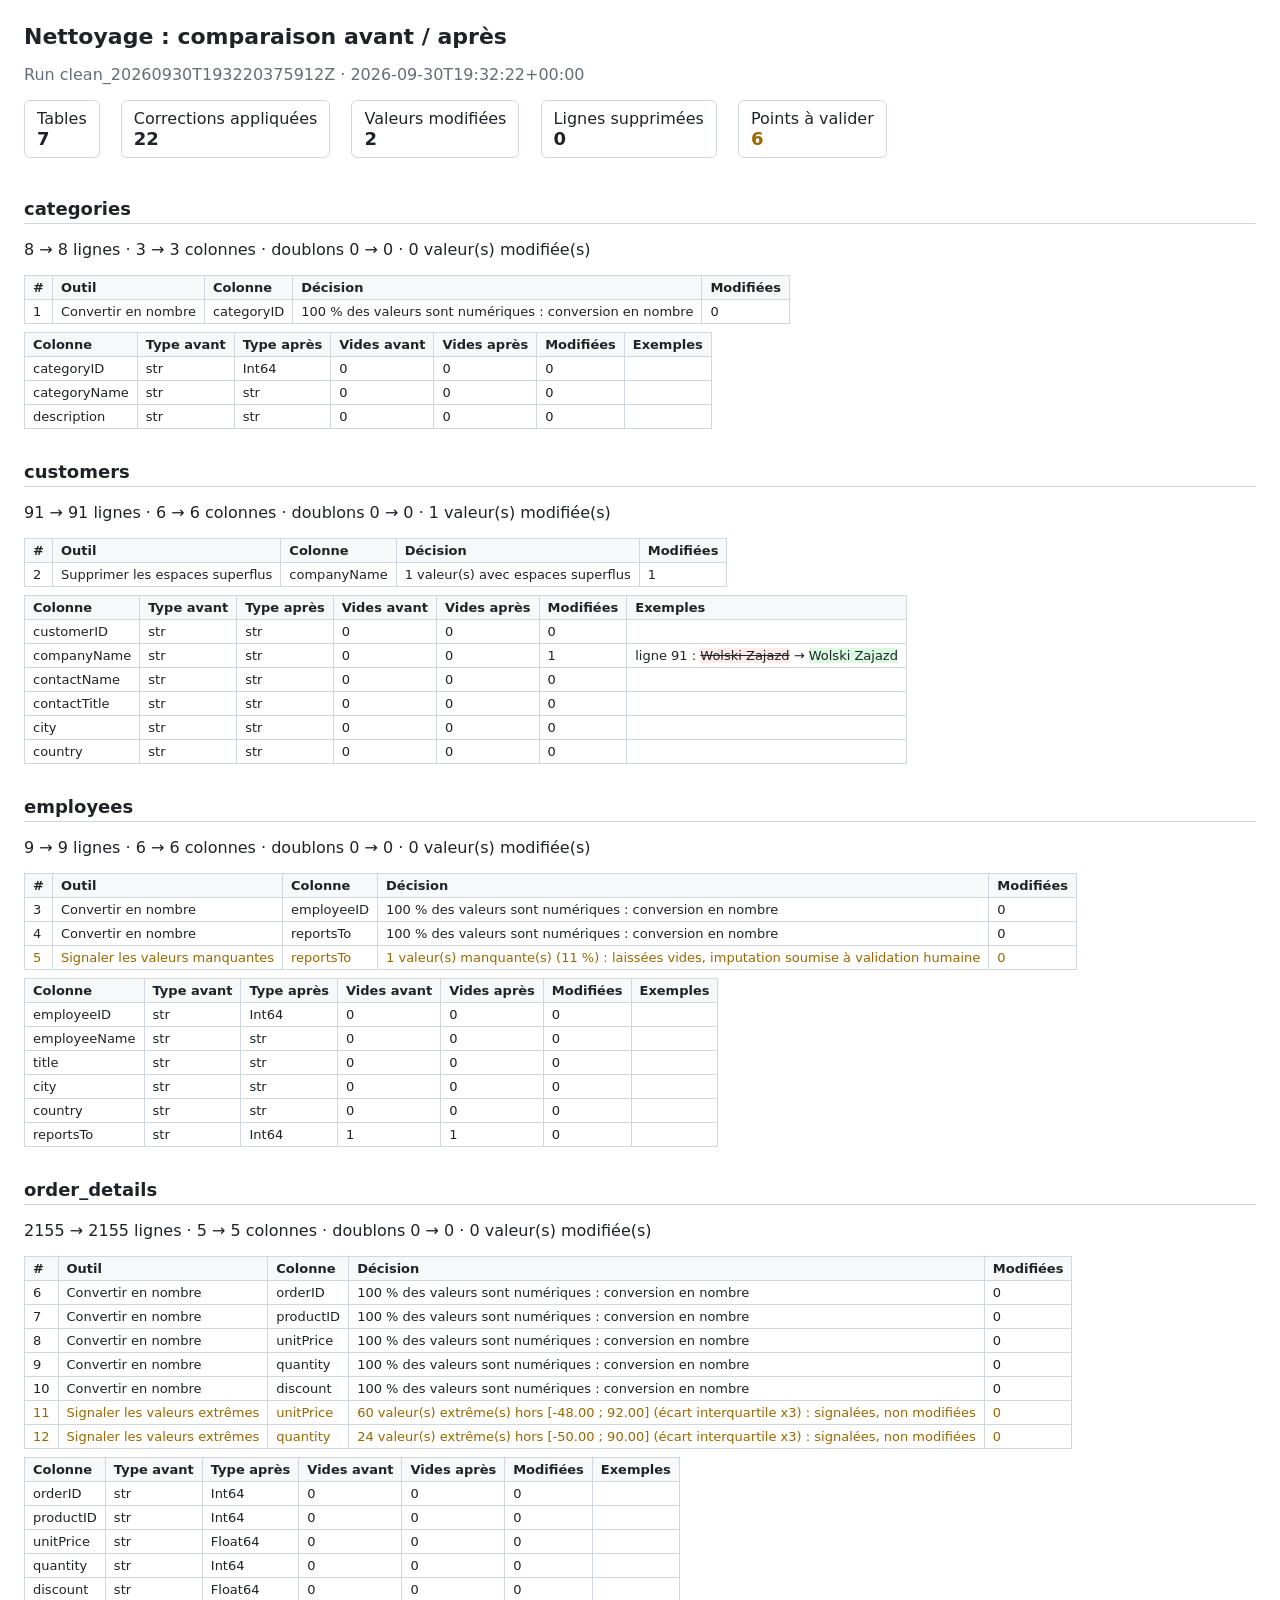
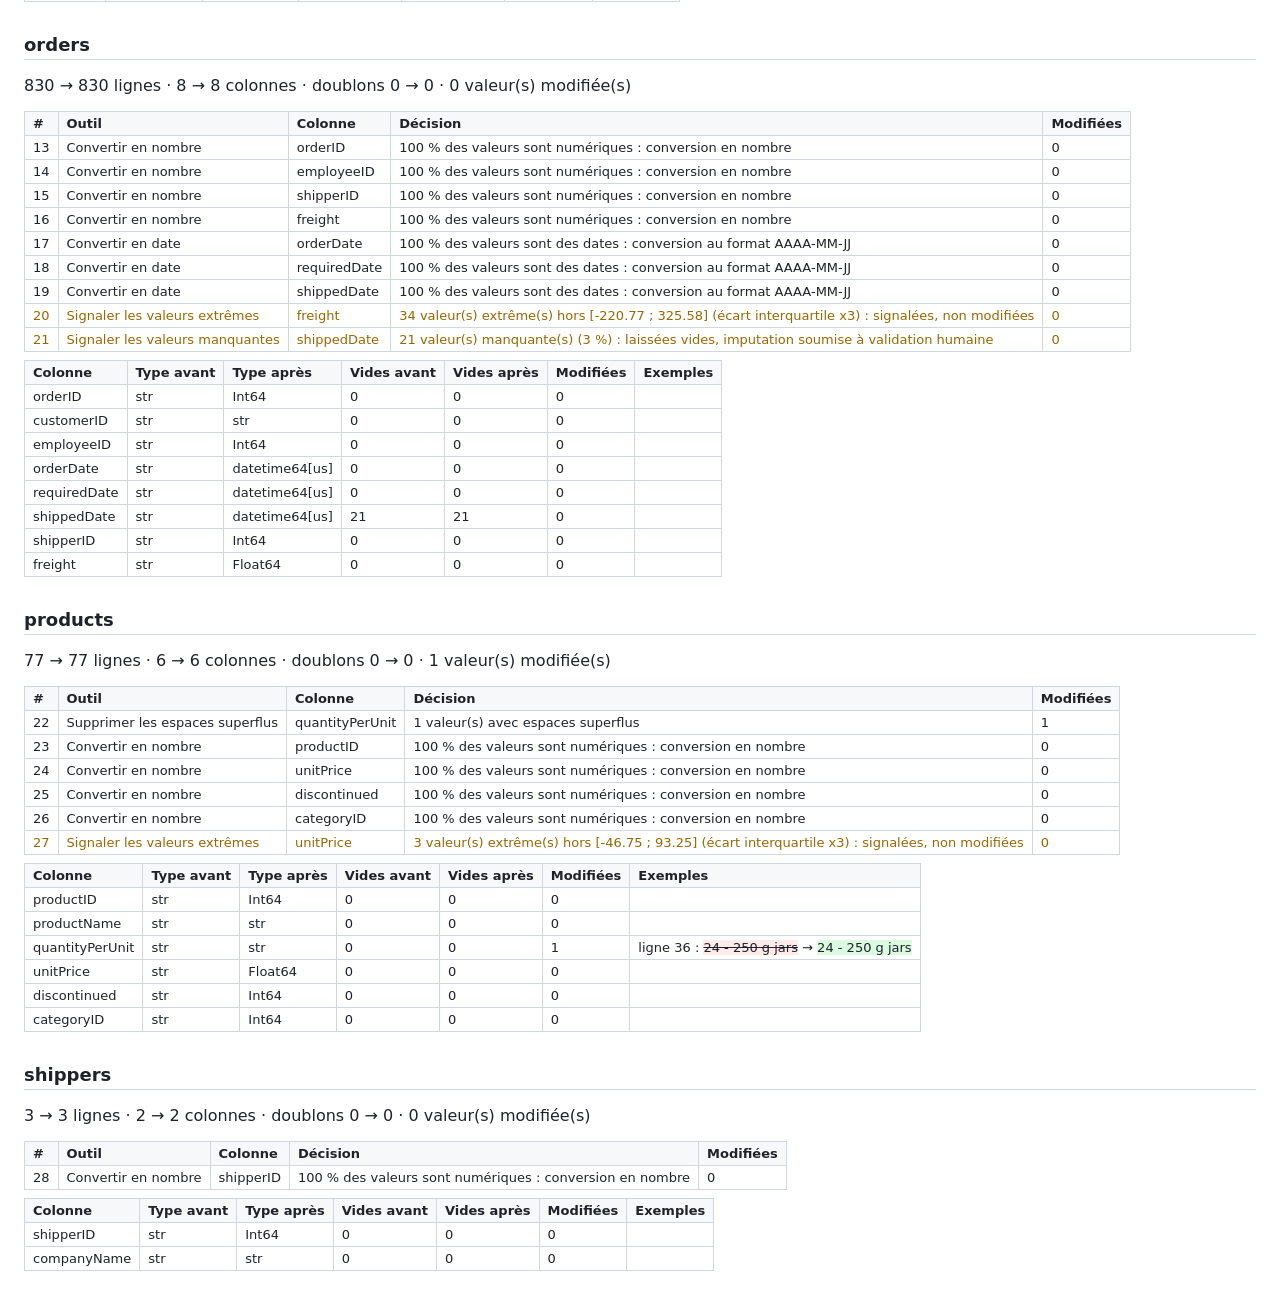
<file: history/runs/clean_20260930T193220375912Z/comparaison.html>
<!doctype html><meta charset='utf-8'><title>Comparaison clean_20260930T193220375912Z</title><style>
body{font-family:system-ui,sans-serif;margin:24px;color:#1f2328;background:#fff}
h1{font-size:22px}h2{font-size:18px;margin-top:32px;border-bottom:1px solid #d0d7de;padding-bottom:4px}
table{border-collapse:collapse;margin:8px 0;font-size:13px}th,td{border:1px solid #d0d7de;padding:4px 8px;text-align:left;vertical-align:top}
th{background:#f6f8fa}.kpi{display:inline-block;margin:0 16px 8px 0;padding:8px 12px;border:1px solid #d0d7de;border-radius:6px}
.kpi b{display:block;font-size:18px}.old{background:#ffebe9;text-decoration:line-through}.new{background:#dafbe1}
.flag{color:#9a6700}.ok{color:#1a7f37}.muted{color:#656d76}
</style>
<h1>Nettoyage : comparaison avant / après</h1><p class='muted'>Run clean_20260930T193220375912Z · 2026-09-30T19:32:22+00:00</p>
<div class='kpi'>Tables<b>7</b></div>
<div class='kpi'>Corrections appliquées<b>22</b></div>
<div class='kpi'>Valeurs modifiées<b>2</b></div>
<div class='kpi'>Lignes supprimées<b>0</b></div>
<div class='kpi'>Points à valider<b class='flag'>6</b></div>
<h2>categories</h2><p>8 → 8 lignes · 3 → 3 colonnes · doublons 0 → 0 · 0 valeur(s) modifiée(s)</p>
<table><tr><th>#</th><th>Outil</th><th>Colonne</th><th>Décision</th><th>Modifiées</th></tr>
<tr class=''><td>1</td><td>Convertir en nombre</td><td>categoryID</td><td>100 % des valeurs sont numériques : conversion en nombre</td><td>0</td></tr>
</table><table><tr><th>Colonne</th><th>Type avant</th><th>Type après</th><th>Vides avant</th><th>Vides après</th><th>Modifiées</th><th>Exemples</th></tr>
<tr><td>categoryID</td><td>str</td><td>Int64</td><td>0</td><td>0</td><td>0</td><td></td></tr>
<tr><td>categoryName</td><td>str</td><td>str</td><td>0</td><td>0</td><td>0</td><td></td></tr>
<tr><td>description</td><td>str</td><td>str</td><td>0</td><td>0</td><td>0</td><td></td></tr>
</table>
<h2>customers</h2><p>91 → 91 lignes · 6 → 6 colonnes · doublons 0 → 0 · 1 valeur(s) modifiée(s)</p>
<table><tr><th>#</th><th>Outil</th><th>Colonne</th><th>Décision</th><th>Modifiées</th></tr>
<tr class=''><td>2</td><td>Supprimer les espaces superflus</td><td>companyName</td><td>1 valeur(s) avec espaces superflus</td><td>1</td></tr>
</table><table><tr><th>Colonne</th><th>Type avant</th><th>Type après</th><th>Vides avant</th><th>Vides après</th><th>Modifiées</th><th>Exemples</th></tr>
<tr><td>customerID</td><td>str</td><td>str</td><td>0</td><td>0</td><td>0</td><td></td></tr>
<tr><td>companyName</td><td>str</td><td>str</td><td>0</td><td>0</td><td>1</td><td>ligne 91 : <span class='old'>Wolski  Zajazd</span> → <span class='new'>Wolski Zajazd</span></td></tr>
<tr><td>contactName</td><td>str</td><td>str</td><td>0</td><td>0</td><td>0</td><td></td></tr>
<tr><td>contactTitle</td><td>str</td><td>str</td><td>0</td><td>0</td><td>0</td><td></td></tr>
<tr><td>city</td><td>str</td><td>str</td><td>0</td><td>0</td><td>0</td><td></td></tr>
<tr><td>country</td><td>str</td><td>str</td><td>0</td><td>0</td><td>0</td><td></td></tr>
</table>
<h2>employees</h2><p>9 → 9 lignes · 6 → 6 colonnes · doublons 0 → 0 · 0 valeur(s) modifiée(s)</p>
<table><tr><th>#</th><th>Outil</th><th>Colonne</th><th>Décision</th><th>Modifiées</th></tr>
<tr class=''><td>3</td><td>Convertir en nombre</td><td>employeeID</td><td>100 % des valeurs sont numériques : conversion en nombre</td><td>0</td></tr>
<tr class=''><td>4</td><td>Convertir en nombre</td><td>reportsTo</td><td>100 % des valeurs sont numériques : conversion en nombre</td><td>0</td></tr>
<tr class='flag'><td>5</td><td>Signaler les valeurs manquantes</td><td>reportsTo</td><td>1 valeur(s) manquante(s) (11 %) : laissées vides, imputation soumise à validation humaine</td><td>0</td></tr>
</table><table><tr><th>Colonne</th><th>Type avant</th><th>Type après</th><th>Vides avant</th><th>Vides après</th><th>Modifiées</th><th>Exemples</th></tr>
<tr><td>employeeID</td><td>str</td><td>Int64</td><td>0</td><td>0</td><td>0</td><td></td></tr>
<tr><td>employeeName</td><td>str</td><td>str</td><td>0</td><td>0</td><td>0</td><td></td></tr>
<tr><td>title</td><td>str</td><td>str</td><td>0</td><td>0</td><td>0</td><td></td></tr>
<tr><td>city</td><td>str</td><td>str</td><td>0</td><td>0</td><td>0</td><td></td></tr>
<tr><td>country</td><td>str</td><td>str</td><td>0</td><td>0</td><td>0</td><td></td></tr>
<tr><td>reportsTo</td><td>str</td><td>Int64</td><td>1</td><td>1</td><td>0</td><td></td></tr>
</table>
<h2>order_details</h2><p>2155 → 2155 lignes · 5 → 5 colonnes · doublons 0 → 0 · 0 valeur(s) modifiée(s)</p>
<table><tr><th>#</th><th>Outil</th><th>Colonne</th><th>Décision</th><th>Modifiées</th></tr>
<tr class=''><td>6</td><td>Convertir en nombre</td><td>orderID</td><td>100 % des valeurs sont numériques : conversion en nombre</td><td>0</td></tr>
<tr class=''><td>7</td><td>Convertir en nombre</td><td>productID</td><td>100 % des valeurs sont numériques : conversion en nombre</td><td>0</td></tr>
<tr class=''><td>8</td><td>Convertir en nombre</td><td>unitPrice</td><td>100 % des valeurs sont numériques : conversion en nombre</td><td>0</td></tr>
<tr class=''><td>9</td><td>Convertir en nombre</td><td>quantity</td><td>100 % des valeurs sont numériques : conversion en nombre</td><td>0</td></tr>
<tr class=''><td>10</td><td>Convertir en nombre</td><td>discount</td><td>100 % des valeurs sont numériques : conversion en nombre</td><td>0</td></tr>
<tr class='flag'><td>11</td><td>Signaler les valeurs extrêmes</td><td>unitPrice</td><td>60 valeur(s) extrême(s) hors [-48.00 ; 92.00] (écart interquartile x3) : signalées, non modifiées</td><td>0</td></tr>
<tr class='flag'><td>12</td><td>Signaler les valeurs extrêmes</td><td>quantity</td><td>24 valeur(s) extrême(s) hors [-50.00 ; 90.00] (écart interquartile x3) : signalées, non modifiées</td><td>0</td></tr>
</table><table><tr><th>Colonne</th><th>Type avant</th><th>Type après</th><th>Vides avant</th><th>Vides après</th><th>Modifiées</th><th>Exemples</th></tr>
<tr><td>orderID</td><td>str</td><td>Int64</td><td>0</td><td>0</td><td>0</td><td></td></tr>
<tr><td>productID</td><td>str</td><td>Int64</td><td>0</td><td>0</td><td>0</td><td></td></tr>
<tr><td>unitPrice</td><td>str</td><td>Float64</td><td>0</td><td>0</td><td>0</td><td></td></tr>
<tr><td>quantity</td><td>str</td><td>Int64</td><td>0</td><td>0</td><td>0</td><td></td></tr>
<tr><td>discount</td><td>str</td><td>Float64</td><td>0</td><td>0</td><td>0</td><td></td></tr>
</table>
<h2>orders</h2><p>830 → 830 lignes · 8 → 8 colonnes · doublons 0 → 0 · 0 valeur(s) modifiée(s)</p>
<table><tr><th>#</th><th>Outil</th><th>Colonne</th><th>Décision</th><th>Modifiées</th></tr>
<tr class=''><td>13</td><td>Convertir en nombre</td><td>orderID</td><td>100 % des valeurs sont numériques : conversion en nombre</td><td>0</td></tr>
<tr class=''><td>14</td><td>Convertir en nombre</td><td>employeeID</td><td>100 % des valeurs sont numériques : conversion en nombre</td><td>0</td></tr>
<tr class=''><td>15</td><td>Convertir en nombre</td><td>shipperID</td><td>100 % des valeurs sont numériques : conversion en nombre</td><td>0</td></tr>
<tr class=''><td>16</td><td>Convertir en nombre</td><td>freight</td><td>100 % des valeurs sont numériques : conversion en nombre</td><td>0</td></tr>
<tr class=''><td>17</td><td>Convertir en date</td><td>orderDate</td><td>100 % des valeurs sont des dates : conversion au format AAAA-MM-JJ</td><td>0</td></tr>
<tr class=''><td>18</td><td>Convertir en date</td><td>requiredDate</td><td>100 % des valeurs sont des dates : conversion au format AAAA-MM-JJ</td><td>0</td></tr>
<tr class=''><td>19</td><td>Convertir en date</td><td>shippedDate</td><td>100 % des valeurs sont des dates : conversion au format AAAA-MM-JJ</td><td>0</td></tr>
<tr class='flag'><td>20</td><td>Signaler les valeurs extrêmes</td><td>freight</td><td>34 valeur(s) extrême(s) hors [-220.77 ; 325.58] (écart interquartile x3) : signalées, non modifiées</td><td>0</td></tr>
<tr class='flag'><td>21</td><td>Signaler les valeurs manquantes</td><td>shippedDate</td><td>21 valeur(s) manquante(s) (3 %) : laissées vides, imputation soumise à validation humaine</td><td>0</td></tr>
</table><table><tr><th>Colonne</th><th>Type avant</th><th>Type après</th><th>Vides avant</th><th>Vides après</th><th>Modifiées</th><th>Exemples</th></tr>
<tr><td>orderID</td><td>str</td><td>Int64</td><td>0</td><td>0</td><td>0</td><td></td></tr>
<tr><td>customerID</td><td>str</td><td>str</td><td>0</td><td>0</td><td>0</td><td></td></tr>
<tr><td>employeeID</td><td>str</td><td>Int64</td><td>0</td><td>0</td><td>0</td><td></td></tr>
<tr><td>orderDate</td><td>str</td><td>datetime64[us]</td><td>0</td><td>0</td><td>0</td><td></td></tr>
<tr><td>requiredDate</td><td>str</td><td>datetime64[us]</td><td>0</td><td>0</td><td>0</td><td></td></tr>
<tr><td>shippedDate</td><td>str</td><td>datetime64[us]</td><td>21</td><td>21</td><td>0</td><td></td></tr>
<tr><td>shipperID</td><td>str</td><td>Int64</td><td>0</td><td>0</td><td>0</td><td></td></tr>
<tr><td>freight</td><td>str</td><td>Float64</td><td>0</td><td>0</td><td>0</td><td></td></tr>
</table>
<h2>products</h2><p>77 → 77 lignes · 6 → 6 colonnes · doublons 0 → 0 · 1 valeur(s) modifiée(s)</p>
<table><tr><th>#</th><th>Outil</th><th>Colonne</th><th>Décision</th><th>Modifiées</th></tr>
<tr class=''><td>22</td><td>Supprimer les espaces superflus</td><td>quantityPerUnit</td><td>1 valeur(s) avec espaces superflus</td><td>1</td></tr>
<tr class=''><td>23</td><td>Convertir en nombre</td><td>productID</td><td>100 % des valeurs sont numériques : conversion en nombre</td><td>0</td></tr>
<tr class=''><td>24</td><td>Convertir en nombre</td><td>unitPrice</td><td>100 % des valeurs sont numériques : conversion en nombre</td><td>0</td></tr>
<tr class=''><td>25</td><td>Convertir en nombre</td><td>discontinued</td><td>100 % des valeurs sont numériques : conversion en nombre</td><td>0</td></tr>
<tr class=''><td>26</td><td>Convertir en nombre</td><td>categoryID</td><td>100 % des valeurs sont numériques : conversion en nombre</td><td>0</td></tr>
<tr class='flag'><td>27</td><td>Signaler les valeurs extrêmes</td><td>unitPrice</td><td>3 valeur(s) extrême(s) hors [-46.75 ; 93.25] (écart interquartile x3) : signalées, non modifiées</td><td>0</td></tr>
</table><table><tr><th>Colonne</th><th>Type avant</th><th>Type après</th><th>Vides avant</th><th>Vides après</th><th>Modifiées</th><th>Exemples</th></tr>
<tr><td>productID</td><td>str</td><td>Int64</td><td>0</td><td>0</td><td>0</td><td></td></tr>
<tr><td>productName</td><td>str</td><td>str</td><td>0</td><td>0</td><td>0</td><td></td></tr>
<tr><td>quantityPerUnit</td><td>str</td><td>str</td><td>0</td><td>0</td><td>1</td><td>ligne 36 : <span class='old'>24 - 250 g  jars</span> → <span class='new'>24 - 250 g jars</span></td></tr>
<tr><td>unitPrice</td><td>str</td><td>Float64</td><td>0</td><td>0</td><td>0</td><td></td></tr>
<tr><td>discontinued</td><td>str</td><td>Int64</td><td>0</td><td>0</td><td>0</td><td></td></tr>
<tr><td>categoryID</td><td>str</td><td>Int64</td><td>0</td><td>0</td><td>0</td><td></td></tr>
</table>
<h2>shippers</h2><p>3 → 3 lignes · 2 → 2 colonnes · doublons 0 → 0 · 0 valeur(s) modifiée(s)</p>
<table><tr><th>#</th><th>Outil</th><th>Colonne</th><th>Décision</th><th>Modifiées</th></tr>
<tr class=''><td>28</td><td>Convertir en nombre</td><td>shipperID</td><td>100 % des valeurs sont numériques : conversion en nombre</td><td>0</td></tr>
</table><table><tr><th>Colonne</th><th>Type avant</th><th>Type après</th><th>Vides avant</th><th>Vides après</th><th>Modifiées</th><th>Exemples</th></tr>
<tr><td>shipperID</td><td>str</td><td>Int64</td><td>0</td><td>0</td><td>0</td><td></td></tr>
<tr><td>companyName</td><td>str</td><td>str</td><td>0</td><td>0</td><td>0</td><td></td></tr>
</table>
</file>
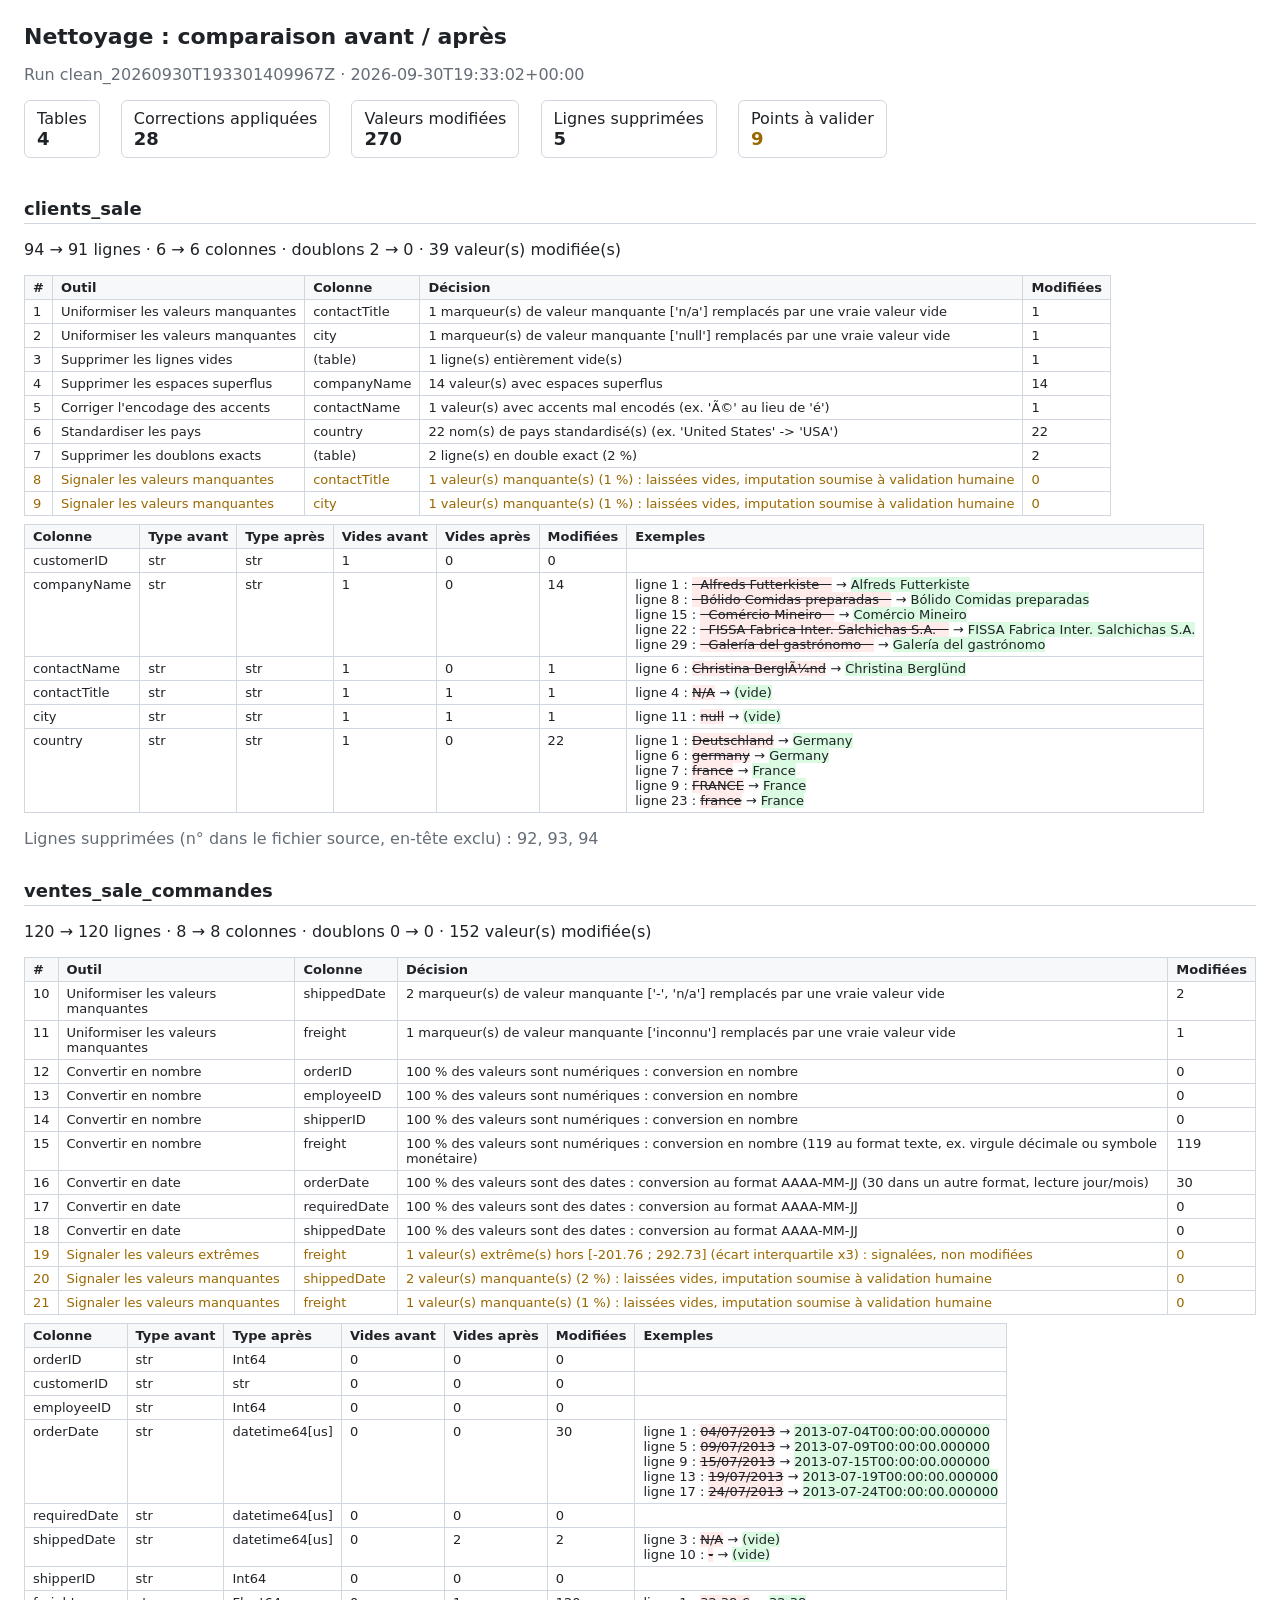
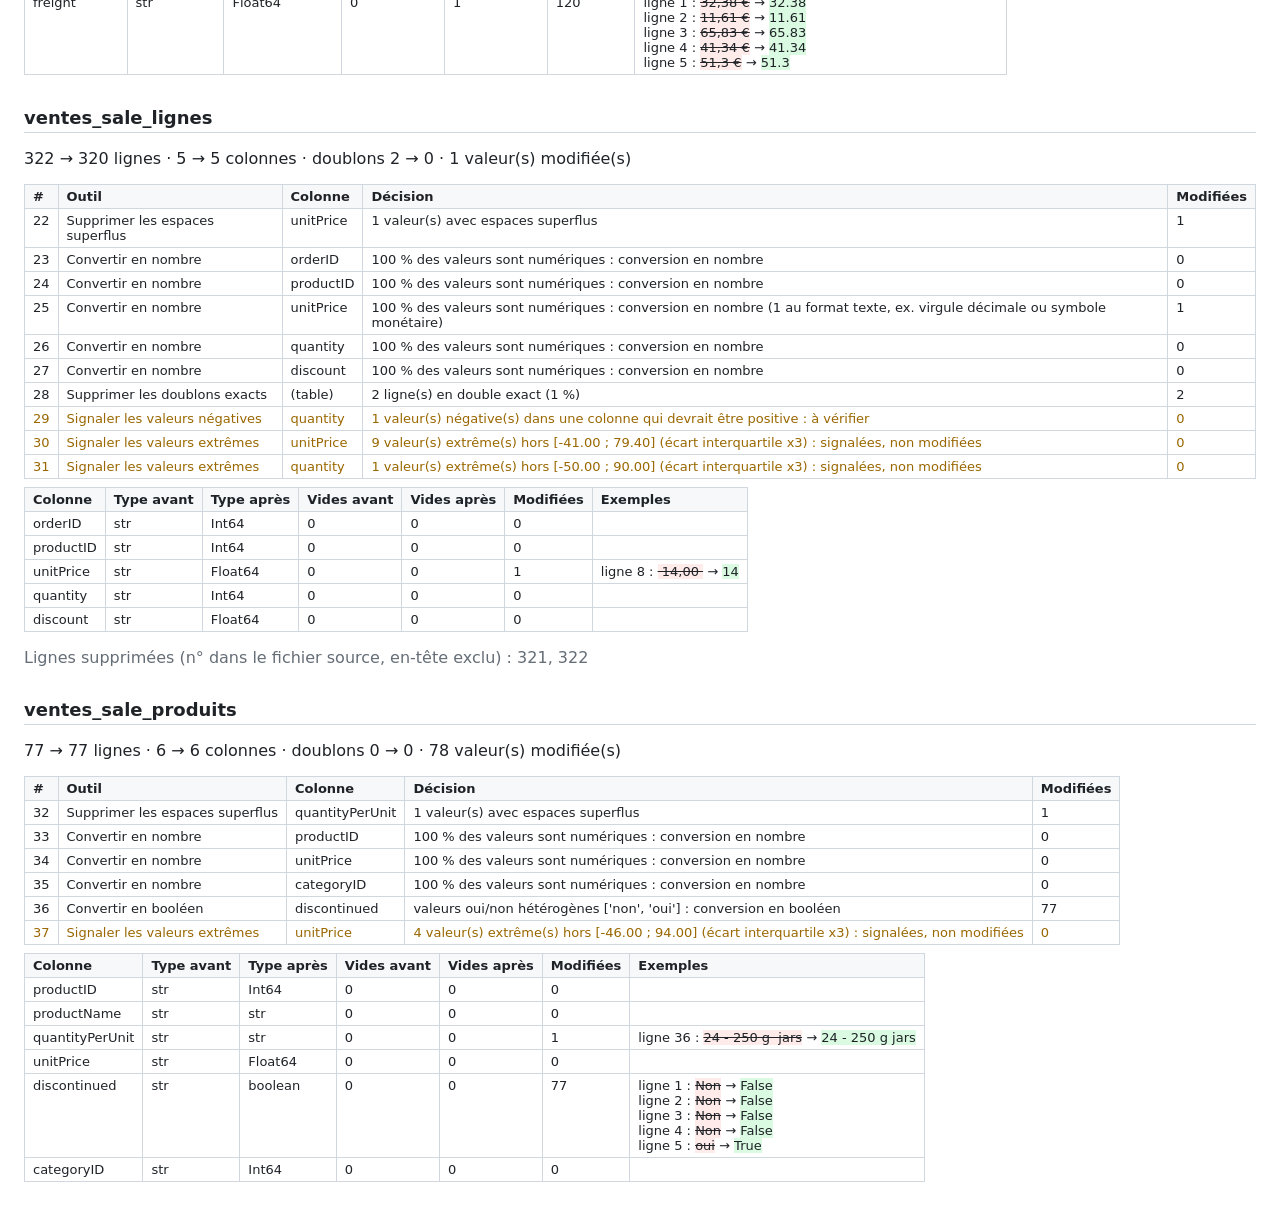
<file: history/runs/clean_20260930T193301409967Z/comparaison.html>
<!doctype html><meta charset='utf-8'><title>Comparaison clean_20260930T193301409967Z</title><style>
body{font-family:system-ui,sans-serif;margin:24px;color:#1f2328;background:#fff}
h1{font-size:22px}h2{font-size:18px;margin-top:32px;border-bottom:1px solid #d0d7de;padding-bottom:4px}
table{border-collapse:collapse;margin:8px 0;font-size:13px}th,td{border:1px solid #d0d7de;padding:4px 8px;text-align:left;vertical-align:top}
th{background:#f6f8fa}.kpi{display:inline-block;margin:0 16px 8px 0;padding:8px 12px;border:1px solid #d0d7de;border-radius:6px}
.kpi b{display:block;font-size:18px}.old{background:#ffebe9;text-decoration:line-through;white-space:pre}.new{background:#dafbe1;white-space:pre}
.flag{color:#9a6700}.ok{color:#1a7f37}.muted{color:#656d76}
</style>
<h1>Nettoyage : comparaison avant / après</h1><p class='muted'>Run clean_20260930T193301409967Z · 2026-09-30T19:33:02+00:00</p>
<div class='kpi'>Tables<b>4</b></div>
<div class='kpi'>Corrections appliquées<b>28</b></div>
<div class='kpi'>Valeurs modifiées<b>270</b></div>
<div class='kpi'>Lignes supprimées<b>5</b></div>
<div class='kpi'>Points à valider<b class='flag'>9</b></div>
<h2>clients_sale</h2><p>94 → 91 lignes · 6 → 6 colonnes · doublons 2 → 0 · 39 valeur(s) modifiée(s)</p>
<table><tr><th>#</th><th>Outil</th><th>Colonne</th><th>Décision</th><th>Modifiées</th></tr>
<tr class=''><td>1</td><td>Uniformiser les valeurs manquantes</td><td>contactTitle</td><td>1 marqueur(s) de valeur manquante [&#x27;n/a&#x27;] remplacés par une vraie valeur vide</td><td>1</td></tr>
<tr class=''><td>2</td><td>Uniformiser les valeurs manquantes</td><td>city</td><td>1 marqueur(s) de valeur manquante [&#x27;null&#x27;] remplacés par une vraie valeur vide</td><td>1</td></tr>
<tr class=''><td>3</td><td>Supprimer les lignes vides</td><td>(table)</td><td>1 ligne(s) entièrement vide(s)</td><td>1</td></tr>
<tr class=''><td>4</td><td>Supprimer les espaces superflus</td><td>companyName</td><td>14 valeur(s) avec espaces superflus</td><td>14</td></tr>
<tr class=''><td>5</td><td>Corriger l&#x27;encodage des accents</td><td>contactName</td><td>1 valeur(s) avec accents mal encodés (ex. &#x27;Ã©&#x27; au lieu de &#x27;é&#x27;)</td><td>1</td></tr>
<tr class=''><td>6</td><td>Standardiser les pays</td><td>country</td><td>22 nom(s) de pays standardisé(s) (ex. &#x27;United States&#x27; -&gt; &#x27;USA&#x27;)</td><td>22</td></tr>
<tr class=''><td>7</td><td>Supprimer les doublons exacts</td><td>(table)</td><td>2 ligne(s) en double exact (2 %)</td><td>2</td></tr>
<tr class='flag'><td>8</td><td>Signaler les valeurs manquantes</td><td>contactTitle</td><td>1 valeur(s) manquante(s) (1 %) : laissées vides, imputation soumise à validation humaine</td><td>0</td></tr>
<tr class='flag'><td>9</td><td>Signaler les valeurs manquantes</td><td>city</td><td>1 valeur(s) manquante(s) (1 %) : laissées vides, imputation soumise à validation humaine</td><td>0</td></tr>
</table><table><tr><th>Colonne</th><th>Type avant</th><th>Type après</th><th>Vides avant</th><th>Vides après</th><th>Modifiées</th><th>Exemples</th></tr>
<tr><td>customerID</td><td>str</td><td>str</td><td>1</td><td>0</td><td>0</td><td></td></tr>
<tr><td>companyName</td><td>str</td><td>str</td><td>1</td><td>0</td><td>14</td><td>ligne 1 : <span class='old'>  Alfreds Futterkiste   </span> → <span class='new'>Alfreds Futterkiste</span><br>ligne 8 : <span class='old'>  Bólido Comidas preparadas   </span> → <span class='new'>Bólido Comidas preparadas</span><br>ligne 15 : <span class='old'>  Comércio Mineiro   </span> → <span class='new'>Comércio Mineiro</span><br>ligne 22 : <span class='old'>  FISSA Fabrica Inter. Salchichas S.A.   </span> → <span class='new'>FISSA Fabrica Inter. Salchichas S.A.</span><br>ligne 29 : <span class='old'>  Galería del gastrónomo   </span> → <span class='new'>Galería del gastrónomo</span></td></tr>
<tr><td>contactName</td><td>str</td><td>str</td><td>1</td><td>0</td><td>1</td><td>ligne 6 : <span class='old'>Christina BerglÃ¼nd</span> → <span class='new'>Christina Berglünd</span></td></tr>
<tr><td>contactTitle</td><td>str</td><td>str</td><td>1</td><td>1</td><td>1</td><td>ligne 4 : <span class='old'>N/A</span> → <span class='new'>(vide)</span></td></tr>
<tr><td>city</td><td>str</td><td>str</td><td>1</td><td>1</td><td>1</td><td>ligne 11 : <span class='old'>null</span> → <span class='new'>(vide)</span></td></tr>
<tr><td>country</td><td>str</td><td>str</td><td>1</td><td>0</td><td>22</td><td>ligne 1 : <span class='old'>Deutschland</span> → <span class='new'>Germany</span><br>ligne 6 : <span class='old'>germany</span> → <span class='new'>Germany</span><br>ligne 7 : <span class='old'>france</span> → <span class='new'>France</span><br>ligne 9 : <span class='old'>FRANCE</span> → <span class='new'>France</span><br>ligne 23 : <span class='old'>france</span> → <span class='new'>France</span></td></tr>
</table>
<p class='muted'>Lignes supprimées (n° dans le fichier source, en-tête exclu) : 92, 93, 94</p>
<h2>ventes_sale_commandes</h2><p>120 → 120 lignes · 8 → 8 colonnes · doublons 0 → 0 · 152 valeur(s) modifiée(s)</p>
<table><tr><th>#</th><th>Outil</th><th>Colonne</th><th>Décision</th><th>Modifiées</th></tr>
<tr class=''><td>10</td><td>Uniformiser les valeurs manquantes</td><td>shippedDate</td><td>2 marqueur(s) de valeur manquante [&#x27;-&#x27;, &#x27;n/a&#x27;] remplacés par une vraie valeur vide</td><td>2</td></tr>
<tr class=''><td>11</td><td>Uniformiser les valeurs manquantes</td><td>freight</td><td>1 marqueur(s) de valeur manquante [&#x27;inconnu&#x27;] remplacés par une vraie valeur vide</td><td>1</td></tr>
<tr class=''><td>12</td><td>Convertir en nombre</td><td>orderID</td><td>100 % des valeurs sont numériques : conversion en nombre</td><td>0</td></tr>
<tr class=''><td>13</td><td>Convertir en nombre</td><td>employeeID</td><td>100 % des valeurs sont numériques : conversion en nombre</td><td>0</td></tr>
<tr class=''><td>14</td><td>Convertir en nombre</td><td>shipperID</td><td>100 % des valeurs sont numériques : conversion en nombre</td><td>0</td></tr>
<tr class=''><td>15</td><td>Convertir en nombre</td><td>freight</td><td>100 % des valeurs sont numériques : conversion en nombre (119 au format texte, ex. virgule décimale ou symbole monétaire)</td><td>119</td></tr>
<tr class=''><td>16</td><td>Convertir en date</td><td>orderDate</td><td>100 % des valeurs sont des dates : conversion au format AAAA-MM-JJ (30 dans un autre format, lecture jour/mois)</td><td>30</td></tr>
<tr class=''><td>17</td><td>Convertir en date</td><td>requiredDate</td><td>100 % des valeurs sont des dates : conversion au format AAAA-MM-JJ</td><td>0</td></tr>
<tr class=''><td>18</td><td>Convertir en date</td><td>shippedDate</td><td>100 % des valeurs sont des dates : conversion au format AAAA-MM-JJ</td><td>0</td></tr>
<tr class='flag'><td>19</td><td>Signaler les valeurs extrêmes</td><td>freight</td><td>1 valeur(s) extrême(s) hors [-201.76 ; 292.73] (écart interquartile x3) : signalées, non modifiées</td><td>0</td></tr>
<tr class='flag'><td>20</td><td>Signaler les valeurs manquantes</td><td>shippedDate</td><td>2 valeur(s) manquante(s) (2 %) : laissées vides, imputation soumise à validation humaine</td><td>0</td></tr>
<tr class='flag'><td>21</td><td>Signaler les valeurs manquantes</td><td>freight</td><td>1 valeur(s) manquante(s) (1 %) : laissées vides, imputation soumise à validation humaine</td><td>0</td></tr>
</table><table><tr><th>Colonne</th><th>Type avant</th><th>Type après</th><th>Vides avant</th><th>Vides après</th><th>Modifiées</th><th>Exemples</th></tr>
<tr><td>orderID</td><td>str</td><td>Int64</td><td>0</td><td>0</td><td>0</td><td></td></tr>
<tr><td>customerID</td><td>str</td><td>str</td><td>0</td><td>0</td><td>0</td><td></td></tr>
<tr><td>employeeID</td><td>str</td><td>Int64</td><td>0</td><td>0</td><td>0</td><td></td></tr>
<tr><td>orderDate</td><td>str</td><td>datetime64[us]</td><td>0</td><td>0</td><td>30</td><td>ligne 1 : <span class='old'>04/07/2013</span> → <span class='new'>2013-07-04T00:00:00.000000</span><br>ligne 5 : <span class='old'>09/07/2013</span> → <span class='new'>2013-07-09T00:00:00.000000</span><br>ligne 9 : <span class='old'>15/07/2013</span> → <span class='new'>2013-07-15T00:00:00.000000</span><br>ligne 13 : <span class='old'>19/07/2013</span> → <span class='new'>2013-07-19T00:00:00.000000</span><br>ligne 17 : <span class='old'>24/07/2013</span> → <span class='new'>2013-07-24T00:00:00.000000</span></td></tr>
<tr><td>requiredDate</td><td>str</td><td>datetime64[us]</td><td>0</td><td>0</td><td>0</td><td></td></tr>
<tr><td>shippedDate</td><td>str</td><td>datetime64[us]</td><td>0</td><td>2</td><td>2</td><td>ligne 3 : <span class='old'>N/A</span> → <span class='new'>(vide)</span><br>ligne 10 : <span class='old'>-</span> → <span class='new'>(vide)</span></td></tr>
<tr><td>shipperID</td><td>str</td><td>Int64</td><td>0</td><td>0</td><td>0</td><td></td></tr>
<tr><td>freight</td><td>str</td><td>Float64</td><td>0</td><td>1</td><td>120</td><td>ligne 1 : <span class='old'>32,38 €</span> → <span class='new'>32.38</span><br>ligne 2 : <span class='old'>11,61 €</span> → <span class='new'>11.61</span><br>ligne 3 : <span class='old'>65,83 €</span> → <span class='new'>65.83</span><br>ligne 4 : <span class='old'>41,34 €</span> → <span class='new'>41.34</span><br>ligne 5 : <span class='old'>51,3 €</span> → <span class='new'>51.3</span></td></tr>
</table>
<h2>ventes_sale_lignes</h2><p>322 → 320 lignes · 5 → 5 colonnes · doublons 2 → 0 · 1 valeur(s) modifiée(s)</p>
<table><tr><th>#</th><th>Outil</th><th>Colonne</th><th>Décision</th><th>Modifiées</th></tr>
<tr class=''><td>22</td><td>Supprimer les espaces superflus</td><td>unitPrice</td><td>1 valeur(s) avec espaces superflus</td><td>1</td></tr>
<tr class=''><td>23</td><td>Convertir en nombre</td><td>orderID</td><td>100 % des valeurs sont numériques : conversion en nombre</td><td>0</td></tr>
<tr class=''><td>24</td><td>Convertir en nombre</td><td>productID</td><td>100 % des valeurs sont numériques : conversion en nombre</td><td>0</td></tr>
<tr class=''><td>25</td><td>Convertir en nombre</td><td>unitPrice</td><td>100 % des valeurs sont numériques : conversion en nombre (1 au format texte, ex. virgule décimale ou symbole monétaire)</td><td>1</td></tr>
<tr class=''><td>26</td><td>Convertir en nombre</td><td>quantity</td><td>100 % des valeurs sont numériques : conversion en nombre</td><td>0</td></tr>
<tr class=''><td>27</td><td>Convertir en nombre</td><td>discount</td><td>100 % des valeurs sont numériques : conversion en nombre</td><td>0</td></tr>
<tr class=''><td>28</td><td>Supprimer les doublons exacts</td><td>(table)</td><td>2 ligne(s) en double exact (1 %)</td><td>2</td></tr>
<tr class='flag'><td>29</td><td>Signaler les valeurs négatives</td><td>quantity</td><td>1 valeur(s) négative(s) dans une colonne qui devrait être positive : à vérifier</td><td>0</td></tr>
<tr class='flag'><td>30</td><td>Signaler les valeurs extrêmes</td><td>unitPrice</td><td>9 valeur(s) extrême(s) hors [-41.00 ; 79.40] (écart interquartile x3) : signalées, non modifiées</td><td>0</td></tr>
<tr class='flag'><td>31</td><td>Signaler les valeurs extrêmes</td><td>quantity</td><td>1 valeur(s) extrême(s) hors [-50.00 ; 90.00] (écart interquartile x3) : signalées, non modifiées</td><td>0</td></tr>
</table><table><tr><th>Colonne</th><th>Type avant</th><th>Type après</th><th>Vides avant</th><th>Vides après</th><th>Modifiées</th><th>Exemples</th></tr>
<tr><td>orderID</td><td>str</td><td>Int64</td><td>0</td><td>0</td><td>0</td><td></td></tr>
<tr><td>productID</td><td>str</td><td>Int64</td><td>0</td><td>0</td><td>0</td><td></td></tr>
<tr><td>unitPrice</td><td>str</td><td>Float64</td><td>0</td><td>0</td><td>1</td><td>ligne 8 : <span class='old'> 14,00 </span> → <span class='new'>14</span></td></tr>
<tr><td>quantity</td><td>str</td><td>Int64</td><td>0</td><td>0</td><td>0</td><td></td></tr>
<tr><td>discount</td><td>str</td><td>Float64</td><td>0</td><td>0</td><td>0</td><td></td></tr>
</table>
<p class='muted'>Lignes supprimées (n° dans le fichier source, en-tête exclu) : 321, 322</p>
<h2>ventes_sale_produits</h2><p>77 → 77 lignes · 6 → 6 colonnes · doublons 0 → 0 · 78 valeur(s) modifiée(s)</p>
<table><tr><th>#</th><th>Outil</th><th>Colonne</th><th>Décision</th><th>Modifiées</th></tr>
<tr class=''><td>32</td><td>Supprimer les espaces superflus</td><td>quantityPerUnit</td><td>1 valeur(s) avec espaces superflus</td><td>1</td></tr>
<tr class=''><td>33</td><td>Convertir en nombre</td><td>productID</td><td>100 % des valeurs sont numériques : conversion en nombre</td><td>0</td></tr>
<tr class=''><td>34</td><td>Convertir en nombre</td><td>unitPrice</td><td>100 % des valeurs sont numériques : conversion en nombre</td><td>0</td></tr>
<tr class=''><td>35</td><td>Convertir en nombre</td><td>categoryID</td><td>100 % des valeurs sont numériques : conversion en nombre</td><td>0</td></tr>
<tr class=''><td>36</td><td>Convertir en booléen</td><td>discontinued</td><td>valeurs oui/non hétérogènes [&#x27;non&#x27;, &#x27;oui&#x27;] : conversion en booléen</td><td>77</td></tr>
<tr class='flag'><td>37</td><td>Signaler les valeurs extrêmes</td><td>unitPrice</td><td>4 valeur(s) extrême(s) hors [-46.00 ; 94.00] (écart interquartile x3) : signalées, non modifiées</td><td>0</td></tr>
</table><table><tr><th>Colonne</th><th>Type avant</th><th>Type après</th><th>Vides avant</th><th>Vides après</th><th>Modifiées</th><th>Exemples</th></tr>
<tr><td>productID</td><td>str</td><td>Int64</td><td>0</td><td>0</td><td>0</td><td></td></tr>
<tr><td>productName</td><td>str</td><td>str</td><td>0</td><td>0</td><td>0</td><td></td></tr>
<tr><td>quantityPerUnit</td><td>str</td><td>str</td><td>0</td><td>0</td><td>1</td><td>ligne 36 : <span class='old'>24 - 250 g  jars</span> → <span class='new'>24 - 250 g jars</span></td></tr>
<tr><td>unitPrice</td><td>str</td><td>Float64</td><td>0</td><td>0</td><td>0</td><td></td></tr>
<tr><td>discontinued</td><td>str</td><td>boolean</td><td>0</td><td>0</td><td>77</td><td>ligne 1 : <span class='old'>Non</span> → <span class='new'>False</span><br>ligne 2 : <span class='old'>Non</span> → <span class='new'>False</span><br>ligne 3 : <span class='old'>Non</span> → <span class='new'>False</span><br>ligne 4 : <span class='old'>Non</span> → <span class='new'>False</span><br>ligne 5 : <span class='old'>oui</span> → <span class='new'>True</span></td></tr>
<tr><td>categoryID</td><td>str</td><td>Int64</td><td>0</td><td>0</td><td>0</td><td></td></tr>
</table>
</file>
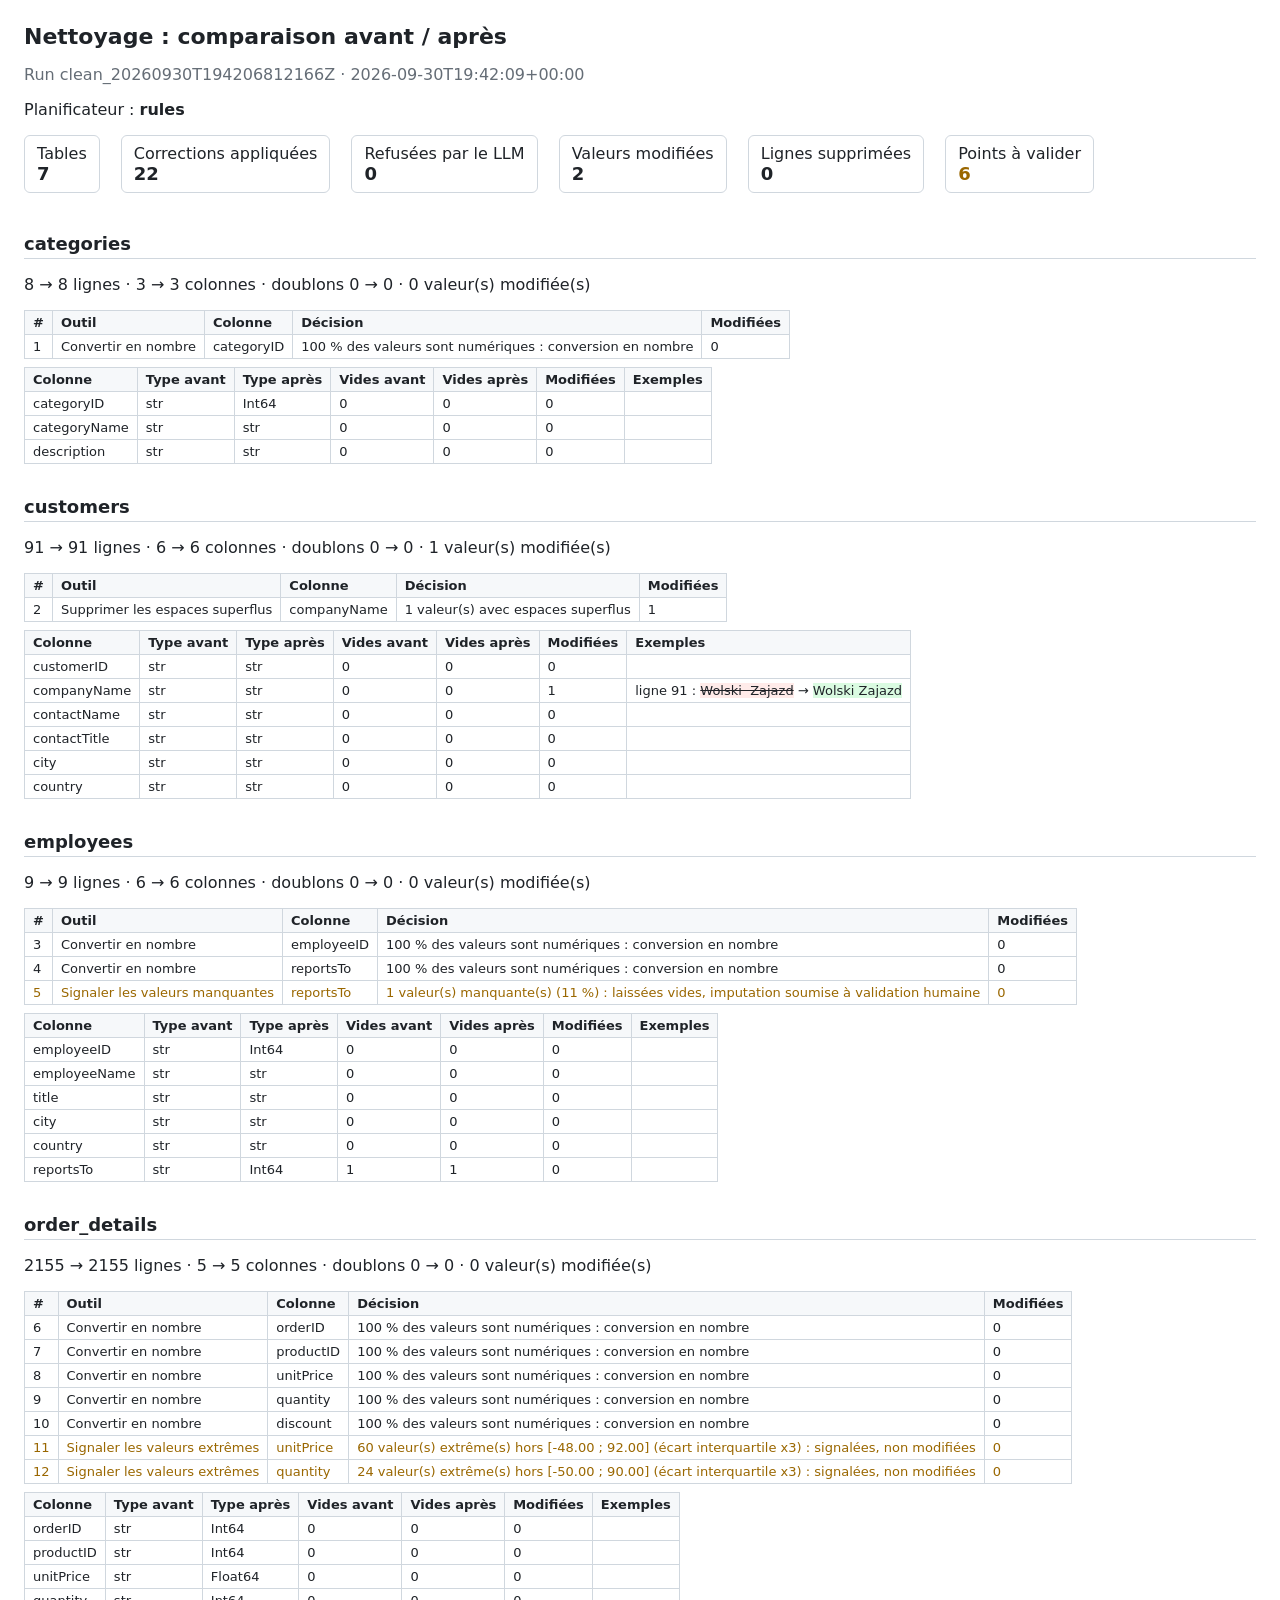
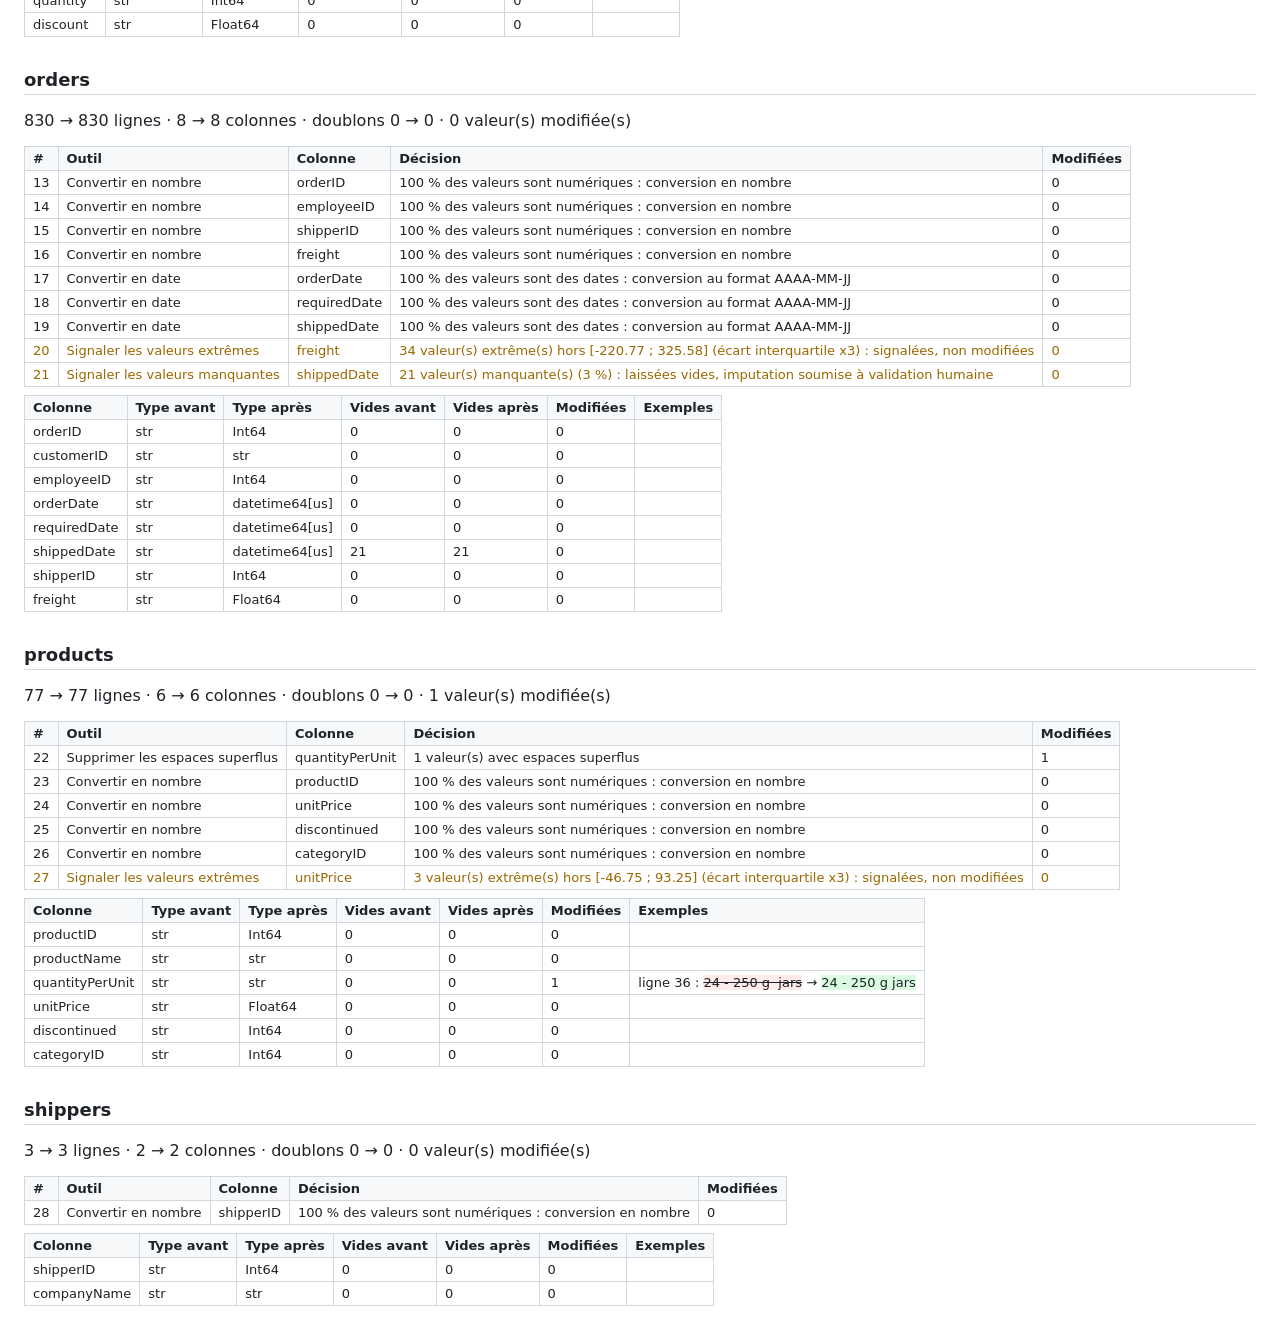
<file: history/runs/clean_20260930T194206812166Z/comparaison.html>
<!doctype html><meta charset='utf-8'><title>Comparaison clean_20260930T194206812166Z</title><style>
body{font-family:system-ui,sans-serif;margin:24px;color:#1f2328;background:#fff}
h1{font-size:22px}h2{font-size:18px;margin-top:32px;border-bottom:1px solid #d0d7de;padding-bottom:4px}
table{border-collapse:collapse;margin:8px 0;font-size:13px}th,td{border:1px solid #d0d7de;padding:4px 8px;text-align:left;vertical-align:top}
th{background:#f6f8fa}.kpi{display:inline-block;margin:0 16px 8px 0;padding:8px 12px;border:1px solid #d0d7de;border-radius:6px}
.kpi b{display:block;font-size:18px}.old{background:#ffebe9;text-decoration:line-through;white-space:pre}.new{background:#dafbe1;white-space:pre}
.flag{color:#9a6700}.rejected{color:#cf222e}.llm{background:#f6f8fa;border-left:4px solid #8250df;padding:8px 12px;margin:8px 0}.ok{color:#1a7f37}.muted{color:#656d76}
</style>
<h1>Nettoyage : comparaison avant / après</h1><p class='muted'>Run clean_20260930T194206812166Z · 2026-09-30T19:42:09+00:00</p>
<p>Planificateur : <b>rules</b></p>
<div class='kpi'>Tables<b>7</b></div>
<div class='kpi'>Corrections appliquées<b>22</b></div>
<div class='kpi'>Refusées par le LLM<b>0</b></div>
<div class='kpi'>Valeurs modifiées<b>2</b></div>
<div class='kpi'>Lignes supprimées<b>0</b></div>
<div class='kpi'>Points à valider<b class='flag'>6</b></div>
<h2>categories</h2><p>8 → 8 lignes · 3 → 3 colonnes · doublons 0 → 0 · 0 valeur(s) modifiée(s)</p>
<table><tr><th>#</th><th>Outil</th><th>Colonne</th><th>Décision</th><th>Modifiées</th></tr>
<tr class=''><td>1</td><td>Convertir en nombre</td><td>categoryID</td><td>100 % des valeurs sont numériques : conversion en nombre</td><td>0</td></tr>
</table><table><tr><th>Colonne</th><th>Type avant</th><th>Type après</th><th>Vides avant</th><th>Vides après</th><th>Modifiées</th><th>Exemples</th></tr>
<tr><td>categoryID</td><td>str</td><td>Int64</td><td>0</td><td>0</td><td>0</td><td></td></tr>
<tr><td>categoryName</td><td>str</td><td>str</td><td>0</td><td>0</td><td>0</td><td></td></tr>
<tr><td>description</td><td>str</td><td>str</td><td>0</td><td>0</td><td>0</td><td></td></tr>
</table>
<h2>customers</h2><p>91 → 91 lignes · 6 → 6 colonnes · doublons 0 → 0 · 1 valeur(s) modifiée(s)</p>
<table><tr><th>#</th><th>Outil</th><th>Colonne</th><th>Décision</th><th>Modifiées</th></tr>
<tr class=''><td>2</td><td>Supprimer les espaces superflus</td><td>companyName</td><td>1 valeur(s) avec espaces superflus</td><td>1</td></tr>
</table><table><tr><th>Colonne</th><th>Type avant</th><th>Type après</th><th>Vides avant</th><th>Vides après</th><th>Modifiées</th><th>Exemples</th></tr>
<tr><td>customerID</td><td>str</td><td>str</td><td>0</td><td>0</td><td>0</td><td></td></tr>
<tr><td>companyName</td><td>str</td><td>str</td><td>0</td><td>0</td><td>1</td><td>ligne 91 : <span class='old'>Wolski  Zajazd</span> → <span class='new'>Wolski Zajazd</span></td></tr>
<tr><td>contactName</td><td>str</td><td>str</td><td>0</td><td>0</td><td>0</td><td></td></tr>
<tr><td>contactTitle</td><td>str</td><td>str</td><td>0</td><td>0</td><td>0</td><td></td></tr>
<tr><td>city</td><td>str</td><td>str</td><td>0</td><td>0</td><td>0</td><td></td></tr>
<tr><td>country</td><td>str</td><td>str</td><td>0</td><td>0</td><td>0</td><td></td></tr>
</table>
<h2>employees</h2><p>9 → 9 lignes · 6 → 6 colonnes · doublons 0 → 0 · 0 valeur(s) modifiée(s)</p>
<table><tr><th>#</th><th>Outil</th><th>Colonne</th><th>Décision</th><th>Modifiées</th></tr>
<tr class=''><td>3</td><td>Convertir en nombre</td><td>employeeID</td><td>100 % des valeurs sont numériques : conversion en nombre</td><td>0</td></tr>
<tr class=''><td>4</td><td>Convertir en nombre</td><td>reportsTo</td><td>100 % des valeurs sont numériques : conversion en nombre</td><td>0</td></tr>
<tr class='flag'><td>5</td><td>Signaler les valeurs manquantes</td><td>reportsTo</td><td>1 valeur(s) manquante(s) (11 %) : laissées vides, imputation soumise à validation humaine</td><td>0</td></tr>
</table><table><tr><th>Colonne</th><th>Type avant</th><th>Type après</th><th>Vides avant</th><th>Vides après</th><th>Modifiées</th><th>Exemples</th></tr>
<tr><td>employeeID</td><td>str</td><td>Int64</td><td>0</td><td>0</td><td>0</td><td></td></tr>
<tr><td>employeeName</td><td>str</td><td>str</td><td>0</td><td>0</td><td>0</td><td></td></tr>
<tr><td>title</td><td>str</td><td>str</td><td>0</td><td>0</td><td>0</td><td></td></tr>
<tr><td>city</td><td>str</td><td>str</td><td>0</td><td>0</td><td>0</td><td></td></tr>
<tr><td>country</td><td>str</td><td>str</td><td>0</td><td>0</td><td>0</td><td></td></tr>
<tr><td>reportsTo</td><td>str</td><td>Int64</td><td>1</td><td>1</td><td>0</td><td></td></tr>
</table>
<h2>order_details</h2><p>2155 → 2155 lignes · 5 → 5 colonnes · doublons 0 → 0 · 0 valeur(s) modifiée(s)</p>
<table><tr><th>#</th><th>Outil</th><th>Colonne</th><th>Décision</th><th>Modifiées</th></tr>
<tr class=''><td>6</td><td>Convertir en nombre</td><td>orderID</td><td>100 % des valeurs sont numériques : conversion en nombre</td><td>0</td></tr>
<tr class=''><td>7</td><td>Convertir en nombre</td><td>productID</td><td>100 % des valeurs sont numériques : conversion en nombre</td><td>0</td></tr>
<tr class=''><td>8</td><td>Convertir en nombre</td><td>unitPrice</td><td>100 % des valeurs sont numériques : conversion en nombre</td><td>0</td></tr>
<tr class=''><td>9</td><td>Convertir en nombre</td><td>quantity</td><td>100 % des valeurs sont numériques : conversion en nombre</td><td>0</td></tr>
<tr class=''><td>10</td><td>Convertir en nombre</td><td>discount</td><td>100 % des valeurs sont numériques : conversion en nombre</td><td>0</td></tr>
<tr class='flag'><td>11</td><td>Signaler les valeurs extrêmes</td><td>unitPrice</td><td>60 valeur(s) extrême(s) hors [-48.00 ; 92.00] (écart interquartile x3) : signalées, non modifiées</td><td>0</td></tr>
<tr class='flag'><td>12</td><td>Signaler les valeurs extrêmes</td><td>quantity</td><td>24 valeur(s) extrême(s) hors [-50.00 ; 90.00] (écart interquartile x3) : signalées, non modifiées</td><td>0</td></tr>
</table><table><tr><th>Colonne</th><th>Type avant</th><th>Type après</th><th>Vides avant</th><th>Vides après</th><th>Modifiées</th><th>Exemples</th></tr>
<tr><td>orderID</td><td>str</td><td>Int64</td><td>0</td><td>0</td><td>0</td><td></td></tr>
<tr><td>productID</td><td>str</td><td>Int64</td><td>0</td><td>0</td><td>0</td><td></td></tr>
<tr><td>unitPrice</td><td>str</td><td>Float64</td><td>0</td><td>0</td><td>0</td><td></td></tr>
<tr><td>quantity</td><td>str</td><td>Int64</td><td>0</td><td>0</td><td>0</td><td></td></tr>
<tr><td>discount</td><td>str</td><td>Float64</td><td>0</td><td>0</td><td>0</td><td></td></tr>
</table>
<h2>orders</h2><p>830 → 830 lignes · 8 → 8 colonnes · doublons 0 → 0 · 0 valeur(s) modifiée(s)</p>
<table><tr><th>#</th><th>Outil</th><th>Colonne</th><th>Décision</th><th>Modifiées</th></tr>
<tr class=''><td>13</td><td>Convertir en nombre</td><td>orderID</td><td>100 % des valeurs sont numériques : conversion en nombre</td><td>0</td></tr>
<tr class=''><td>14</td><td>Convertir en nombre</td><td>employeeID</td><td>100 % des valeurs sont numériques : conversion en nombre</td><td>0</td></tr>
<tr class=''><td>15</td><td>Convertir en nombre</td><td>shipperID</td><td>100 % des valeurs sont numériques : conversion en nombre</td><td>0</td></tr>
<tr class=''><td>16</td><td>Convertir en nombre</td><td>freight</td><td>100 % des valeurs sont numériques : conversion en nombre</td><td>0</td></tr>
<tr class=''><td>17</td><td>Convertir en date</td><td>orderDate</td><td>100 % des valeurs sont des dates : conversion au format AAAA-MM-JJ</td><td>0</td></tr>
<tr class=''><td>18</td><td>Convertir en date</td><td>requiredDate</td><td>100 % des valeurs sont des dates : conversion au format AAAA-MM-JJ</td><td>0</td></tr>
<tr class=''><td>19</td><td>Convertir en date</td><td>shippedDate</td><td>100 % des valeurs sont des dates : conversion au format AAAA-MM-JJ</td><td>0</td></tr>
<tr class='flag'><td>20</td><td>Signaler les valeurs extrêmes</td><td>freight</td><td>34 valeur(s) extrême(s) hors [-220.77 ; 325.58] (écart interquartile x3) : signalées, non modifiées</td><td>0</td></tr>
<tr class='flag'><td>21</td><td>Signaler les valeurs manquantes</td><td>shippedDate</td><td>21 valeur(s) manquante(s) (3 %) : laissées vides, imputation soumise à validation humaine</td><td>0</td></tr>
</table><table><tr><th>Colonne</th><th>Type avant</th><th>Type après</th><th>Vides avant</th><th>Vides après</th><th>Modifiées</th><th>Exemples</th></tr>
<tr><td>orderID</td><td>str</td><td>Int64</td><td>0</td><td>0</td><td>0</td><td></td></tr>
<tr><td>customerID</td><td>str</td><td>str</td><td>0</td><td>0</td><td>0</td><td></td></tr>
<tr><td>employeeID</td><td>str</td><td>Int64</td><td>0</td><td>0</td><td>0</td><td></td></tr>
<tr><td>orderDate</td><td>str</td><td>datetime64[us]</td><td>0</td><td>0</td><td>0</td><td></td></tr>
<tr><td>requiredDate</td><td>str</td><td>datetime64[us]</td><td>0</td><td>0</td><td>0</td><td></td></tr>
<tr><td>shippedDate</td><td>str</td><td>datetime64[us]</td><td>21</td><td>21</td><td>0</td><td></td></tr>
<tr><td>shipperID</td><td>str</td><td>Int64</td><td>0</td><td>0</td><td>0</td><td></td></tr>
<tr><td>freight</td><td>str</td><td>Float64</td><td>0</td><td>0</td><td>0</td><td></td></tr>
</table>
<h2>products</h2><p>77 → 77 lignes · 6 → 6 colonnes · doublons 0 → 0 · 1 valeur(s) modifiée(s)</p>
<table><tr><th>#</th><th>Outil</th><th>Colonne</th><th>Décision</th><th>Modifiées</th></tr>
<tr class=''><td>22</td><td>Supprimer les espaces superflus</td><td>quantityPerUnit</td><td>1 valeur(s) avec espaces superflus</td><td>1</td></tr>
<tr class=''><td>23</td><td>Convertir en nombre</td><td>productID</td><td>100 % des valeurs sont numériques : conversion en nombre</td><td>0</td></tr>
<tr class=''><td>24</td><td>Convertir en nombre</td><td>unitPrice</td><td>100 % des valeurs sont numériques : conversion en nombre</td><td>0</td></tr>
<tr class=''><td>25</td><td>Convertir en nombre</td><td>discontinued</td><td>100 % des valeurs sont numériques : conversion en nombre</td><td>0</td></tr>
<tr class=''><td>26</td><td>Convertir en nombre</td><td>categoryID</td><td>100 % des valeurs sont numériques : conversion en nombre</td><td>0</td></tr>
<tr class='flag'><td>27</td><td>Signaler les valeurs extrêmes</td><td>unitPrice</td><td>3 valeur(s) extrême(s) hors [-46.75 ; 93.25] (écart interquartile x3) : signalées, non modifiées</td><td>0</td></tr>
</table><table><tr><th>Colonne</th><th>Type avant</th><th>Type après</th><th>Vides avant</th><th>Vides après</th><th>Modifiées</th><th>Exemples</th></tr>
<tr><td>productID</td><td>str</td><td>Int64</td><td>0</td><td>0</td><td>0</td><td></td></tr>
<tr><td>productName</td><td>str</td><td>str</td><td>0</td><td>0</td><td>0</td><td></td></tr>
<tr><td>quantityPerUnit</td><td>str</td><td>str</td><td>0</td><td>0</td><td>1</td><td>ligne 36 : <span class='old'>24 - 250 g  jars</span> → <span class='new'>24 - 250 g jars</span></td></tr>
<tr><td>unitPrice</td><td>str</td><td>Float64</td><td>0</td><td>0</td><td>0</td><td></td></tr>
<tr><td>discontinued</td><td>str</td><td>Int64</td><td>0</td><td>0</td><td>0</td><td></td></tr>
<tr><td>categoryID</td><td>str</td><td>Int64</td><td>0</td><td>0</td><td>0</td><td></td></tr>
</table>
<h2>shippers</h2><p>3 → 3 lignes · 2 → 2 colonnes · doublons 0 → 0 · 0 valeur(s) modifiée(s)</p>
<table><tr><th>#</th><th>Outil</th><th>Colonne</th><th>Décision</th><th>Modifiées</th></tr>
<tr class=''><td>28</td><td>Convertir en nombre</td><td>shipperID</td><td>100 % des valeurs sont numériques : conversion en nombre</td><td>0</td></tr>
</table><table><tr><th>Colonne</th><th>Type avant</th><th>Type après</th><th>Vides avant</th><th>Vides après</th><th>Modifiées</th><th>Exemples</th></tr>
<tr><td>shipperID</td><td>str</td><td>Int64</td><td>0</td><td>0</td><td>0</td><td></td></tr>
<tr><td>companyName</td><td>str</td><td>str</td><td>0</td><td>0</td><td>0</td><td></td></tr>
</table>
</file>
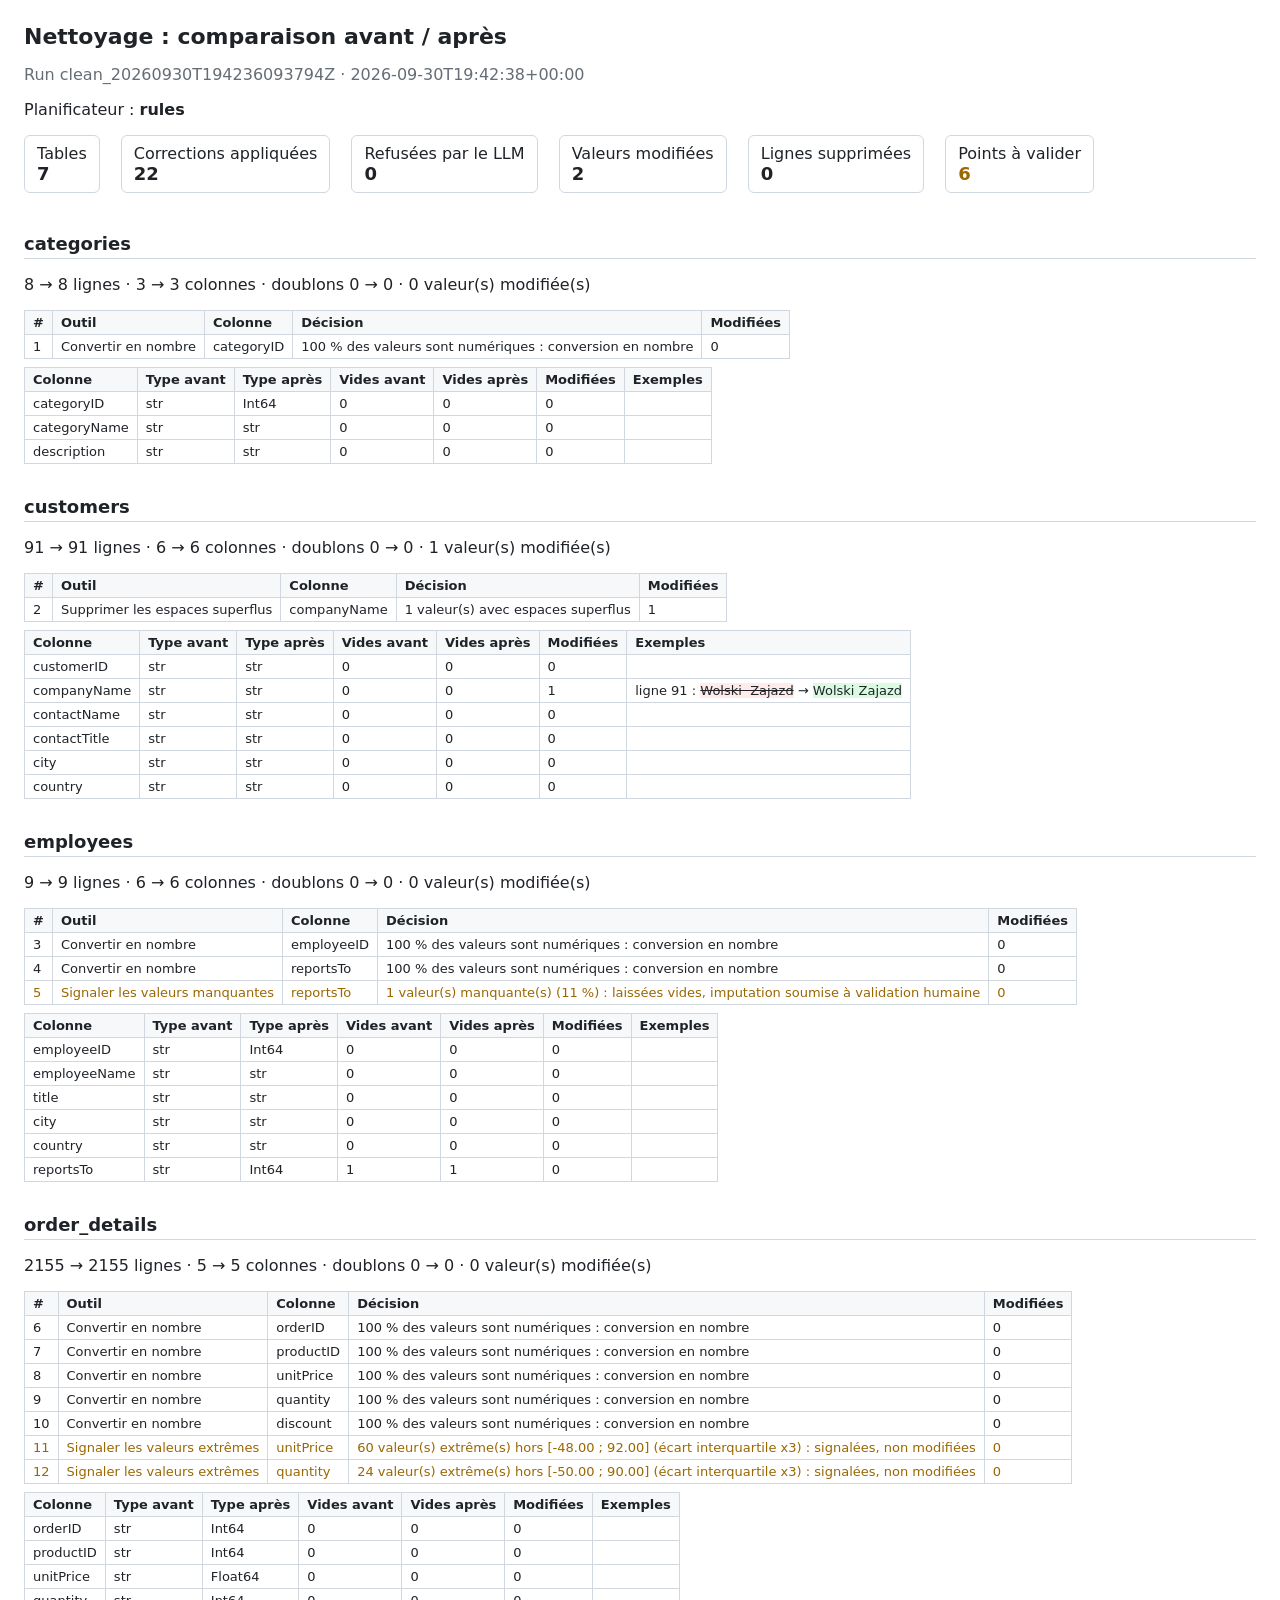
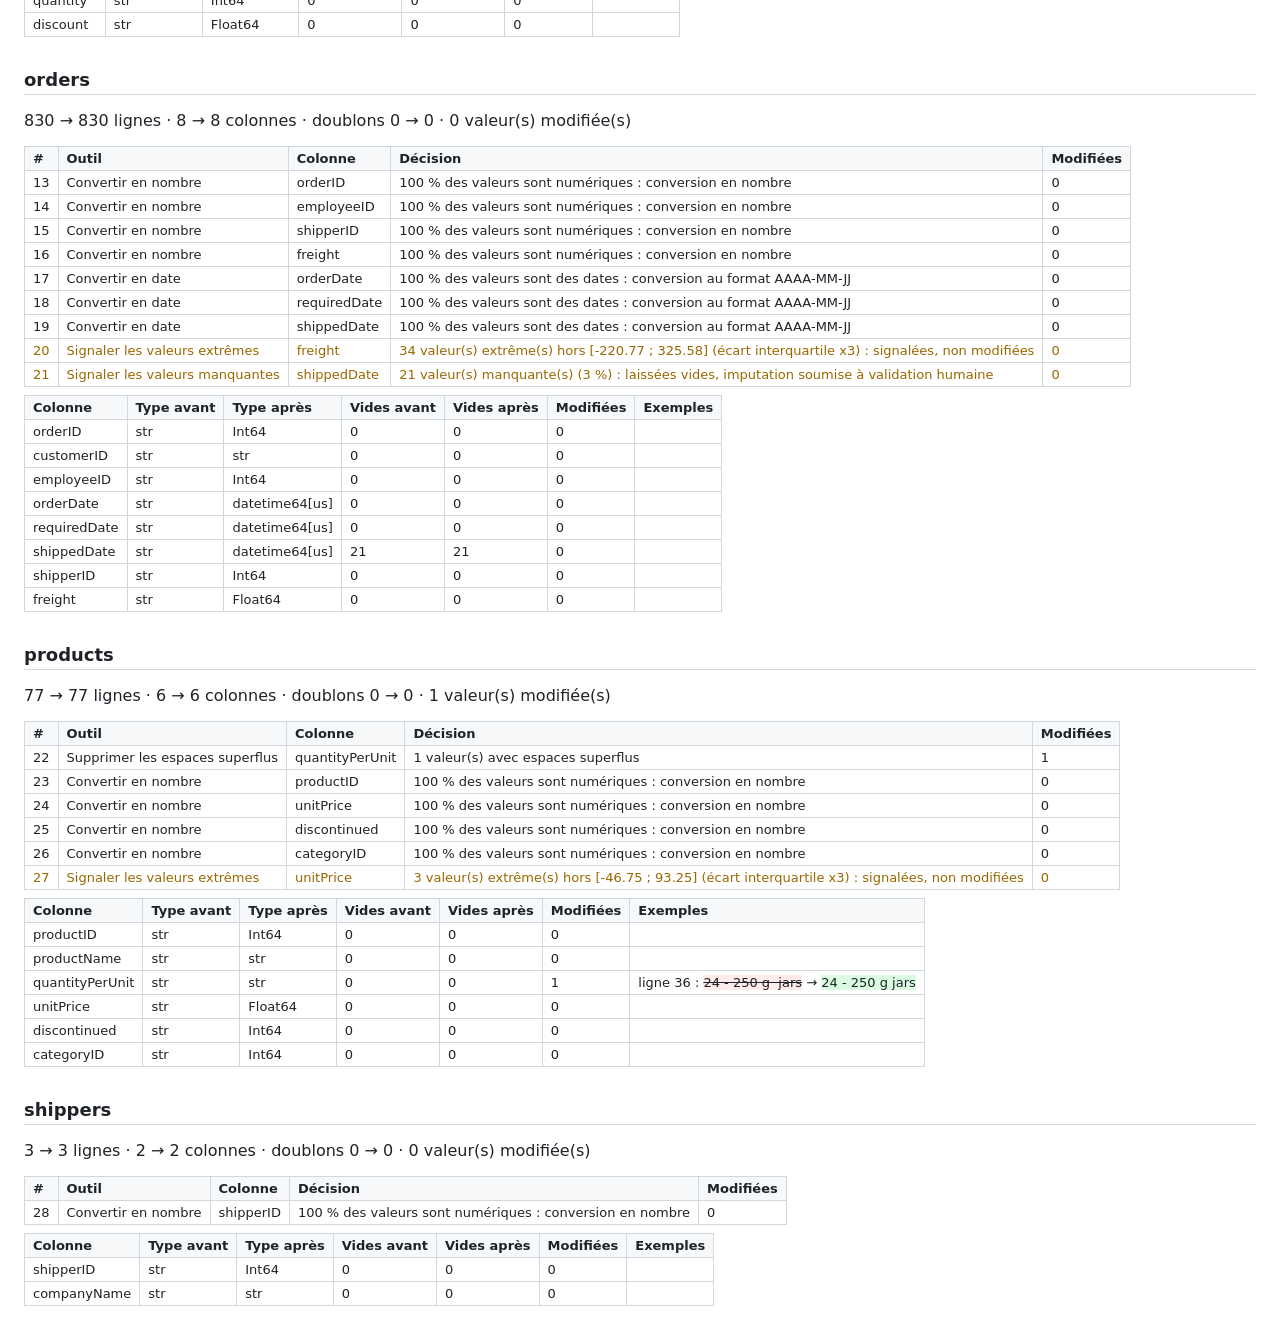
<file: history/runs/clean_20260930T194236093794Z/comparaison.html>
<!doctype html><meta charset='utf-8'><title>Comparaison clean_20260930T194236093794Z</title><style>
body{font-family:system-ui,sans-serif;margin:24px;color:#1f2328;background:#fff}
h1{font-size:22px}h2{font-size:18px;margin-top:32px;border-bottom:1px solid #d0d7de;padding-bottom:4px}
table{border-collapse:collapse;margin:8px 0;font-size:13px}th,td{border:1px solid #d0d7de;padding:4px 8px;text-align:left;vertical-align:top}
th{background:#f6f8fa}.kpi{display:inline-block;margin:0 16px 8px 0;padding:8px 12px;border:1px solid #d0d7de;border-radius:6px}
.kpi b{display:block;font-size:18px}.old{background:#ffebe9;text-decoration:line-through;white-space:pre}.new{background:#dafbe1;white-space:pre}
.flag{color:#9a6700}.rejected{color:#cf222e}.llm{background:#f6f8fa;border-left:4px solid #8250df;padding:8px 12px;margin:8px 0}.ok{color:#1a7f37}.muted{color:#656d76}
</style>
<h1>Nettoyage : comparaison avant / après</h1><p class='muted'>Run clean_20260930T194236093794Z · 2026-09-30T19:42:38+00:00</p>
<p>Planificateur : <b>rules</b></p>
<div class='kpi'>Tables<b>7</b></div>
<div class='kpi'>Corrections appliquées<b>22</b></div>
<div class='kpi'>Refusées par le LLM<b>0</b></div>
<div class='kpi'>Valeurs modifiées<b>2</b></div>
<div class='kpi'>Lignes supprimées<b>0</b></div>
<div class='kpi'>Points à valider<b class='flag'>6</b></div>
<h2>categories</h2><p>8 → 8 lignes · 3 → 3 colonnes · doublons 0 → 0 · 0 valeur(s) modifiée(s)</p>
<table><tr><th>#</th><th>Outil</th><th>Colonne</th><th>Décision</th><th>Modifiées</th></tr>
<tr class=''><td>1</td><td>Convertir en nombre</td><td>categoryID</td><td>100 % des valeurs sont numériques : conversion en nombre</td><td>0</td></tr>
</table><table><tr><th>Colonne</th><th>Type avant</th><th>Type après</th><th>Vides avant</th><th>Vides après</th><th>Modifiées</th><th>Exemples</th></tr>
<tr><td>categoryID</td><td>str</td><td>Int64</td><td>0</td><td>0</td><td>0</td><td></td></tr>
<tr><td>categoryName</td><td>str</td><td>str</td><td>0</td><td>0</td><td>0</td><td></td></tr>
<tr><td>description</td><td>str</td><td>str</td><td>0</td><td>0</td><td>0</td><td></td></tr>
</table>
<h2>customers</h2><p>91 → 91 lignes · 6 → 6 colonnes · doublons 0 → 0 · 1 valeur(s) modifiée(s)</p>
<table><tr><th>#</th><th>Outil</th><th>Colonne</th><th>Décision</th><th>Modifiées</th></tr>
<tr class=''><td>2</td><td>Supprimer les espaces superflus</td><td>companyName</td><td>1 valeur(s) avec espaces superflus</td><td>1</td></tr>
</table><table><tr><th>Colonne</th><th>Type avant</th><th>Type après</th><th>Vides avant</th><th>Vides après</th><th>Modifiées</th><th>Exemples</th></tr>
<tr><td>customerID</td><td>str</td><td>str</td><td>0</td><td>0</td><td>0</td><td></td></tr>
<tr><td>companyName</td><td>str</td><td>str</td><td>0</td><td>0</td><td>1</td><td>ligne 91 : <span class='old'>Wolski  Zajazd</span> → <span class='new'>Wolski Zajazd</span></td></tr>
<tr><td>contactName</td><td>str</td><td>str</td><td>0</td><td>0</td><td>0</td><td></td></tr>
<tr><td>contactTitle</td><td>str</td><td>str</td><td>0</td><td>0</td><td>0</td><td></td></tr>
<tr><td>city</td><td>str</td><td>str</td><td>0</td><td>0</td><td>0</td><td></td></tr>
<tr><td>country</td><td>str</td><td>str</td><td>0</td><td>0</td><td>0</td><td></td></tr>
</table>
<h2>employees</h2><p>9 → 9 lignes · 6 → 6 colonnes · doublons 0 → 0 · 0 valeur(s) modifiée(s)</p>
<table><tr><th>#</th><th>Outil</th><th>Colonne</th><th>Décision</th><th>Modifiées</th></tr>
<tr class=''><td>3</td><td>Convertir en nombre</td><td>employeeID</td><td>100 % des valeurs sont numériques : conversion en nombre</td><td>0</td></tr>
<tr class=''><td>4</td><td>Convertir en nombre</td><td>reportsTo</td><td>100 % des valeurs sont numériques : conversion en nombre</td><td>0</td></tr>
<tr class='flag'><td>5</td><td>Signaler les valeurs manquantes</td><td>reportsTo</td><td>1 valeur(s) manquante(s) (11 %) : laissées vides, imputation soumise à validation humaine</td><td>0</td></tr>
</table><table><tr><th>Colonne</th><th>Type avant</th><th>Type après</th><th>Vides avant</th><th>Vides après</th><th>Modifiées</th><th>Exemples</th></tr>
<tr><td>employeeID</td><td>str</td><td>Int64</td><td>0</td><td>0</td><td>0</td><td></td></tr>
<tr><td>employeeName</td><td>str</td><td>str</td><td>0</td><td>0</td><td>0</td><td></td></tr>
<tr><td>title</td><td>str</td><td>str</td><td>0</td><td>0</td><td>0</td><td></td></tr>
<tr><td>city</td><td>str</td><td>str</td><td>0</td><td>0</td><td>0</td><td></td></tr>
<tr><td>country</td><td>str</td><td>str</td><td>0</td><td>0</td><td>0</td><td></td></tr>
<tr><td>reportsTo</td><td>str</td><td>Int64</td><td>1</td><td>1</td><td>0</td><td></td></tr>
</table>
<h2>order_details</h2><p>2155 → 2155 lignes · 5 → 5 colonnes · doublons 0 → 0 · 0 valeur(s) modifiée(s)</p>
<table><tr><th>#</th><th>Outil</th><th>Colonne</th><th>Décision</th><th>Modifiées</th></tr>
<tr class=''><td>6</td><td>Convertir en nombre</td><td>orderID</td><td>100 % des valeurs sont numériques : conversion en nombre</td><td>0</td></tr>
<tr class=''><td>7</td><td>Convertir en nombre</td><td>productID</td><td>100 % des valeurs sont numériques : conversion en nombre</td><td>0</td></tr>
<tr class=''><td>8</td><td>Convertir en nombre</td><td>unitPrice</td><td>100 % des valeurs sont numériques : conversion en nombre</td><td>0</td></tr>
<tr class=''><td>9</td><td>Convertir en nombre</td><td>quantity</td><td>100 % des valeurs sont numériques : conversion en nombre</td><td>0</td></tr>
<tr class=''><td>10</td><td>Convertir en nombre</td><td>discount</td><td>100 % des valeurs sont numériques : conversion en nombre</td><td>0</td></tr>
<tr class='flag'><td>11</td><td>Signaler les valeurs extrêmes</td><td>unitPrice</td><td>60 valeur(s) extrême(s) hors [-48.00 ; 92.00] (écart interquartile x3) : signalées, non modifiées</td><td>0</td></tr>
<tr class='flag'><td>12</td><td>Signaler les valeurs extrêmes</td><td>quantity</td><td>24 valeur(s) extrême(s) hors [-50.00 ; 90.00] (écart interquartile x3) : signalées, non modifiées</td><td>0</td></tr>
</table><table><tr><th>Colonne</th><th>Type avant</th><th>Type après</th><th>Vides avant</th><th>Vides après</th><th>Modifiées</th><th>Exemples</th></tr>
<tr><td>orderID</td><td>str</td><td>Int64</td><td>0</td><td>0</td><td>0</td><td></td></tr>
<tr><td>productID</td><td>str</td><td>Int64</td><td>0</td><td>0</td><td>0</td><td></td></tr>
<tr><td>unitPrice</td><td>str</td><td>Float64</td><td>0</td><td>0</td><td>0</td><td></td></tr>
<tr><td>quantity</td><td>str</td><td>Int64</td><td>0</td><td>0</td><td>0</td><td></td></tr>
<tr><td>discount</td><td>str</td><td>Float64</td><td>0</td><td>0</td><td>0</td><td></td></tr>
</table>
<h2>orders</h2><p>830 → 830 lignes · 8 → 8 colonnes · doublons 0 → 0 · 0 valeur(s) modifiée(s)</p>
<table><tr><th>#</th><th>Outil</th><th>Colonne</th><th>Décision</th><th>Modifiées</th></tr>
<tr class=''><td>13</td><td>Convertir en nombre</td><td>orderID</td><td>100 % des valeurs sont numériques : conversion en nombre</td><td>0</td></tr>
<tr class=''><td>14</td><td>Convertir en nombre</td><td>employeeID</td><td>100 % des valeurs sont numériques : conversion en nombre</td><td>0</td></tr>
<tr class=''><td>15</td><td>Convertir en nombre</td><td>shipperID</td><td>100 % des valeurs sont numériques : conversion en nombre</td><td>0</td></tr>
<tr class=''><td>16</td><td>Convertir en nombre</td><td>freight</td><td>100 % des valeurs sont numériques : conversion en nombre</td><td>0</td></tr>
<tr class=''><td>17</td><td>Convertir en date</td><td>orderDate</td><td>100 % des valeurs sont des dates : conversion au format AAAA-MM-JJ</td><td>0</td></tr>
<tr class=''><td>18</td><td>Convertir en date</td><td>requiredDate</td><td>100 % des valeurs sont des dates : conversion au format AAAA-MM-JJ</td><td>0</td></tr>
<tr class=''><td>19</td><td>Convertir en date</td><td>shippedDate</td><td>100 % des valeurs sont des dates : conversion au format AAAA-MM-JJ</td><td>0</td></tr>
<tr class='flag'><td>20</td><td>Signaler les valeurs extrêmes</td><td>freight</td><td>34 valeur(s) extrême(s) hors [-220.77 ; 325.58] (écart interquartile x3) : signalées, non modifiées</td><td>0</td></tr>
<tr class='flag'><td>21</td><td>Signaler les valeurs manquantes</td><td>shippedDate</td><td>21 valeur(s) manquante(s) (3 %) : laissées vides, imputation soumise à validation humaine</td><td>0</td></tr>
</table><table><tr><th>Colonne</th><th>Type avant</th><th>Type après</th><th>Vides avant</th><th>Vides après</th><th>Modifiées</th><th>Exemples</th></tr>
<tr><td>orderID</td><td>str</td><td>Int64</td><td>0</td><td>0</td><td>0</td><td></td></tr>
<tr><td>customerID</td><td>str</td><td>str</td><td>0</td><td>0</td><td>0</td><td></td></tr>
<tr><td>employeeID</td><td>str</td><td>Int64</td><td>0</td><td>0</td><td>0</td><td></td></tr>
<tr><td>orderDate</td><td>str</td><td>datetime64[us]</td><td>0</td><td>0</td><td>0</td><td></td></tr>
<tr><td>requiredDate</td><td>str</td><td>datetime64[us]</td><td>0</td><td>0</td><td>0</td><td></td></tr>
<tr><td>shippedDate</td><td>str</td><td>datetime64[us]</td><td>21</td><td>21</td><td>0</td><td></td></tr>
<tr><td>shipperID</td><td>str</td><td>Int64</td><td>0</td><td>0</td><td>0</td><td></td></tr>
<tr><td>freight</td><td>str</td><td>Float64</td><td>0</td><td>0</td><td>0</td><td></td></tr>
</table>
<h2>products</h2><p>77 → 77 lignes · 6 → 6 colonnes · doublons 0 → 0 · 1 valeur(s) modifiée(s)</p>
<table><tr><th>#</th><th>Outil</th><th>Colonne</th><th>Décision</th><th>Modifiées</th></tr>
<tr class=''><td>22</td><td>Supprimer les espaces superflus</td><td>quantityPerUnit</td><td>1 valeur(s) avec espaces superflus</td><td>1</td></tr>
<tr class=''><td>23</td><td>Convertir en nombre</td><td>productID</td><td>100 % des valeurs sont numériques : conversion en nombre</td><td>0</td></tr>
<tr class=''><td>24</td><td>Convertir en nombre</td><td>unitPrice</td><td>100 % des valeurs sont numériques : conversion en nombre</td><td>0</td></tr>
<tr class=''><td>25</td><td>Convertir en nombre</td><td>discontinued</td><td>100 % des valeurs sont numériques : conversion en nombre</td><td>0</td></tr>
<tr class=''><td>26</td><td>Convertir en nombre</td><td>categoryID</td><td>100 % des valeurs sont numériques : conversion en nombre</td><td>0</td></tr>
<tr class='flag'><td>27</td><td>Signaler les valeurs extrêmes</td><td>unitPrice</td><td>3 valeur(s) extrême(s) hors [-46.75 ; 93.25] (écart interquartile x3) : signalées, non modifiées</td><td>0</td></tr>
</table><table><tr><th>Colonne</th><th>Type avant</th><th>Type après</th><th>Vides avant</th><th>Vides après</th><th>Modifiées</th><th>Exemples</th></tr>
<tr><td>productID</td><td>str</td><td>Int64</td><td>0</td><td>0</td><td>0</td><td></td></tr>
<tr><td>productName</td><td>str</td><td>str</td><td>0</td><td>0</td><td>0</td><td></td></tr>
<tr><td>quantityPerUnit</td><td>str</td><td>str</td><td>0</td><td>0</td><td>1</td><td>ligne 36 : <span class='old'>24 - 250 g  jars</span> → <span class='new'>24 - 250 g jars</span></td></tr>
<tr><td>unitPrice</td><td>str</td><td>Float64</td><td>0</td><td>0</td><td>0</td><td></td></tr>
<tr><td>discontinued</td><td>str</td><td>Int64</td><td>0</td><td>0</td><td>0</td><td></td></tr>
<tr><td>categoryID</td><td>str</td><td>Int64</td><td>0</td><td>0</td><td>0</td><td></td></tr>
</table>
<h2>shippers</h2><p>3 → 3 lignes · 2 → 2 colonnes · doublons 0 → 0 · 0 valeur(s) modifiée(s)</p>
<table><tr><th>#</th><th>Outil</th><th>Colonne</th><th>Décision</th><th>Modifiées</th></tr>
<tr class=''><td>28</td><td>Convertir en nombre</td><td>shipperID</td><td>100 % des valeurs sont numériques : conversion en nombre</td><td>0</td></tr>
</table><table><tr><th>Colonne</th><th>Type avant</th><th>Type après</th><th>Vides avant</th><th>Vides après</th><th>Modifiées</th><th>Exemples</th></tr>
<tr><td>shipperID</td><td>str</td><td>Int64</td><td>0</td><td>0</td><td>0</td><td></td></tr>
<tr><td>companyName</td><td>str</td><td>str</td><td>0</td><td>0</td><td>0</td><td></td></tr>
</table>
</file>
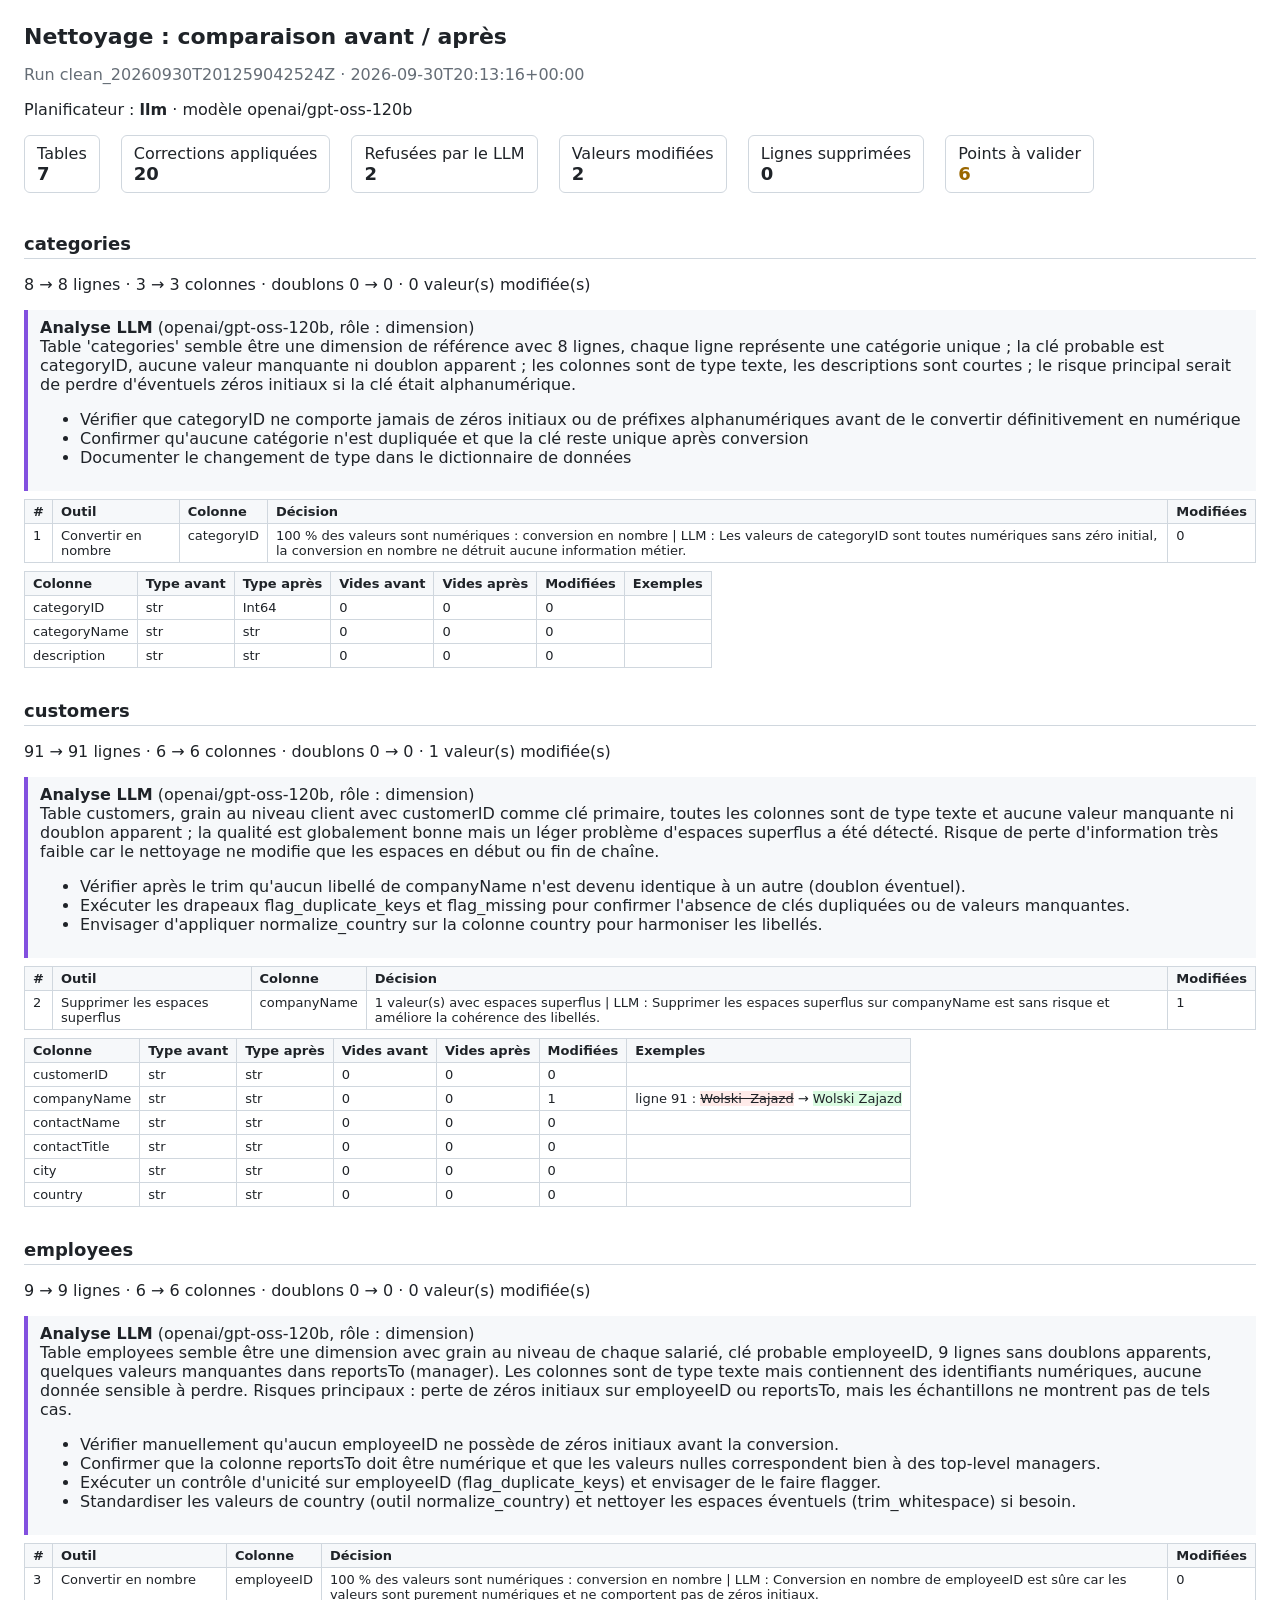
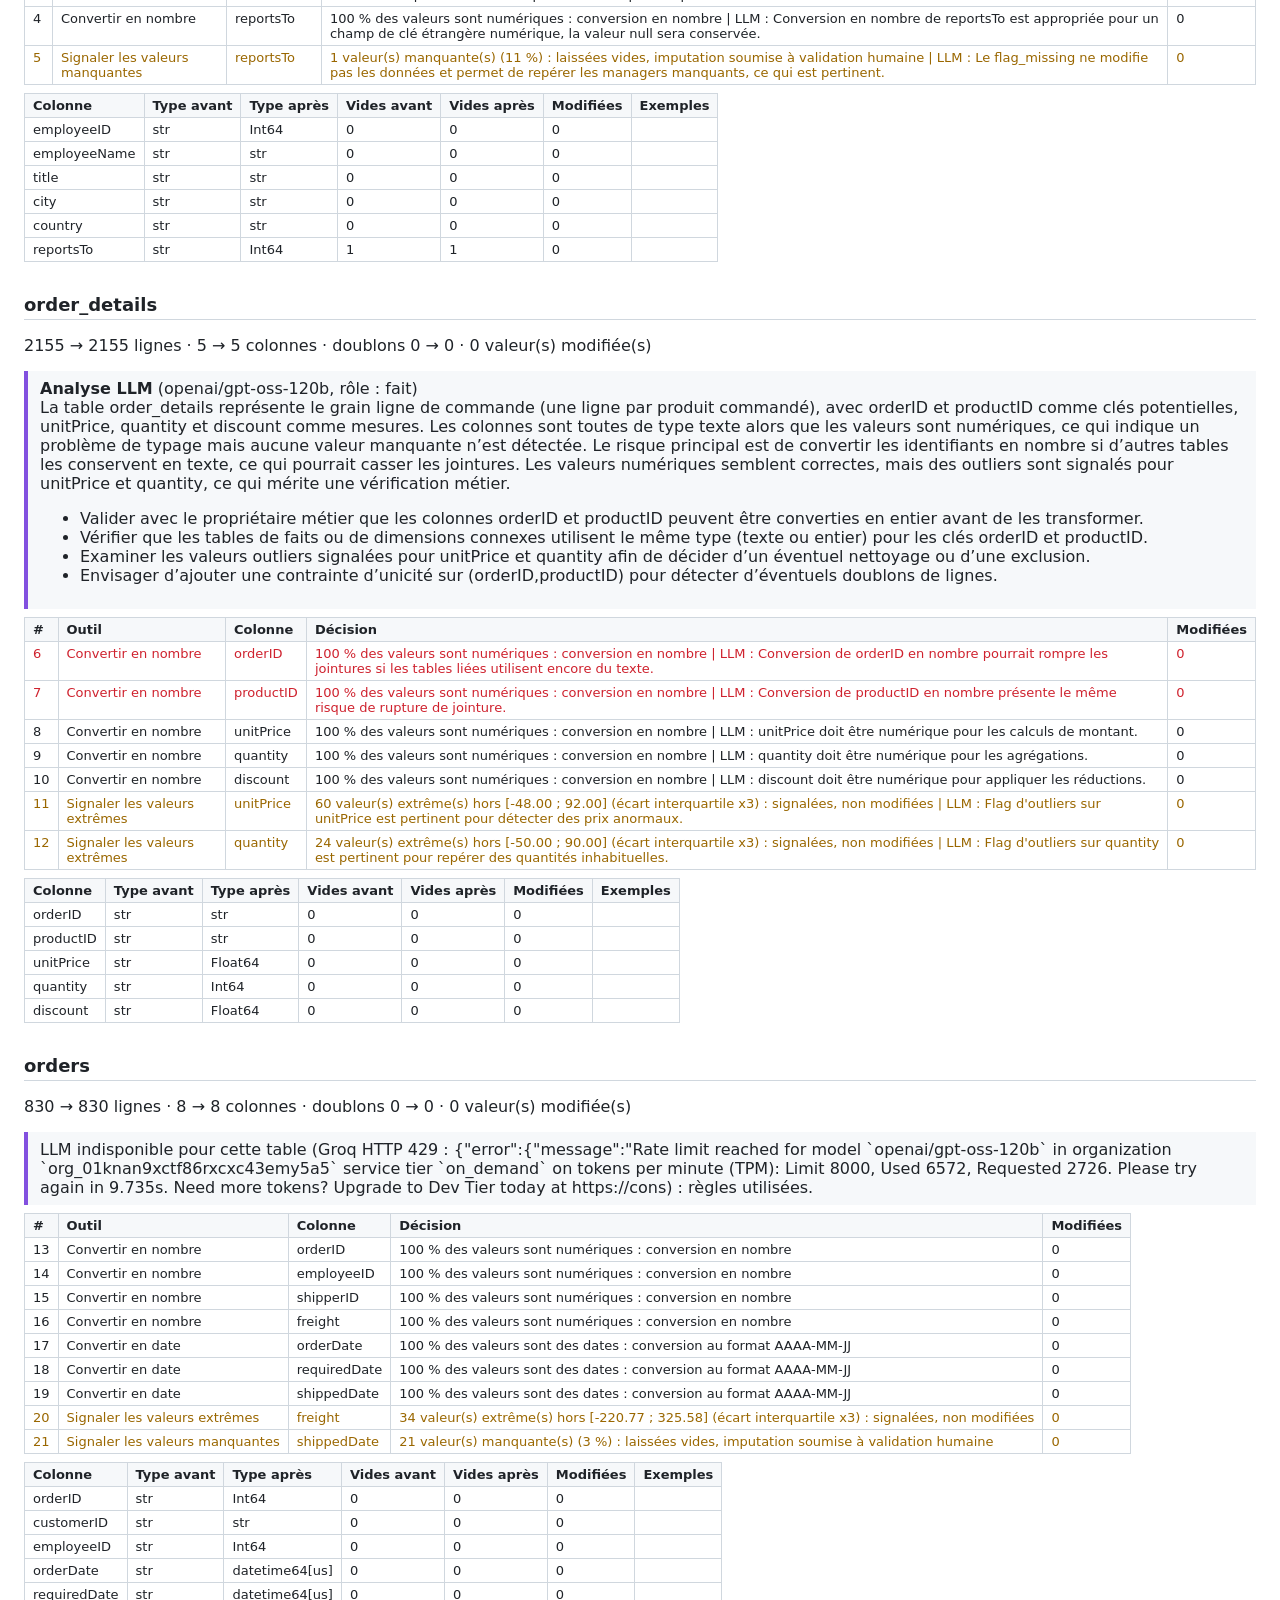
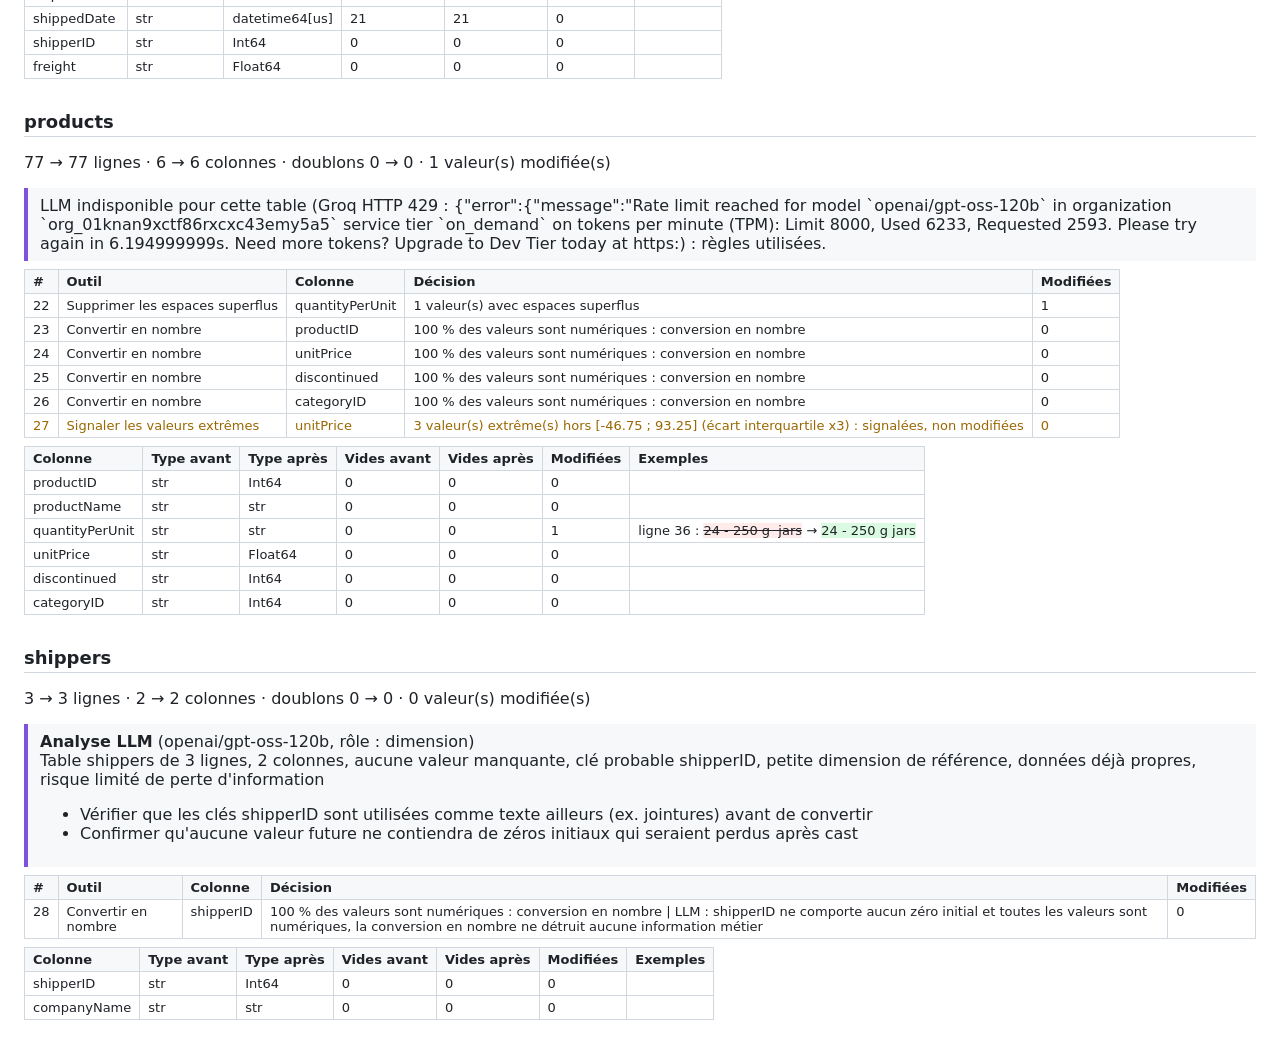
<file: history/runs/clean_20260930T201259042524Z/comparaison.html>
<!doctype html><meta charset='utf-8'><title>Comparaison clean_20260930T201259042524Z</title><style>
body{font-family:system-ui,sans-serif;margin:24px;color:#1f2328;background:#fff}
h1{font-size:22px}h2{font-size:18px;margin-top:32px;border-bottom:1px solid #d0d7de;padding-bottom:4px}
table{border-collapse:collapse;margin:8px 0;font-size:13px}th,td{border:1px solid #d0d7de;padding:4px 8px;text-align:left;vertical-align:top}
th{background:#f6f8fa}.kpi{display:inline-block;margin:0 16px 8px 0;padding:8px 12px;border:1px solid #d0d7de;border-radius:6px}
.kpi b{display:block;font-size:18px}.old{background:#ffebe9;text-decoration:line-through;white-space:pre}.new{background:#dafbe1;white-space:pre}
.flag{color:#9a6700}.rejected{color:#cf222e}.llm{background:#f6f8fa;border-left:4px solid #8250df;padding:8px 12px;margin:8px 0}.ok{color:#1a7f37}.muted{color:#656d76}
</style>
<h1>Nettoyage : comparaison avant / après</h1><p class='muted'>Run clean_20260930T201259042524Z · 2026-09-30T20:13:16+00:00</p>
<p>Planificateur : <b>llm</b> · modèle openai/gpt-oss-120b</p>
<div class='kpi'>Tables<b>7</b></div>
<div class='kpi'>Corrections appliquées<b>20</b></div>
<div class='kpi'>Refusées par le LLM<b>2</b></div>
<div class='kpi'>Valeurs modifiées<b>2</b></div>
<div class='kpi'>Lignes supprimées<b>0</b></div>
<div class='kpi'>Points à valider<b class='flag'>6</b></div>
<h2>categories</h2><p>8 → 8 lignes · 3 → 3 colonnes · doublons 0 → 0 · 0 valeur(s) modifiée(s)</p>
<div class='llm'><b>Analyse LLM</b> (openai/gpt-oss-120b, rôle : dimension)<br>Table &#x27;categories&#x27; semble être une dimension de référence avec 8 lignes, chaque ligne représente une catégorie unique ; la clé probable est categoryID, aucune valeur manquante ni doublon apparent ; les colonnes sont de type texte, les descriptions sont courtes ; le risque principal serait de perdre d&#x27;éventuels zéros initiaux si la clé était alphanumérique.<ul><li>Vérifier que categoryID ne comporte jamais de zéros initiaux ou de préfixes alphanumériques avant de le convertir définitivement en numérique</li><li>Confirmer qu&#x27;aucune catégorie n&#x27;est dupliquée et que la clé reste unique après conversion</li><li>Documenter le changement de type dans le dictionnaire de données</li></ul></div>
<table><tr><th>#</th><th>Outil</th><th>Colonne</th><th>Décision</th><th>Modifiées</th></tr>
<tr class=''><td>1</td><td>Convertir en nombre</td><td>categoryID</td><td>100 % des valeurs sont numériques : conversion en nombre | LLM : Les valeurs de categoryID sont toutes numériques sans zéro initial, la conversion en nombre ne détruit aucune information métier.</td><td>0</td></tr>
</table><table><tr><th>Colonne</th><th>Type avant</th><th>Type après</th><th>Vides avant</th><th>Vides après</th><th>Modifiées</th><th>Exemples</th></tr>
<tr><td>categoryID</td><td>str</td><td>Int64</td><td>0</td><td>0</td><td>0</td><td></td></tr>
<tr><td>categoryName</td><td>str</td><td>str</td><td>0</td><td>0</td><td>0</td><td></td></tr>
<tr><td>description</td><td>str</td><td>str</td><td>0</td><td>0</td><td>0</td><td></td></tr>
</table>
<h2>customers</h2><p>91 → 91 lignes · 6 → 6 colonnes · doublons 0 → 0 · 1 valeur(s) modifiée(s)</p>
<div class='llm'><b>Analyse LLM</b> (openai/gpt-oss-120b, rôle : dimension)<br>Table customers, grain au niveau client avec customerID comme clé primaire, toutes les colonnes sont de type texte et aucune valeur manquante ni doublon apparent ; la qualité est globalement bonne mais un léger problème d&#x27;espaces superflus a été détecté. Risque de perte d&#x27;information très faible car le nettoyage ne modifie que les espaces en début ou fin de chaîne.<ul><li>Vérifier après le trim qu&#x27;aucun libellé de companyName n&#x27;est devenu identique à un autre (doublon éventuel).</li><li>Exécuter les drapeaux flag_duplicate_keys et flag_missing pour confirmer l&#x27;absence de clés dupliquées ou de valeurs manquantes.</li><li>Envisager d&#x27;appliquer normalize_country sur la colonne country pour harmoniser les libellés.</li></ul></div>
<table><tr><th>#</th><th>Outil</th><th>Colonne</th><th>Décision</th><th>Modifiées</th></tr>
<tr class=''><td>2</td><td>Supprimer les espaces superflus</td><td>companyName</td><td>1 valeur(s) avec espaces superflus | LLM : Supprimer les espaces superflus sur companyName est sans risque et améliore la cohérence des libellés.</td><td>1</td></tr>
</table><table><tr><th>Colonne</th><th>Type avant</th><th>Type après</th><th>Vides avant</th><th>Vides après</th><th>Modifiées</th><th>Exemples</th></tr>
<tr><td>customerID</td><td>str</td><td>str</td><td>0</td><td>0</td><td>0</td><td></td></tr>
<tr><td>companyName</td><td>str</td><td>str</td><td>0</td><td>0</td><td>1</td><td>ligne 91 : <span class='old'>Wolski  Zajazd</span> → <span class='new'>Wolski Zajazd</span></td></tr>
<tr><td>contactName</td><td>str</td><td>str</td><td>0</td><td>0</td><td>0</td><td></td></tr>
<tr><td>contactTitle</td><td>str</td><td>str</td><td>0</td><td>0</td><td>0</td><td></td></tr>
<tr><td>city</td><td>str</td><td>str</td><td>0</td><td>0</td><td>0</td><td></td></tr>
<tr><td>country</td><td>str</td><td>str</td><td>0</td><td>0</td><td>0</td><td></td></tr>
</table>
<h2>employees</h2><p>9 → 9 lignes · 6 → 6 colonnes · doublons 0 → 0 · 0 valeur(s) modifiée(s)</p>
<div class='llm'><b>Analyse LLM</b> (openai/gpt-oss-120b, rôle : dimension)<br>Table employees semble être une dimension avec grain au niveau de chaque salarié, clé probable employeeID, 9 lignes sans doublons apparents, quelques valeurs manquantes dans reportsTo (manager). Les colonnes sont de type texte mais contiennent des identifiants numériques, aucune donnée sensible à perdre. Risques principaux : perte de zéros initiaux sur employeeID ou reportsTo, mais les échantillons ne montrent pas de tels cas.<ul><li>Vérifier manuellement qu&#x27;aucun employeeID ne possède de zéros initiaux avant la conversion.</li><li>Confirmer que la colonne reportsTo doit être numérique et que les valeurs nulles correspondent bien à des top‑level managers.</li><li>Exécuter un contrôle d&#x27;unicité sur employeeID (flag_duplicate_keys) et envisager de le faire flagger.</li><li>Standardiser les valeurs de country (outil normalize_country) et nettoyer les espaces éventuels (trim_whitespace) si besoin.</li></ul></div>
<table><tr><th>#</th><th>Outil</th><th>Colonne</th><th>Décision</th><th>Modifiées</th></tr>
<tr class=''><td>3</td><td>Convertir en nombre</td><td>employeeID</td><td>100 % des valeurs sont numériques : conversion en nombre | LLM : Conversion en nombre de employeeID est sûre car les valeurs sont purement numériques et ne comportent pas de zéros initiaux.</td><td>0</td></tr>
<tr class=''><td>4</td><td>Convertir en nombre</td><td>reportsTo</td><td>100 % des valeurs sont numériques : conversion en nombre | LLM : Conversion en nombre de reportsTo est appropriée pour un champ de clé étrangère numérique, la valeur null sera conservée.</td><td>0</td></tr>
<tr class='flag'><td>5</td><td>Signaler les valeurs manquantes</td><td>reportsTo</td><td>1 valeur(s) manquante(s) (11 %) : laissées vides, imputation soumise à validation humaine | LLM : Le flag_missing ne modifie pas les données et permet de repérer les managers manquants, ce qui est pertinent.</td><td>0</td></tr>
</table><table><tr><th>Colonne</th><th>Type avant</th><th>Type après</th><th>Vides avant</th><th>Vides après</th><th>Modifiées</th><th>Exemples</th></tr>
<tr><td>employeeID</td><td>str</td><td>Int64</td><td>0</td><td>0</td><td>0</td><td></td></tr>
<tr><td>employeeName</td><td>str</td><td>str</td><td>0</td><td>0</td><td>0</td><td></td></tr>
<tr><td>title</td><td>str</td><td>str</td><td>0</td><td>0</td><td>0</td><td></td></tr>
<tr><td>city</td><td>str</td><td>str</td><td>0</td><td>0</td><td>0</td><td></td></tr>
<tr><td>country</td><td>str</td><td>str</td><td>0</td><td>0</td><td>0</td><td></td></tr>
<tr><td>reportsTo</td><td>str</td><td>Int64</td><td>1</td><td>1</td><td>0</td><td></td></tr>
</table>
<h2>order_details</h2><p>2155 → 2155 lignes · 5 → 5 colonnes · doublons 0 → 0 · 0 valeur(s) modifiée(s)</p>
<div class='llm'><b>Analyse LLM</b> (openai/gpt-oss-120b, rôle : fait)<br>La table order_details représente le grain ligne de commande (une ligne par produit commandé), avec orderID et productID comme clés potentielles, unitPrice, quantity et discount comme mesures. Les colonnes sont toutes de type texte alors que les valeurs sont numériques, ce qui indique un problème de typage mais aucune valeur manquante n’est détectée. Le risque principal est de convertir les identifiants en nombre si d’autres tables les conservent en texte, ce qui pourrait casser les jointures. Les valeurs numériques semblent correctes, mais des outliers sont signalés pour unitPrice et quantity, ce qui mérite une vérification métier.<ul><li>Valider avec le propriétaire métier que les colonnes orderID et productID peuvent être converties en entier avant de les transformer.</li><li>Vérifier que les tables de faits ou de dimensions connexes utilisent le même type (texte ou entier) pour les clés orderID et productID.</li><li>Examiner les valeurs outliers signalées pour unitPrice et quantity afin de décider d’un éventuel nettoyage ou d’une exclusion.</li><li>Envisager d’ajouter une contrainte d’unicité sur (orderID,productID) pour détecter d’éventuels doublons de lignes.</li></ul></div>
<table><tr><th>#</th><th>Outil</th><th>Colonne</th><th>Décision</th><th>Modifiées</th></tr>
<tr class='rejected'><td>6</td><td>Convertir en nombre</td><td>orderID</td><td>100 % des valeurs sont numériques : conversion en nombre | LLM : Conversion de orderID en nombre pourrait rompre les jointures si les tables liées utilisent encore du texte.</td><td>0</td></tr>
<tr class='rejected'><td>7</td><td>Convertir en nombre</td><td>productID</td><td>100 % des valeurs sont numériques : conversion en nombre | LLM : Conversion de productID en nombre présente le même risque de rupture de jointure.</td><td>0</td></tr>
<tr class=''><td>8</td><td>Convertir en nombre</td><td>unitPrice</td><td>100 % des valeurs sont numériques : conversion en nombre | LLM : unitPrice doit être numérique pour les calculs de montant.</td><td>0</td></tr>
<tr class=''><td>9</td><td>Convertir en nombre</td><td>quantity</td><td>100 % des valeurs sont numériques : conversion en nombre | LLM : quantity doit être numérique pour les agrégations.</td><td>0</td></tr>
<tr class=''><td>10</td><td>Convertir en nombre</td><td>discount</td><td>100 % des valeurs sont numériques : conversion en nombre | LLM : discount doit être numérique pour appliquer les réductions.</td><td>0</td></tr>
<tr class='flag'><td>11</td><td>Signaler les valeurs extrêmes</td><td>unitPrice</td><td>60 valeur(s) extrême(s) hors [-48.00 ; 92.00] (écart interquartile x3) : signalées, non modifiées | LLM : Flag d&#x27;outliers sur unitPrice est pertinent pour détecter des prix anormaux.</td><td>0</td></tr>
<tr class='flag'><td>12</td><td>Signaler les valeurs extrêmes</td><td>quantity</td><td>24 valeur(s) extrême(s) hors [-50.00 ; 90.00] (écart interquartile x3) : signalées, non modifiées | LLM : Flag d&#x27;outliers sur quantity est pertinent pour repérer des quantités inhabituelles.</td><td>0</td></tr>
</table><table><tr><th>Colonne</th><th>Type avant</th><th>Type après</th><th>Vides avant</th><th>Vides après</th><th>Modifiées</th><th>Exemples</th></tr>
<tr><td>orderID</td><td>str</td><td>str</td><td>0</td><td>0</td><td>0</td><td></td></tr>
<tr><td>productID</td><td>str</td><td>str</td><td>0</td><td>0</td><td>0</td><td></td></tr>
<tr><td>unitPrice</td><td>str</td><td>Float64</td><td>0</td><td>0</td><td>0</td><td></td></tr>
<tr><td>quantity</td><td>str</td><td>Int64</td><td>0</td><td>0</td><td>0</td><td></td></tr>
<tr><td>discount</td><td>str</td><td>Float64</td><td>0</td><td>0</td><td>0</td><td></td></tr>
</table>
<h2>orders</h2><p>830 → 830 lignes · 8 → 8 colonnes · doublons 0 → 0 · 0 valeur(s) modifiée(s)</p>
<div class='llm'>LLM indisponible pour cette table (Groq HTTP 429 : {&quot;error&quot;:{&quot;message&quot;:&quot;Rate limit reached for model `openai/gpt-oss-120b` in organization `org_01knan9xctf86rxcxc43emy5a5` service tier `on_demand` on tokens per minute (TPM): Limit 8000, Used 6572, Requested 2726. Please try again in 9.735s. Need more tokens? Upgrade to Dev Tier today at https://cons) : règles utilisées.</div>
<table><tr><th>#</th><th>Outil</th><th>Colonne</th><th>Décision</th><th>Modifiées</th></tr>
<tr class=''><td>13</td><td>Convertir en nombre</td><td>orderID</td><td>100 % des valeurs sont numériques : conversion en nombre</td><td>0</td></tr>
<tr class=''><td>14</td><td>Convertir en nombre</td><td>employeeID</td><td>100 % des valeurs sont numériques : conversion en nombre</td><td>0</td></tr>
<tr class=''><td>15</td><td>Convertir en nombre</td><td>shipperID</td><td>100 % des valeurs sont numériques : conversion en nombre</td><td>0</td></tr>
<tr class=''><td>16</td><td>Convertir en nombre</td><td>freight</td><td>100 % des valeurs sont numériques : conversion en nombre</td><td>0</td></tr>
<tr class=''><td>17</td><td>Convertir en date</td><td>orderDate</td><td>100 % des valeurs sont des dates : conversion au format AAAA-MM-JJ</td><td>0</td></tr>
<tr class=''><td>18</td><td>Convertir en date</td><td>requiredDate</td><td>100 % des valeurs sont des dates : conversion au format AAAA-MM-JJ</td><td>0</td></tr>
<tr class=''><td>19</td><td>Convertir en date</td><td>shippedDate</td><td>100 % des valeurs sont des dates : conversion au format AAAA-MM-JJ</td><td>0</td></tr>
<tr class='flag'><td>20</td><td>Signaler les valeurs extrêmes</td><td>freight</td><td>34 valeur(s) extrême(s) hors [-220.77 ; 325.58] (écart interquartile x3) : signalées, non modifiées</td><td>0</td></tr>
<tr class='flag'><td>21</td><td>Signaler les valeurs manquantes</td><td>shippedDate</td><td>21 valeur(s) manquante(s) (3 %) : laissées vides, imputation soumise à validation humaine</td><td>0</td></tr>
</table><table><tr><th>Colonne</th><th>Type avant</th><th>Type après</th><th>Vides avant</th><th>Vides après</th><th>Modifiées</th><th>Exemples</th></tr>
<tr><td>orderID</td><td>str</td><td>Int64</td><td>0</td><td>0</td><td>0</td><td></td></tr>
<tr><td>customerID</td><td>str</td><td>str</td><td>0</td><td>0</td><td>0</td><td></td></tr>
<tr><td>employeeID</td><td>str</td><td>Int64</td><td>0</td><td>0</td><td>0</td><td></td></tr>
<tr><td>orderDate</td><td>str</td><td>datetime64[us]</td><td>0</td><td>0</td><td>0</td><td></td></tr>
<tr><td>requiredDate</td><td>str</td><td>datetime64[us]</td><td>0</td><td>0</td><td>0</td><td></td></tr>
<tr><td>shippedDate</td><td>str</td><td>datetime64[us]</td><td>21</td><td>21</td><td>0</td><td></td></tr>
<tr><td>shipperID</td><td>str</td><td>Int64</td><td>0</td><td>0</td><td>0</td><td></td></tr>
<tr><td>freight</td><td>str</td><td>Float64</td><td>0</td><td>0</td><td>0</td><td></td></tr>
</table>
<h2>products</h2><p>77 → 77 lignes · 6 → 6 colonnes · doublons 0 → 0 · 1 valeur(s) modifiée(s)</p>
<div class='llm'>LLM indisponible pour cette table (Groq HTTP 429 : {&quot;error&quot;:{&quot;message&quot;:&quot;Rate limit reached for model `openai/gpt-oss-120b` in organization `org_01knan9xctf86rxcxc43emy5a5` service tier `on_demand` on tokens per minute (TPM): Limit 8000, Used 6233, Requested 2593. Please try again in 6.194999999s. Need more tokens? Upgrade to Dev Tier today at https:) : règles utilisées.</div>
<table><tr><th>#</th><th>Outil</th><th>Colonne</th><th>Décision</th><th>Modifiées</th></tr>
<tr class=''><td>22</td><td>Supprimer les espaces superflus</td><td>quantityPerUnit</td><td>1 valeur(s) avec espaces superflus</td><td>1</td></tr>
<tr class=''><td>23</td><td>Convertir en nombre</td><td>productID</td><td>100 % des valeurs sont numériques : conversion en nombre</td><td>0</td></tr>
<tr class=''><td>24</td><td>Convertir en nombre</td><td>unitPrice</td><td>100 % des valeurs sont numériques : conversion en nombre</td><td>0</td></tr>
<tr class=''><td>25</td><td>Convertir en nombre</td><td>discontinued</td><td>100 % des valeurs sont numériques : conversion en nombre</td><td>0</td></tr>
<tr class=''><td>26</td><td>Convertir en nombre</td><td>categoryID</td><td>100 % des valeurs sont numériques : conversion en nombre</td><td>0</td></tr>
<tr class='flag'><td>27</td><td>Signaler les valeurs extrêmes</td><td>unitPrice</td><td>3 valeur(s) extrême(s) hors [-46.75 ; 93.25] (écart interquartile x3) : signalées, non modifiées</td><td>0</td></tr>
</table><table><tr><th>Colonne</th><th>Type avant</th><th>Type après</th><th>Vides avant</th><th>Vides après</th><th>Modifiées</th><th>Exemples</th></tr>
<tr><td>productID</td><td>str</td><td>Int64</td><td>0</td><td>0</td><td>0</td><td></td></tr>
<tr><td>productName</td><td>str</td><td>str</td><td>0</td><td>0</td><td>0</td><td></td></tr>
<tr><td>quantityPerUnit</td><td>str</td><td>str</td><td>0</td><td>0</td><td>1</td><td>ligne 36 : <span class='old'>24 - 250 g  jars</span> → <span class='new'>24 - 250 g jars</span></td></tr>
<tr><td>unitPrice</td><td>str</td><td>Float64</td><td>0</td><td>0</td><td>0</td><td></td></tr>
<tr><td>discontinued</td><td>str</td><td>Int64</td><td>0</td><td>0</td><td>0</td><td></td></tr>
<tr><td>categoryID</td><td>str</td><td>Int64</td><td>0</td><td>0</td><td>0</td><td></td></tr>
</table>
<h2>shippers</h2><p>3 → 3 lignes · 2 → 2 colonnes · doublons 0 → 0 · 0 valeur(s) modifiée(s)</p>
<div class='llm'><b>Analyse LLM</b> (openai/gpt-oss-120b, rôle : dimension)<br>Table shippers de 3 lignes, 2 colonnes, aucune valeur manquante, clé probable shipperID, petite dimension de référence, données déjà propres, risque limité de perte d&#x27;information<ul><li>Vérifier que les clés shipperID sont utilisées comme texte ailleurs (ex. jointures) avant de convertir</li><li>Confirmer qu&#x27;aucune valeur future ne contiendra de zéros initiaux qui seraient perdus après cast</li></ul></div>
<table><tr><th>#</th><th>Outil</th><th>Colonne</th><th>Décision</th><th>Modifiées</th></tr>
<tr class=''><td>28</td><td>Convertir en nombre</td><td>shipperID</td><td>100 % des valeurs sont numériques : conversion en nombre | LLM : shipperID ne comporte aucun zéro initial et toutes les valeurs sont numériques, la conversion en nombre ne détruit aucune information métier</td><td>0</td></tr>
</table><table><tr><th>Colonne</th><th>Type avant</th><th>Type après</th><th>Vides avant</th><th>Vides après</th><th>Modifiées</th><th>Exemples</th></tr>
<tr><td>shipperID</td><td>str</td><td>Int64</td><td>0</td><td>0</td><td>0</td><td></td></tr>
<tr><td>companyName</td><td>str</td><td>str</td><td>0</td><td>0</td><td>0</td><td></td></tr>
</table>
</file>
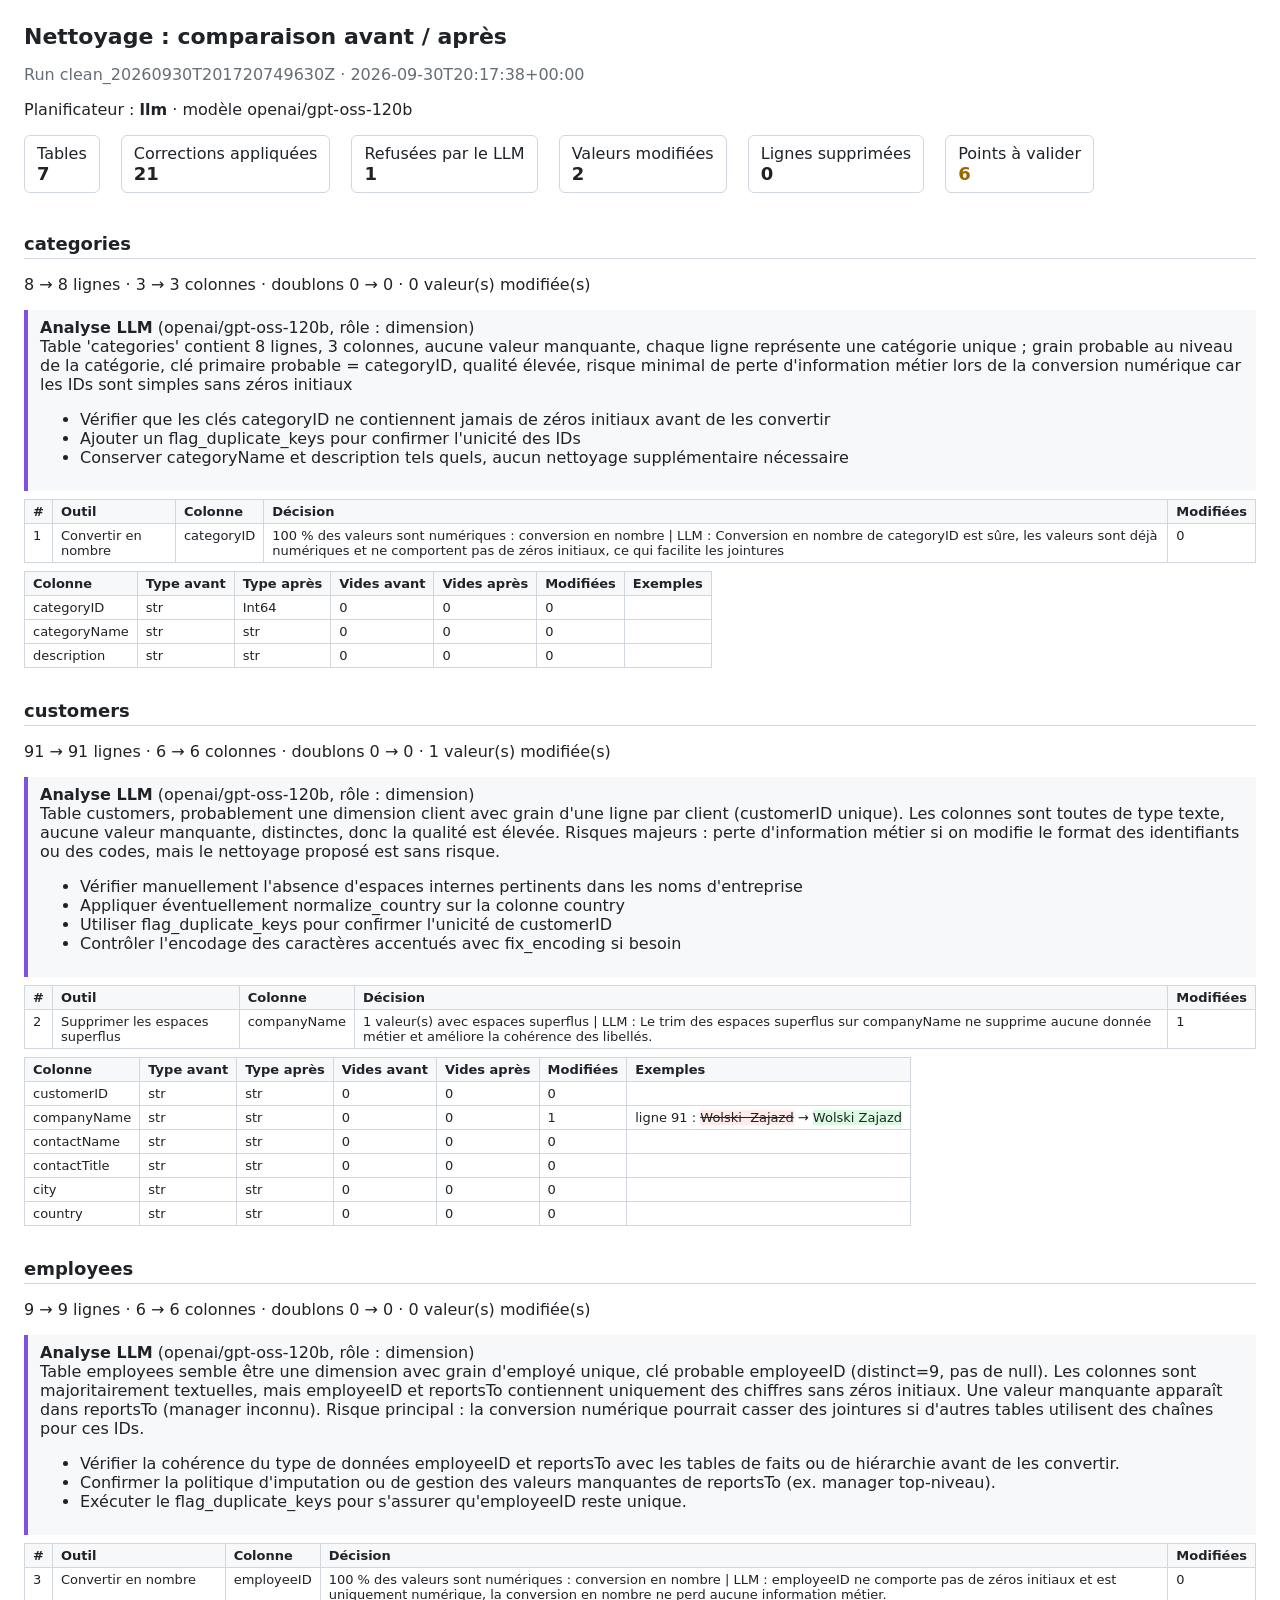
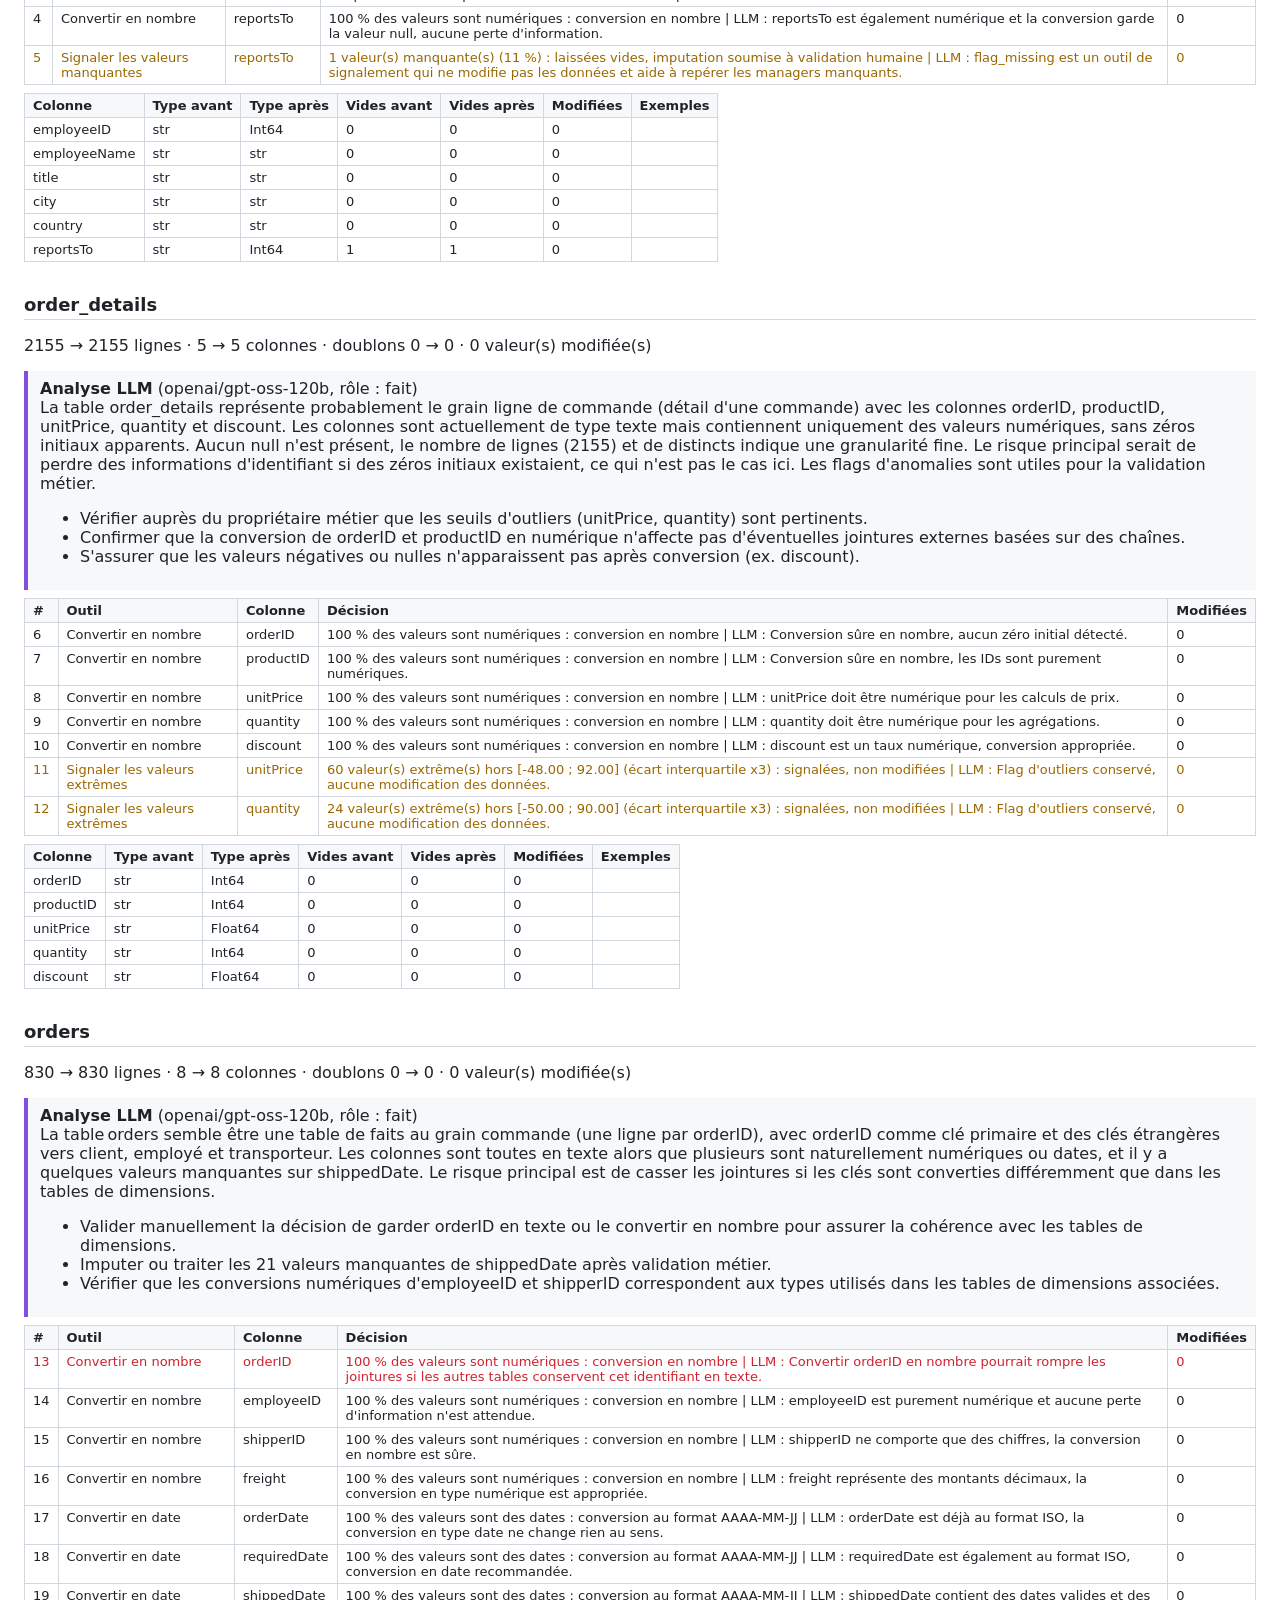
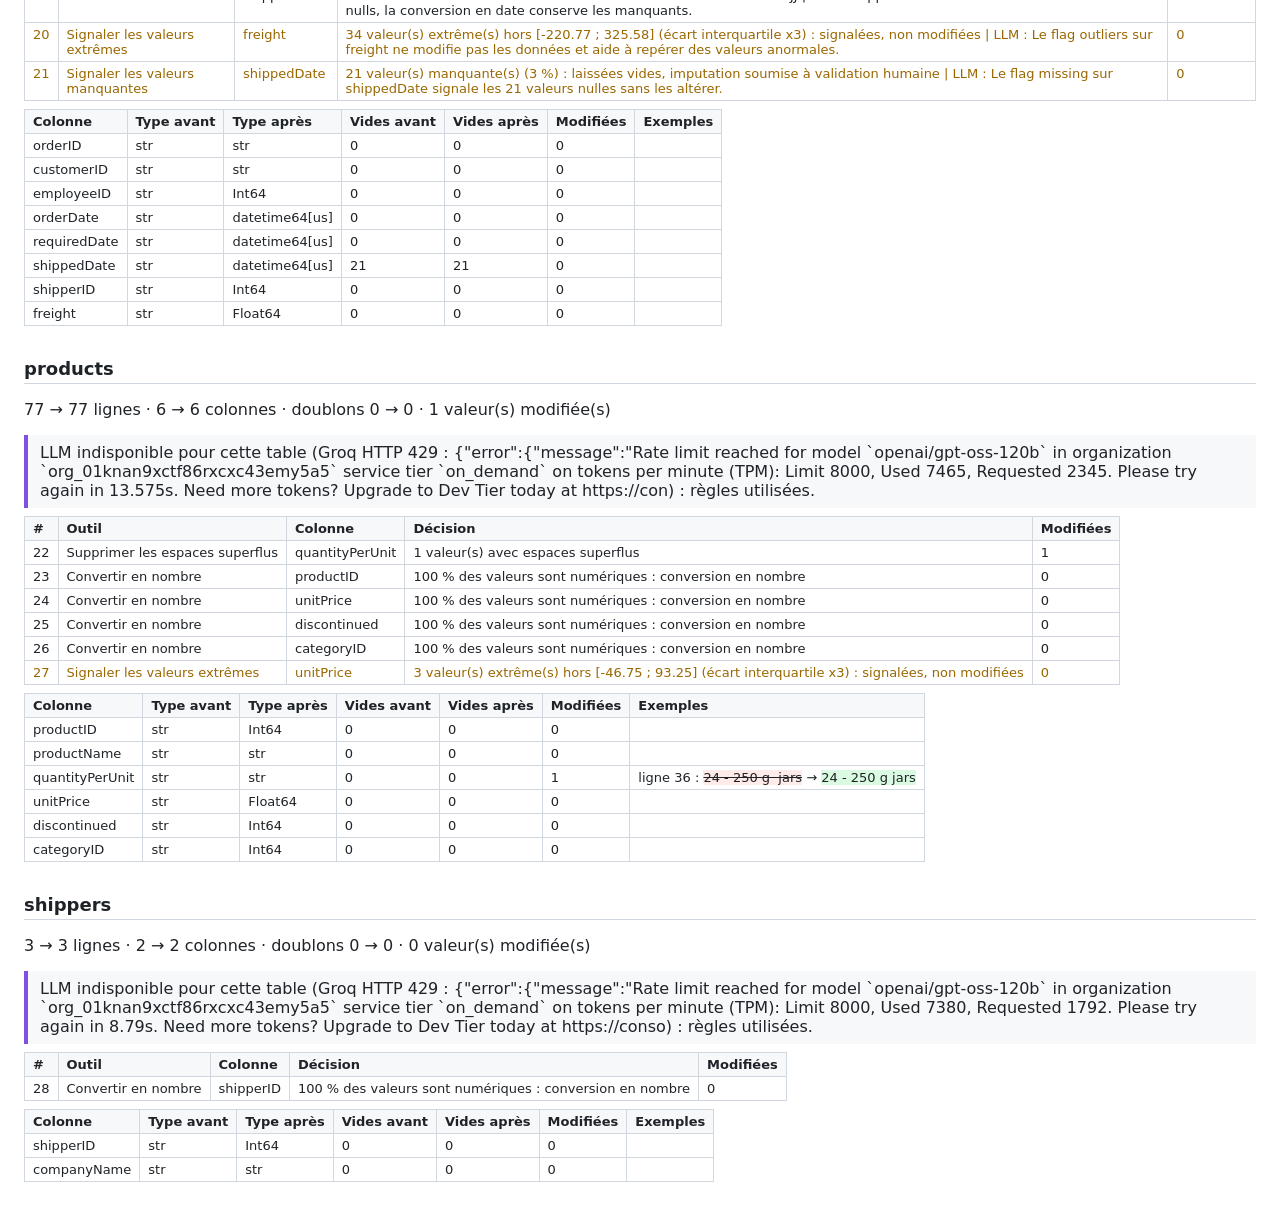
<file: history/runs/clean_20260930T201720749630Z/comparaison.html>
<!doctype html><meta charset='utf-8'><title>Comparaison clean_20260930T201720749630Z</title><style>
body{font-family:system-ui,sans-serif;margin:24px;color:#1f2328;background:#fff}
h1{font-size:22px}h2{font-size:18px;margin-top:32px;border-bottom:1px solid #d0d7de;padding-bottom:4px}
table{border-collapse:collapse;margin:8px 0;font-size:13px}th,td{border:1px solid #d0d7de;padding:4px 8px;text-align:left;vertical-align:top}
th{background:#f6f8fa}.kpi{display:inline-block;margin:0 16px 8px 0;padding:8px 12px;border:1px solid #d0d7de;border-radius:6px}
.kpi b{display:block;font-size:18px}.old{background:#ffebe9;text-decoration:line-through;white-space:pre}.new{background:#dafbe1;white-space:pre}
.flag{color:#9a6700}.rejected{color:#cf222e}.llm{background:#f6f8fa;border-left:4px solid #8250df;padding:8px 12px;margin:8px 0}.ok{color:#1a7f37}.muted{color:#656d76}
</style>
<h1>Nettoyage : comparaison avant / après</h1><p class='muted'>Run clean_20260930T201720749630Z · 2026-09-30T20:17:38+00:00</p>
<p>Planificateur : <b>llm</b> · modèle openai/gpt-oss-120b</p>
<div class='kpi'>Tables<b>7</b></div>
<div class='kpi'>Corrections appliquées<b>21</b></div>
<div class='kpi'>Refusées par le LLM<b>1</b></div>
<div class='kpi'>Valeurs modifiées<b>2</b></div>
<div class='kpi'>Lignes supprimées<b>0</b></div>
<div class='kpi'>Points à valider<b class='flag'>6</b></div>
<h2>categories</h2><p>8 → 8 lignes · 3 → 3 colonnes · doublons 0 → 0 · 0 valeur(s) modifiée(s)</p>
<div class='llm'><b>Analyse LLM</b> (openai/gpt-oss-120b, rôle : dimension)<br>Table &#x27;categories&#x27; contient 8 lignes, 3 colonnes, aucune valeur manquante, chaque ligne représente une catégorie unique ; grain probable au niveau de la catégorie, clé primaire probable = categoryID, qualité élevée, risque minimal de perte d&#x27;information métier lors de la conversion numérique car les IDs sont simples sans zéros initiaux<ul><li>Vérifier que les clés categoryID ne contiennent jamais de zéros initiaux avant de les convertir</li><li>Ajouter un flag_duplicate_keys pour confirmer l&#x27;unicité des IDs</li><li>Conserver categoryName et description tels quels, aucun nettoyage supplémentaire nécessaire</li></ul></div>
<table><tr><th>#</th><th>Outil</th><th>Colonne</th><th>Décision</th><th>Modifiées</th></tr>
<tr class=''><td>1</td><td>Convertir en nombre</td><td>categoryID</td><td>100 % des valeurs sont numériques : conversion en nombre | LLM : Conversion en nombre de categoryID est sûre, les valeurs sont déjà numériques et ne comportent pas de zéros initiaux, ce qui facilite les jointures</td><td>0</td></tr>
</table><table><tr><th>Colonne</th><th>Type avant</th><th>Type après</th><th>Vides avant</th><th>Vides après</th><th>Modifiées</th><th>Exemples</th></tr>
<tr><td>categoryID</td><td>str</td><td>Int64</td><td>0</td><td>0</td><td>0</td><td></td></tr>
<tr><td>categoryName</td><td>str</td><td>str</td><td>0</td><td>0</td><td>0</td><td></td></tr>
<tr><td>description</td><td>str</td><td>str</td><td>0</td><td>0</td><td>0</td><td></td></tr>
</table>
<h2>customers</h2><p>91 → 91 lignes · 6 → 6 colonnes · doublons 0 → 0 · 1 valeur(s) modifiée(s)</p>
<div class='llm'><b>Analyse LLM</b> (openai/gpt-oss-120b, rôle : dimension)<br>Table customers, probablement une dimension client avec grain d&#x27;une ligne par client (customerID unique). Les colonnes sont toutes de type texte, aucune valeur manquante, distinctes, donc la qualité est élevée. Risques majeurs : perte d&#x27;information métier si on modifie le format des identifiants ou des codes, mais le nettoyage proposé est sans risque.<ul><li>Vérifier manuellement l&#x27;absence d&#x27;espaces internes pertinents dans les noms d&#x27;entreprise</li><li>Appliquer éventuellement normalize_country sur la colonne country</li><li>Utiliser flag_duplicate_keys pour confirmer l&#x27;unicité de customerID</li><li>Contrôler l&#x27;encodage des caractères accentués avec fix_encoding si besoin</li></ul></div>
<table><tr><th>#</th><th>Outil</th><th>Colonne</th><th>Décision</th><th>Modifiées</th></tr>
<tr class=''><td>2</td><td>Supprimer les espaces superflus</td><td>companyName</td><td>1 valeur(s) avec espaces superflus | LLM : Le trim des espaces superflus sur companyName ne supprime aucune donnée métier et améliore la cohérence des libellés.</td><td>1</td></tr>
</table><table><tr><th>Colonne</th><th>Type avant</th><th>Type après</th><th>Vides avant</th><th>Vides après</th><th>Modifiées</th><th>Exemples</th></tr>
<tr><td>customerID</td><td>str</td><td>str</td><td>0</td><td>0</td><td>0</td><td></td></tr>
<tr><td>companyName</td><td>str</td><td>str</td><td>0</td><td>0</td><td>1</td><td>ligne 91 : <span class='old'>Wolski  Zajazd</span> → <span class='new'>Wolski Zajazd</span></td></tr>
<tr><td>contactName</td><td>str</td><td>str</td><td>0</td><td>0</td><td>0</td><td></td></tr>
<tr><td>contactTitle</td><td>str</td><td>str</td><td>0</td><td>0</td><td>0</td><td></td></tr>
<tr><td>city</td><td>str</td><td>str</td><td>0</td><td>0</td><td>0</td><td></td></tr>
<tr><td>country</td><td>str</td><td>str</td><td>0</td><td>0</td><td>0</td><td></td></tr>
</table>
<h2>employees</h2><p>9 → 9 lignes · 6 → 6 colonnes · doublons 0 → 0 · 0 valeur(s) modifiée(s)</p>
<div class='llm'><b>Analyse LLM</b> (openai/gpt-oss-120b, rôle : dimension)<br>Table employees semble être une dimension avec grain d&#x27;employé unique, clé probable employeeID (distinct=9, pas de null). Les colonnes sont majoritairement textuelles, mais employeeID et reportsTo contiennent uniquement des chiffres sans zéros initiaux. Une valeur manquante apparaît dans reportsTo (manager inconnu). Risque principal : la conversion numérique pourrait casser des jointures si d&#x27;autres tables utilisent des chaînes pour ces IDs.<ul><li>Vérifier la cohérence du type de données employeeID et reportsTo avec les tables de faits ou de hiérarchie avant de les convertir.</li><li>Confirmer la politique d&#x27;imputation ou de gestion des valeurs manquantes de reportsTo (ex. manager top‑niveau).</li><li>Exécuter le flag_duplicate_keys pour s&#x27;assurer qu&#x27;employeeID reste unique.</li></ul></div>
<table><tr><th>#</th><th>Outil</th><th>Colonne</th><th>Décision</th><th>Modifiées</th></tr>
<tr class=''><td>3</td><td>Convertir en nombre</td><td>employeeID</td><td>100 % des valeurs sont numériques : conversion en nombre | LLM : employeeID ne comporte pas de zéros initiaux et est uniquement numérique, la conversion en nombre ne perd aucune information métier.</td><td>0</td></tr>
<tr class=''><td>4</td><td>Convertir en nombre</td><td>reportsTo</td><td>100 % des valeurs sont numériques : conversion en nombre | LLM : reportsTo est également numérique et la conversion garde la valeur null, aucune perte d&#x27;information.</td><td>0</td></tr>
<tr class='flag'><td>5</td><td>Signaler les valeurs manquantes</td><td>reportsTo</td><td>1 valeur(s) manquante(s) (11 %) : laissées vides, imputation soumise à validation humaine | LLM : flag_missing est un outil de signalement qui ne modifie pas les données et aide à repérer les managers manquants.</td><td>0</td></tr>
</table><table><tr><th>Colonne</th><th>Type avant</th><th>Type après</th><th>Vides avant</th><th>Vides après</th><th>Modifiées</th><th>Exemples</th></tr>
<tr><td>employeeID</td><td>str</td><td>Int64</td><td>0</td><td>0</td><td>0</td><td></td></tr>
<tr><td>employeeName</td><td>str</td><td>str</td><td>0</td><td>0</td><td>0</td><td></td></tr>
<tr><td>title</td><td>str</td><td>str</td><td>0</td><td>0</td><td>0</td><td></td></tr>
<tr><td>city</td><td>str</td><td>str</td><td>0</td><td>0</td><td>0</td><td></td></tr>
<tr><td>country</td><td>str</td><td>str</td><td>0</td><td>0</td><td>0</td><td></td></tr>
<tr><td>reportsTo</td><td>str</td><td>Int64</td><td>1</td><td>1</td><td>0</td><td></td></tr>
</table>
<h2>order_details</h2><p>2155 → 2155 lignes · 5 → 5 colonnes · doublons 0 → 0 · 0 valeur(s) modifiée(s)</p>
<div class='llm'><b>Analyse LLM</b> (openai/gpt-oss-120b, rôle : fait)<br>La table order_details représente probablement le grain ligne de commande (détail d&#x27;une commande) avec les colonnes orderID, productID, unitPrice, quantity et discount. Les colonnes sont actuellement de type texte mais contiennent uniquement des valeurs numériques, sans zéros initiaux apparents. Aucun null n&#x27;est présent, le nombre de lignes (2155) et de distincts indique une granularité fine. Le risque principal serait de perdre des informations d&#x27;identifiant si des zéros initiaux existaient, ce qui n&#x27;est pas le cas ici. Les flags d&#x27;anomalies sont utiles pour la validation métier.<ul><li>Vérifier auprès du propriétaire métier que les seuils d&#x27;outliers (unitPrice, quantity) sont pertinents.</li><li>Confirmer que la conversion de orderID et productID en numérique n&#x27;affecte pas d&#x27;éventuelles jointures externes basées sur des chaînes.</li><li>S&#x27;assurer que les valeurs négatives ou nulles n&#x27;apparaissent pas après conversion (ex. discount).</li></ul></div>
<table><tr><th>#</th><th>Outil</th><th>Colonne</th><th>Décision</th><th>Modifiées</th></tr>
<tr class=''><td>6</td><td>Convertir en nombre</td><td>orderID</td><td>100 % des valeurs sont numériques : conversion en nombre | LLM : Conversion sûre en nombre, aucun zéro initial détecté.</td><td>0</td></tr>
<tr class=''><td>7</td><td>Convertir en nombre</td><td>productID</td><td>100 % des valeurs sont numériques : conversion en nombre | LLM : Conversion sûre en nombre, les IDs sont purement numériques.</td><td>0</td></tr>
<tr class=''><td>8</td><td>Convertir en nombre</td><td>unitPrice</td><td>100 % des valeurs sont numériques : conversion en nombre | LLM : unitPrice doit être numérique pour les calculs de prix.</td><td>0</td></tr>
<tr class=''><td>9</td><td>Convertir en nombre</td><td>quantity</td><td>100 % des valeurs sont numériques : conversion en nombre | LLM : quantity doit être numérique pour les agrégations.</td><td>0</td></tr>
<tr class=''><td>10</td><td>Convertir en nombre</td><td>discount</td><td>100 % des valeurs sont numériques : conversion en nombre | LLM : discount est un taux numérique, conversion appropriée.</td><td>0</td></tr>
<tr class='flag'><td>11</td><td>Signaler les valeurs extrêmes</td><td>unitPrice</td><td>60 valeur(s) extrême(s) hors [-48.00 ; 92.00] (écart interquartile x3) : signalées, non modifiées | LLM : Flag d&#x27;outliers conservé, aucune modification des données.</td><td>0</td></tr>
<tr class='flag'><td>12</td><td>Signaler les valeurs extrêmes</td><td>quantity</td><td>24 valeur(s) extrême(s) hors [-50.00 ; 90.00] (écart interquartile x3) : signalées, non modifiées | LLM : Flag d&#x27;outliers conservé, aucune modification des données.</td><td>0</td></tr>
</table><table><tr><th>Colonne</th><th>Type avant</th><th>Type après</th><th>Vides avant</th><th>Vides après</th><th>Modifiées</th><th>Exemples</th></tr>
<tr><td>orderID</td><td>str</td><td>Int64</td><td>0</td><td>0</td><td>0</td><td></td></tr>
<tr><td>productID</td><td>str</td><td>Int64</td><td>0</td><td>0</td><td>0</td><td></td></tr>
<tr><td>unitPrice</td><td>str</td><td>Float64</td><td>0</td><td>0</td><td>0</td><td></td></tr>
<tr><td>quantity</td><td>str</td><td>Int64</td><td>0</td><td>0</td><td>0</td><td></td></tr>
<tr><td>discount</td><td>str</td><td>Float64</td><td>0</td><td>0</td><td>0</td><td></td></tr>
</table>
<h2>orders</h2><p>830 → 830 lignes · 8 → 8 colonnes · doublons 0 → 0 · 0 valeur(s) modifiée(s)</p>
<div class='llm'><b>Analyse LLM</b> (openai/gpt-oss-120b, rôle : fait)<br>La table orders semble être une table de faits au grain commande (une ligne par orderID), avec orderID comme clé primaire et des clés étrangères vers client, employé et transporteur. Les colonnes sont toutes en texte alors que plusieurs sont naturellement numériques ou dates, et il y a quelques valeurs manquantes sur shippedDate. Le risque principal est de casser les jointures si les clés sont converties différemment que dans les tables de dimensions.<ul><li>Valider manuellement la décision de garder orderID en texte ou le convertir en nombre pour assurer la cohérence avec les tables de dimensions.</li><li>Imputer ou traiter les 21 valeurs manquantes de shippedDate après validation métier.</li><li>Vérifier que les conversions numériques d&#x27;employeeID et shipperID correspondent aux types utilisés dans les tables de dimensions associées.</li></ul></div>
<table><tr><th>#</th><th>Outil</th><th>Colonne</th><th>Décision</th><th>Modifiées</th></tr>
<tr class='rejected'><td>13</td><td>Convertir en nombre</td><td>orderID</td><td>100 % des valeurs sont numériques : conversion en nombre | LLM : Convertir orderID en nombre pourrait rompre les jointures si les autres tables conservent cet identifiant en texte.</td><td>0</td></tr>
<tr class=''><td>14</td><td>Convertir en nombre</td><td>employeeID</td><td>100 % des valeurs sont numériques : conversion en nombre | LLM : employeeID est purement numérique et aucune perte d&#x27;information n&#x27;est attendue.</td><td>0</td></tr>
<tr class=''><td>15</td><td>Convertir en nombre</td><td>shipperID</td><td>100 % des valeurs sont numériques : conversion en nombre | LLM : shipperID ne comporte que des chiffres, la conversion en nombre est sûre.</td><td>0</td></tr>
<tr class=''><td>16</td><td>Convertir en nombre</td><td>freight</td><td>100 % des valeurs sont numériques : conversion en nombre | LLM : freight représente des montants décimaux, la conversion en type numérique est appropriée.</td><td>0</td></tr>
<tr class=''><td>17</td><td>Convertir en date</td><td>orderDate</td><td>100 % des valeurs sont des dates : conversion au format AAAA-MM-JJ | LLM : orderDate est déjà au format ISO, la conversion en type date ne change rien au sens.</td><td>0</td></tr>
<tr class=''><td>18</td><td>Convertir en date</td><td>requiredDate</td><td>100 % des valeurs sont des dates : conversion au format AAAA-MM-JJ | LLM : requiredDate est également au format ISO, conversion en date recommandée.</td><td>0</td></tr>
<tr class=''><td>19</td><td>Convertir en date</td><td>shippedDate</td><td>100 % des valeurs sont des dates : conversion au format AAAA-MM-JJ | LLM : shippedDate contient des dates valides et des nulls, la conversion en date conserve les manquants.</td><td>0</td></tr>
<tr class='flag'><td>20</td><td>Signaler les valeurs extrêmes</td><td>freight</td><td>34 valeur(s) extrême(s) hors [-220.77 ; 325.58] (écart interquartile x3) : signalées, non modifiées | LLM : Le flag outliers sur freight ne modifie pas les données et aide à repérer des valeurs anormales.</td><td>0</td></tr>
<tr class='flag'><td>21</td><td>Signaler les valeurs manquantes</td><td>shippedDate</td><td>21 valeur(s) manquante(s) (3 %) : laissées vides, imputation soumise à validation humaine | LLM : Le flag missing sur shippedDate signale les 21 valeurs nulles sans les altérer.</td><td>0</td></tr>
</table><table><tr><th>Colonne</th><th>Type avant</th><th>Type après</th><th>Vides avant</th><th>Vides après</th><th>Modifiées</th><th>Exemples</th></tr>
<tr><td>orderID</td><td>str</td><td>str</td><td>0</td><td>0</td><td>0</td><td></td></tr>
<tr><td>customerID</td><td>str</td><td>str</td><td>0</td><td>0</td><td>0</td><td></td></tr>
<tr><td>employeeID</td><td>str</td><td>Int64</td><td>0</td><td>0</td><td>0</td><td></td></tr>
<tr><td>orderDate</td><td>str</td><td>datetime64[us]</td><td>0</td><td>0</td><td>0</td><td></td></tr>
<tr><td>requiredDate</td><td>str</td><td>datetime64[us]</td><td>0</td><td>0</td><td>0</td><td></td></tr>
<tr><td>shippedDate</td><td>str</td><td>datetime64[us]</td><td>21</td><td>21</td><td>0</td><td></td></tr>
<tr><td>shipperID</td><td>str</td><td>Int64</td><td>0</td><td>0</td><td>0</td><td></td></tr>
<tr><td>freight</td><td>str</td><td>Float64</td><td>0</td><td>0</td><td>0</td><td></td></tr>
</table>
<h2>products</h2><p>77 → 77 lignes · 6 → 6 colonnes · doublons 0 → 0 · 1 valeur(s) modifiée(s)</p>
<div class='llm'>LLM indisponible pour cette table (Groq HTTP 429 : {&quot;error&quot;:{&quot;message&quot;:&quot;Rate limit reached for model `openai/gpt-oss-120b` in organization `org_01knan9xctf86rxcxc43emy5a5` service tier `on_demand` on tokens per minute (TPM): Limit 8000, Used 7465, Requested 2345. Please try again in 13.575s. Need more tokens? Upgrade to Dev Tier today at https://con) : règles utilisées.</div>
<table><tr><th>#</th><th>Outil</th><th>Colonne</th><th>Décision</th><th>Modifiées</th></tr>
<tr class=''><td>22</td><td>Supprimer les espaces superflus</td><td>quantityPerUnit</td><td>1 valeur(s) avec espaces superflus</td><td>1</td></tr>
<tr class=''><td>23</td><td>Convertir en nombre</td><td>productID</td><td>100 % des valeurs sont numériques : conversion en nombre</td><td>0</td></tr>
<tr class=''><td>24</td><td>Convertir en nombre</td><td>unitPrice</td><td>100 % des valeurs sont numériques : conversion en nombre</td><td>0</td></tr>
<tr class=''><td>25</td><td>Convertir en nombre</td><td>discontinued</td><td>100 % des valeurs sont numériques : conversion en nombre</td><td>0</td></tr>
<tr class=''><td>26</td><td>Convertir en nombre</td><td>categoryID</td><td>100 % des valeurs sont numériques : conversion en nombre</td><td>0</td></tr>
<tr class='flag'><td>27</td><td>Signaler les valeurs extrêmes</td><td>unitPrice</td><td>3 valeur(s) extrême(s) hors [-46.75 ; 93.25] (écart interquartile x3) : signalées, non modifiées</td><td>0</td></tr>
</table><table><tr><th>Colonne</th><th>Type avant</th><th>Type après</th><th>Vides avant</th><th>Vides après</th><th>Modifiées</th><th>Exemples</th></tr>
<tr><td>productID</td><td>str</td><td>Int64</td><td>0</td><td>0</td><td>0</td><td></td></tr>
<tr><td>productName</td><td>str</td><td>str</td><td>0</td><td>0</td><td>0</td><td></td></tr>
<tr><td>quantityPerUnit</td><td>str</td><td>str</td><td>0</td><td>0</td><td>1</td><td>ligne 36 : <span class='old'>24 - 250 g  jars</span> → <span class='new'>24 - 250 g jars</span></td></tr>
<tr><td>unitPrice</td><td>str</td><td>Float64</td><td>0</td><td>0</td><td>0</td><td></td></tr>
<tr><td>discontinued</td><td>str</td><td>Int64</td><td>0</td><td>0</td><td>0</td><td></td></tr>
<tr><td>categoryID</td><td>str</td><td>Int64</td><td>0</td><td>0</td><td>0</td><td></td></tr>
</table>
<h2>shippers</h2><p>3 → 3 lignes · 2 → 2 colonnes · doublons 0 → 0 · 0 valeur(s) modifiée(s)</p>
<div class='llm'>LLM indisponible pour cette table (Groq HTTP 429 : {&quot;error&quot;:{&quot;message&quot;:&quot;Rate limit reached for model `openai/gpt-oss-120b` in organization `org_01knan9xctf86rxcxc43emy5a5` service tier `on_demand` on tokens per minute (TPM): Limit 8000, Used 7380, Requested 1792. Please try again in 8.79s. Need more tokens? Upgrade to Dev Tier today at https://conso) : règles utilisées.</div>
<table><tr><th>#</th><th>Outil</th><th>Colonne</th><th>Décision</th><th>Modifiées</th></tr>
<tr class=''><td>28</td><td>Convertir en nombre</td><td>shipperID</td><td>100 % des valeurs sont numériques : conversion en nombre</td><td>0</td></tr>
</table><table><tr><th>Colonne</th><th>Type avant</th><th>Type après</th><th>Vides avant</th><th>Vides après</th><th>Modifiées</th><th>Exemples</th></tr>
<tr><td>shipperID</td><td>str</td><td>Int64</td><td>0</td><td>0</td><td>0</td><td></td></tr>
<tr><td>companyName</td><td>str</td><td>str</td><td>0</td><td>0</td><td>0</td><td></td></tr>
</table>
</file>
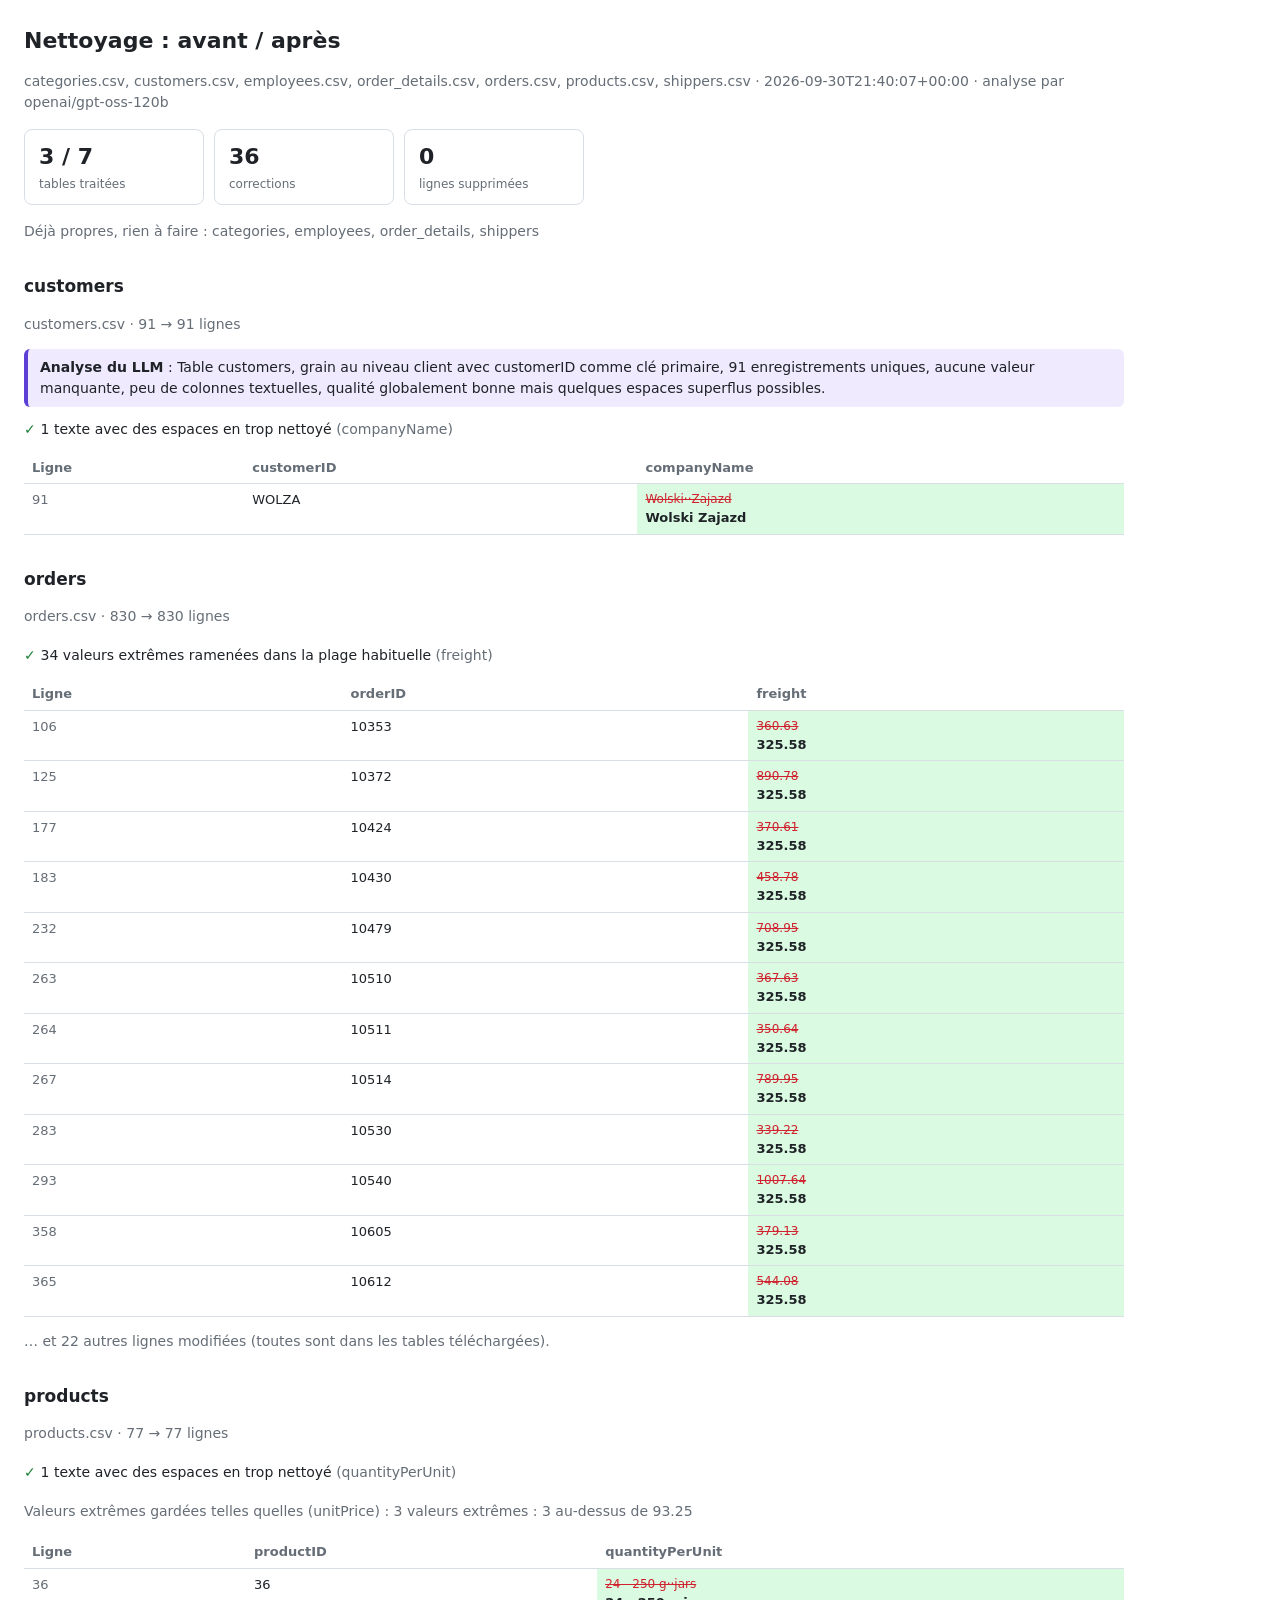
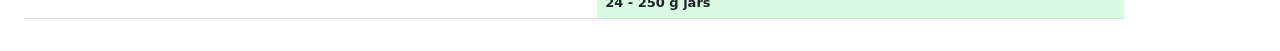
<file: history/runs/clean_20260930T213550207058Z/comparaison.html>
<!doctype html><html lang='fr'><meta charset='utf-8'><title>Nettoyage : avant / après</title><style>
:root{--text:#1f2328;--muted:#656d76;--border:#d8dee4;--accent:#5b3fd6;--soft:#f6f7f9;--ok:#1a7f37;--ok-bg:#dafbe1;--bad:#cf222e;--bad-bg:#ffebe9}
body{font:14px/1.5 system-ui,-apple-system,"Segoe UI",sans-serif;margin:0;padding:24px;color:var(--text);background:#fff;max-width:1100px}
h1{font-size:22px;margin:0 0 4px}h2{font-size:17px;margin:32px 0 6px}.muted{color:var(--muted)}
.kpis{display:flex;gap:10px;flex-wrap:wrap;margin:16px 0}.kpi{border:1px solid var(--border);border-radius:8px;padding:10px 14px;min-width:150px}
.kpi b{display:block;font-size:22px}.kpi span{color:var(--muted);font-size:12px}
ul.done{list-style:none;padding:0;margin:8px 0}ul.done li{padding:4px 0}ul.done li:before{content:"✓ ";color:var(--ok);font-weight:700}
.llm{background:#efeafe;border-left:4px solid var(--accent);padding:8px 12px;border-radius:6px;margin:8px 0}
table{border-collapse:collapse;margin:8px 0;font-size:13px;width:100%}th,td{border-bottom:1px solid var(--border);padding:6px 8px;text-align:left;vertical-align:top}
th{color:var(--muted);font-weight:600}td.ch{background:var(--ok-bg)}.old{display:block;color:var(--bad);text-decoration:line-through;font-size:12px}
.new{font-weight:600}.chip{display:inline-block;padding:1px 8px;border-radius:999px;background:var(--bad-bg);color:var(--bad);font-size:12px}
</style>
<h1>Nettoyage : avant / après</h1>
<p class='muted'>categories.csv, customers.csv, employees.csv, order_details.csv, orders.csv, products.csv, shippers.csv · 2026-09-30T21:40:07+00:00 · analyse par openai/gpt-oss-120b</p>
<div class='kpis'><div class='kpi'><b>3 / 7</b><span>tables traitées</span></div><div class='kpi'><b>36</b><span>corrections</span></div><div class='kpi'><b>0</b><span>lignes supprimées</span></div></div>
<p class='muted'>Déjà propres, rien à faire : categories, employees, order_details, shippers</p>
<h2>customers</h2><p class='muted'>customers.csv · 91 → 91 lignes</p>
<div class='llm'><b>Analyse du LLM</b> : Table customers, grain au niveau client avec customerID comme clé primaire, 91 enregistrements uniques, aucune valeur manquante, peu de colonnes textuelles, qualité globalement bonne mais quelques espaces superflus possibles.</div>
<ul class='done'><li>1 texte avec des espaces en trop nettoyé <span class='muted'>(companyName)</span></li></ul>
<table><tr><th>Ligne</th><th>customerID</th><th>companyName</th></tr>
<tr><td class='muted'>91</td><td>WOLZA</td><td class='ch'><span class='old'>Wolski··Zajazd</span><span class='new'>Wolski Zajazd</span></td></tr>
</table>
<h2>orders</h2><p class='muted'>orders.csv · 830 → 830 lignes</p>
<ul class='done'><li>34 valeurs extrêmes ramenées dans la plage habituelle <span class='muted'>(freight)</span></li></ul>
<table><tr><th>Ligne</th><th>orderID</th><th>freight</th></tr>
<tr><td class='muted'>106</td><td>10353</td><td class='ch'><span class='old'>360.63</span><span class='new'>325.58</span></td></tr>
<tr><td class='muted'>125</td><td>10372</td><td class='ch'><span class='old'>890.78</span><span class='new'>325.58</span></td></tr>
<tr><td class='muted'>177</td><td>10424</td><td class='ch'><span class='old'>370.61</span><span class='new'>325.58</span></td></tr>
<tr><td class='muted'>183</td><td>10430</td><td class='ch'><span class='old'>458.78</span><span class='new'>325.58</span></td></tr>
<tr><td class='muted'>232</td><td>10479</td><td class='ch'><span class='old'>708.95</span><span class='new'>325.58</span></td></tr>
<tr><td class='muted'>263</td><td>10510</td><td class='ch'><span class='old'>367.63</span><span class='new'>325.58</span></td></tr>
<tr><td class='muted'>264</td><td>10511</td><td class='ch'><span class='old'>350.64</span><span class='new'>325.58</span></td></tr>
<tr><td class='muted'>267</td><td>10514</td><td class='ch'><span class='old'>789.95</span><span class='new'>325.58</span></td></tr>
<tr><td class='muted'>283</td><td>10530</td><td class='ch'><span class='old'>339.22</span><span class='new'>325.58</span></td></tr>
<tr><td class='muted'>293</td><td>10540</td><td class='ch'><span class='old'>1007.64</span><span class='new'>325.58</span></td></tr>
<tr><td class='muted'>358</td><td>10605</td><td class='ch'><span class='old'>379.13</span><span class='new'>325.58</span></td></tr>
<tr><td class='muted'>365</td><td>10612</td><td class='ch'><span class='old'>544.08</span><span class='new'>325.58</span></td></tr>
</table>
<p class='muted'>… et 22 autres lignes modifiées (toutes sont dans les tables téléchargées).</p>
<h2>products</h2><p class='muted'>products.csv · 77 → 77 lignes</p>
<ul class='done'><li>1 texte avec des espaces en trop nettoyé <span class='muted'>(quantityPerUnit)</span></li></ul>
<p class='muted'>Valeurs extrêmes gardées telles quelles (unitPrice) : 3 valeurs extrêmes : 3 au-dessus de 93.25</p>
<table><tr><th>Ligne</th><th>productID</th><th>quantityPerUnit</th></tr>
<tr><td class='muted'>36</td><td>36</td><td class='ch'><span class='old'>24 - 250 g··jars</span><span class='new'>24 - 250 g jars</span></td></tr>
</table>
</file>
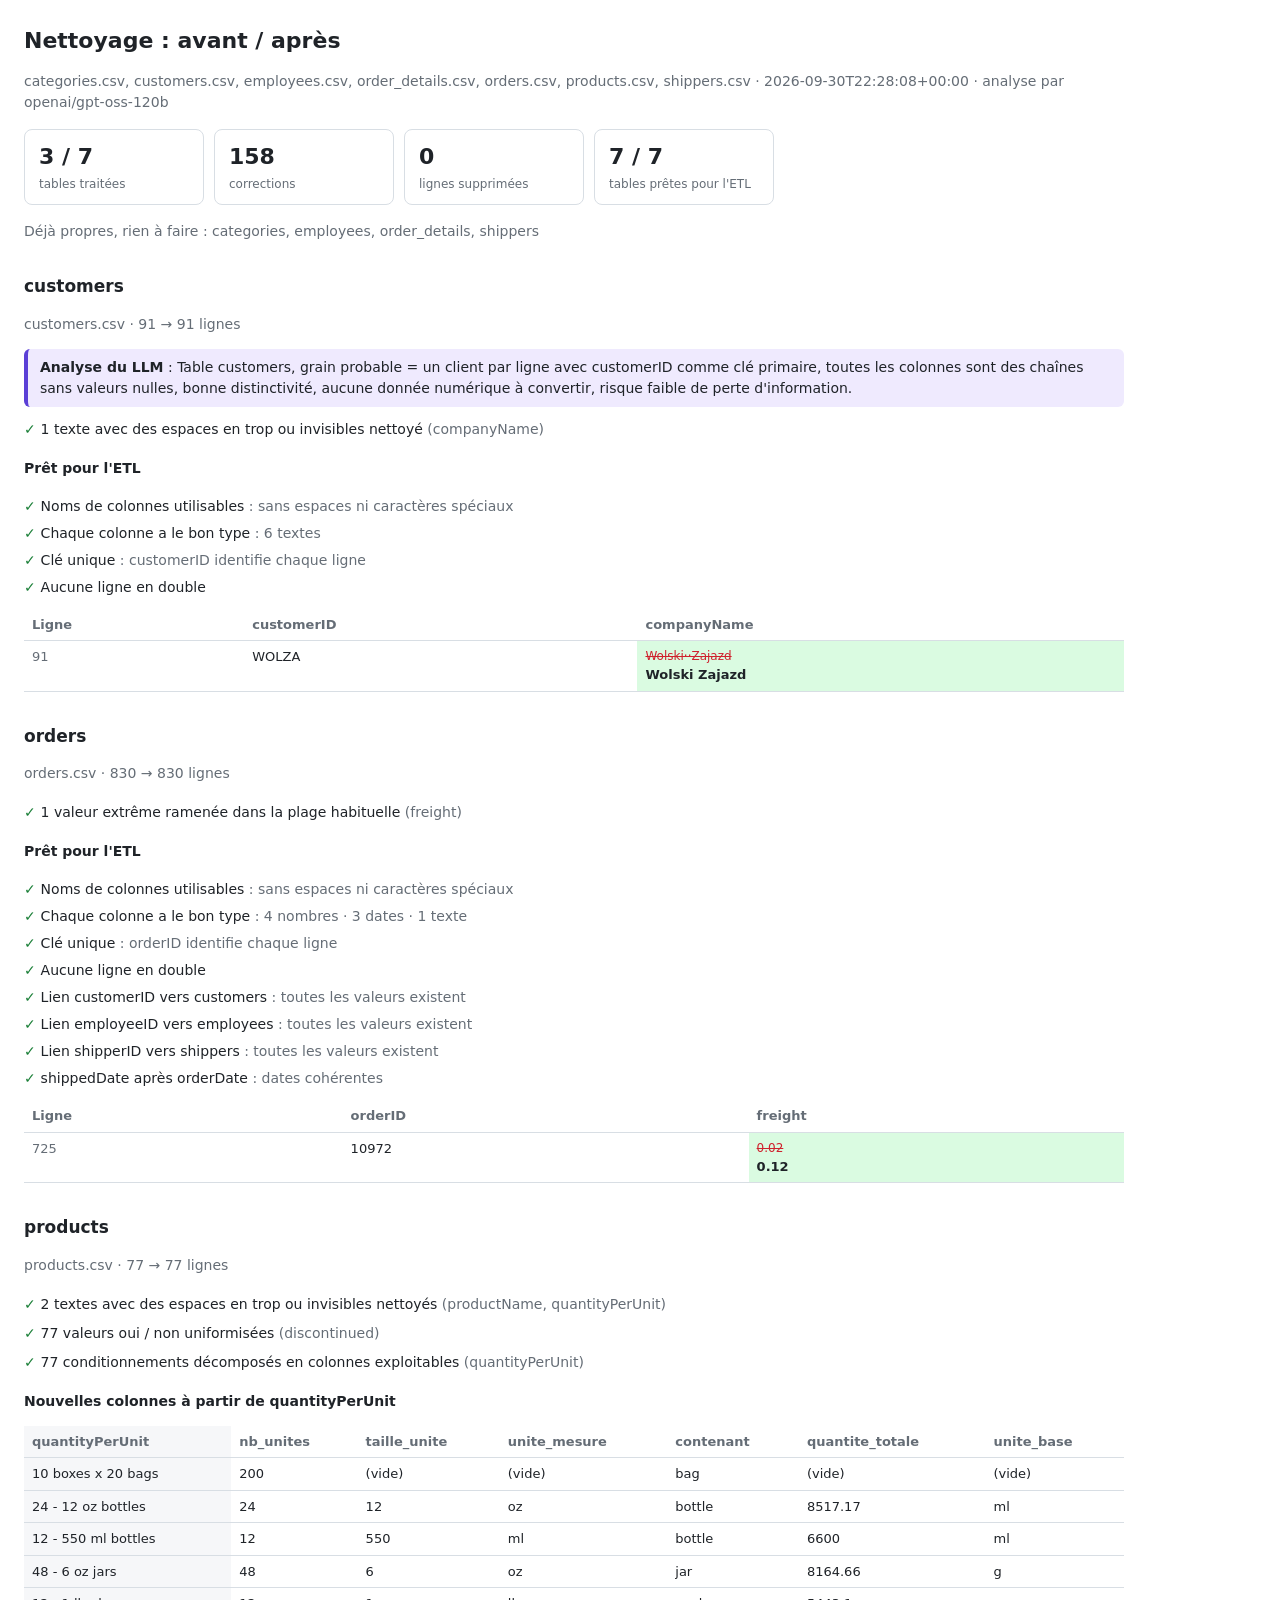
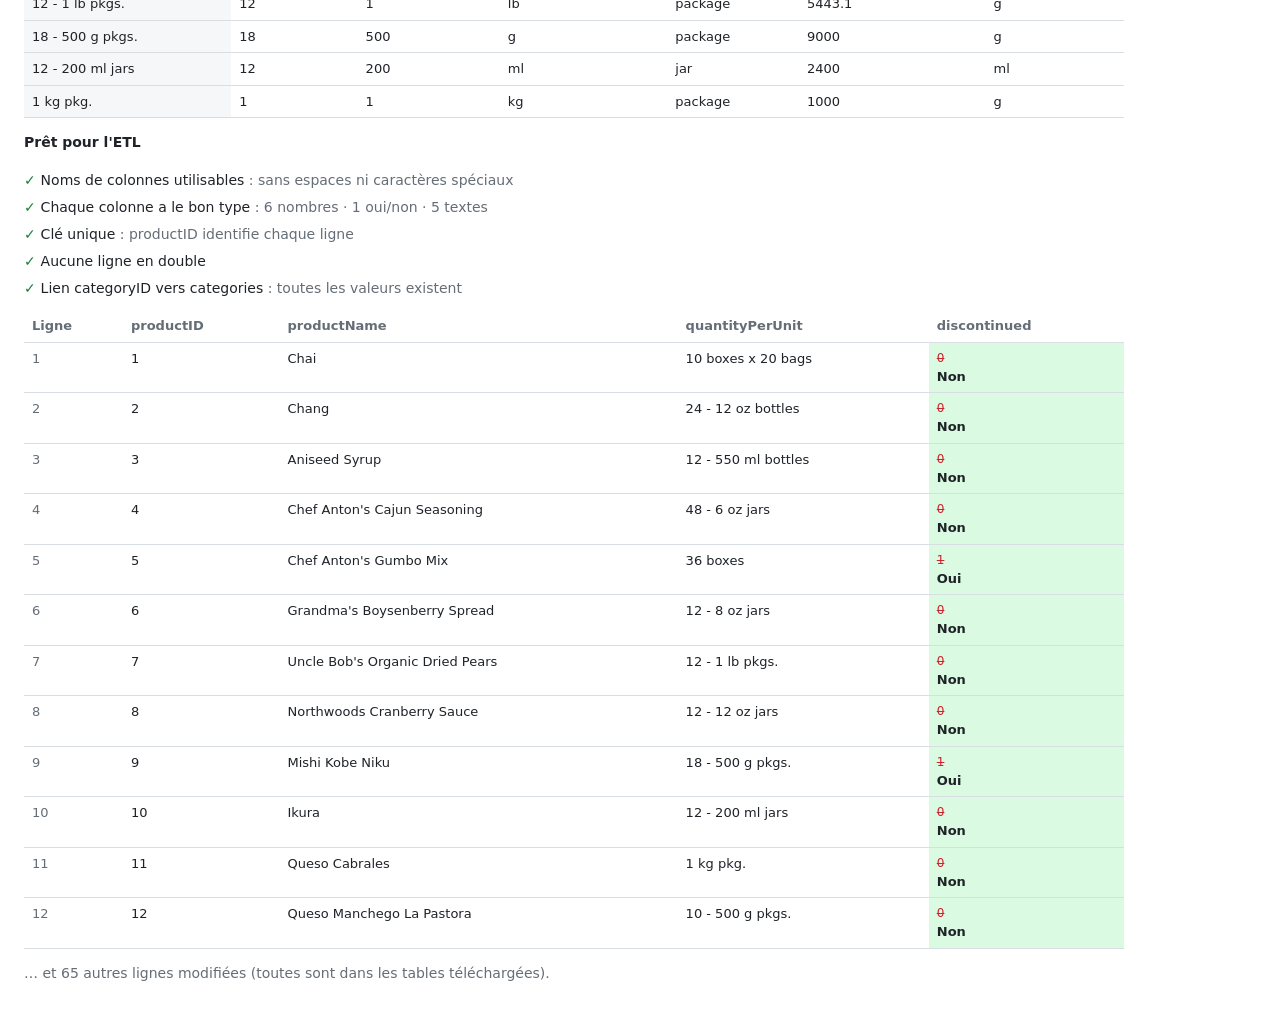
<file: history/runs/clean_20260930T222722898194Z/comparaison.html>
<!doctype html><html lang='fr'><meta charset='utf-8'><title>Nettoyage : avant / après</title><style>
:root{--text:#1f2328;--muted:#656d76;--border:#d8dee4;--accent:#5b3fd6;--soft:#f6f7f9;--ok:#1a7f37;--ok-bg:#dafbe1;--bad:#cf222e;--bad-bg:#ffebe9}
body{font:14px/1.5 system-ui,-apple-system,"Segoe UI",sans-serif;margin:0;padding:24px;color:var(--text);background:#fff;max-width:1100px}
h1{font-size:22px;margin:0 0 4px}h2{font-size:17px;margin:32px 0 6px}.muted{color:var(--muted)}
.kpis{display:flex;gap:10px;flex-wrap:wrap;margin:16px 0}.kpi{border:1px solid var(--border);border-radius:8px;padding:10px 14px;min-width:150px}
.kpi b{display:block;font-size:22px}.kpi span{color:var(--muted);font-size:12px}
ul.done{list-style:none;padding:0;margin:8px 0}ul.done li{padding:4px 0}ul.done li:before{content:"✓ ";color:var(--ok);font-weight:700}
.llm{background:#efeafe;border-left:4px solid var(--accent);padding:8px 12px;border-radius:6px;margin:8px 0}
table{border-collapse:collapse;margin:8px 0;font-size:13px;width:100%}th,td{border-bottom:1px solid var(--border);padding:6px 8px;text-align:left;vertical-align:top}
th{color:var(--muted);font-weight:600}td.ch{background:var(--ok-bg)}.old{display:block;color:var(--bad);text-decoration:line-through;font-size:12px}
.new{font-weight:600}.chip{display:inline-block;padding:1px 8px;border-radius:999px;background:var(--bad-bg);color:var(--bad);font-size:12px}
ul.checks{list-style:none;padding:0;margin:8px 0}ul.checks li{padding:3px 0}ul.checks .ok:before{content:"✓ ";color:var(--ok);font-weight:700}
ul.checks .ko:before{content:"✗ ";color:var(--bad);font-weight:700}ul.checks .info:before{content:"i ";color:var(--muted);font-weight:700}
th.src,td.src{background:var(--soft)}
</style>
<h1>Nettoyage : avant / après</h1>
<p class='muted'>categories.csv, customers.csv, employees.csv, order_details.csv, orders.csv, products.csv, shippers.csv · 2026-09-30T22:28:08+00:00 · analyse par openai/gpt-oss-120b</p>
<div class='kpis'><div class='kpi'><b>3 / 7</b><span>tables traitées</span></div><div class='kpi'><b>158</b><span>corrections</span></div><div class='kpi'><b>0</b><span>lignes supprimées</span></div><div class='kpi'><b>7 / 7</b><span>tables prêtes pour l'ETL</span></div></div>
<p class='muted'>Déjà propres, rien à faire : categories, employees, order_details, shippers</p>
<h2>customers</h2><p class='muted'>customers.csv · 91 → 91 lignes</p>
<div class='llm'><b>Analyse du LLM</b> : Table customers, grain probable = un client par ligne avec customerID comme clé primaire, toutes les colonnes sont des chaînes sans valeurs nulles, bonne distinctivité, aucune donnée numérique à convertir, risque faible de perte d&#x27;information.</div>
<ul class='done'><li>1 texte avec des espaces en trop ou invisibles nettoyé <span class='muted'>(companyName)</span></li></ul>
<p><b>Prêt pour l'ETL</b></p><ul class='checks'><li class='ok'>Noms de colonnes utilisables <span class='muted'>: sans espaces ni caractères spéciaux</span></li><li class='ok'>Chaque colonne a le bon type <span class='muted'>: 6 textes</span></li><li class='ok'>Clé unique <span class='muted'>: customerID identifie chaque ligne</span></li><li class='ok'>Aucune ligne en double</li></ul>
<table><tr><th>Ligne</th><th>customerID</th><th>companyName</th></tr>
<tr><td class='muted'>91</td><td>WOLZA</td><td class='ch'><span class='old'>Wolski··Zajazd</span><span class='new'>Wolski Zajazd</span></td></tr>
</table>
<h2>orders</h2><p class='muted'>orders.csv · 830 → 830 lignes</p>
<ul class='done'><li>1 valeur extrême ramenée dans la plage habituelle <span class='muted'>(freight)</span></li></ul>
<p><b>Prêt pour l'ETL</b></p><ul class='checks'><li class='ok'>Noms de colonnes utilisables <span class='muted'>: sans espaces ni caractères spéciaux</span></li><li class='ok'>Chaque colonne a le bon type <span class='muted'>: 4 nombres · 3 dates · 1 texte</span></li><li class='ok'>Clé unique <span class='muted'>: orderID identifie chaque ligne</span></li><li class='ok'>Aucune ligne en double</li><li class='ok'>Lien customerID vers customers <span class='muted'>: toutes les valeurs existent</span></li><li class='ok'>Lien employeeID vers employees <span class='muted'>: toutes les valeurs existent</span></li><li class='ok'>Lien shipperID vers shippers <span class='muted'>: toutes les valeurs existent</span></li><li class='ok'>shippedDate après orderDate <span class='muted'>: dates cohérentes</span></li></ul>
<table><tr><th>Ligne</th><th>orderID</th><th>freight</th></tr>
<tr><td class='muted'>725</td><td>10972</td><td class='ch'><span class='old'>0.02</span><span class='new'>0.12</span></td></tr>
</table>
<h2>products</h2><p class='muted'>products.csv · 77 → 77 lignes</p>
<ul class='done'><li>2 textes avec des espaces en trop ou invisibles nettoyés <span class='muted'>(productName, quantityPerUnit)</span></li><li>77 valeurs oui / non uniformisées <span class='muted'>(discontinued)</span></li><li>77 conditionnements décomposés en colonnes exploitables <span class='muted'>(quantityPerUnit)</span></li></ul>
<p><b>Nouvelles colonnes à partir de quantityPerUnit</b></p><table><tr><th class='src'>quantityPerUnit</th><th>nb_unites</th><th>taille_unite</th><th>unite_mesure</th><th>contenant</th><th>quantite_totale</th><th>unite_base</th></tr>
<tr><td class='src'>10 boxes x 20 bags</td><td>200</td><td>(vide)</td><td>(vide)</td><td>bag</td><td>(vide)</td><td>(vide)</td></tr>
<tr><td class='src'>24 - 12 oz bottles</td><td>24</td><td>12</td><td>oz</td><td>bottle</td><td>8517.17</td><td>ml</td></tr>
<tr><td class='src'>12 - 550 ml bottles</td><td>12</td><td>550</td><td>ml</td><td>bottle</td><td>6600</td><td>ml</td></tr>
<tr><td class='src'>48 - 6 oz jars</td><td>48</td><td>6</td><td>oz</td><td>jar</td><td>8164.66</td><td>g</td></tr>
<tr><td class='src'>12 - 1 lb pkgs.</td><td>12</td><td>1</td><td>lb</td><td>package</td><td>5443.1</td><td>g</td></tr>
<tr><td class='src'>18 - 500 g pkgs.</td><td>18</td><td>500</td><td>g</td><td>package</td><td>9000</td><td>g</td></tr>
<tr><td class='src'>12 - 200 ml jars</td><td>12</td><td>200</td><td>ml</td><td>jar</td><td>2400</td><td>ml</td></tr>
<tr><td class='src'>1 kg pkg.</td><td>1</td><td>1</td><td>kg</td><td>package</td><td>1000</td><td>g</td></tr>
</table>
<p><b>Prêt pour l'ETL</b></p><ul class='checks'><li class='ok'>Noms de colonnes utilisables <span class='muted'>: sans espaces ni caractères spéciaux</span></li><li class='ok'>Chaque colonne a le bon type <span class='muted'>: 6 nombres · 1 oui/non · 5 textes</span></li><li class='ok'>Clé unique <span class='muted'>: productID identifie chaque ligne</span></li><li class='ok'>Aucune ligne en double</li><li class='ok'>Lien categoryID vers categories <span class='muted'>: toutes les valeurs existent</span></li></ul>
<table><tr><th>Ligne</th><th>productID</th><th>productName</th><th>quantityPerUnit</th><th>discontinued</th></tr>
<tr><td class='muted'>1</td><td>1</td><td>Chai</td><td>10 boxes x 20 bags</td><td class='ch'><span class='old'>0</span><span class='new'>Non</span></td></tr>
<tr><td class='muted'>2</td><td>2</td><td>Chang</td><td>24 - 12 oz bottles</td><td class='ch'><span class='old'>0</span><span class='new'>Non</span></td></tr>
<tr><td class='muted'>3</td><td>3</td><td>Aniseed Syrup</td><td>12 - 550 ml bottles</td><td class='ch'><span class='old'>0</span><span class='new'>Non</span></td></tr>
<tr><td class='muted'>4</td><td>4</td><td>Chef Anton&#x27;s Cajun Seasoning</td><td>48 - 6 oz jars</td><td class='ch'><span class='old'>0</span><span class='new'>Non</span></td></tr>
<tr><td class='muted'>5</td><td>5</td><td>Chef Anton&#x27;s Gumbo Mix</td><td>36 boxes</td><td class='ch'><span class='old'>1</span><span class='new'>Oui</span></td></tr>
<tr><td class='muted'>6</td><td>6</td><td>Grandma&#x27;s Boysenberry Spread</td><td>12 - 8 oz jars</td><td class='ch'><span class='old'>0</span><span class='new'>Non</span></td></tr>
<tr><td class='muted'>7</td><td>7</td><td>Uncle Bob&#x27;s Organic Dried Pears</td><td>12 - 1 lb pkgs.</td><td class='ch'><span class='old'>0</span><span class='new'>Non</span></td></tr>
<tr><td class='muted'>8</td><td>8</td><td>Northwoods Cranberry Sauce</td><td>12 - 12 oz jars</td><td class='ch'><span class='old'>0</span><span class='new'>Non</span></td></tr>
<tr><td class='muted'>9</td><td>9</td><td>Mishi Kobe Niku</td><td>18 - 500 g pkgs.</td><td class='ch'><span class='old'>1</span><span class='new'>Oui</span></td></tr>
<tr><td class='muted'>10</td><td>10</td><td>Ikura</td><td>12 - 200 ml jars</td><td class='ch'><span class='old'>0</span><span class='new'>Non</span></td></tr>
<tr><td class='muted'>11</td><td>11</td><td>Queso Cabrales</td><td>1 kg pkg.</td><td class='ch'><span class='old'>0</span><span class='new'>Non</span></td></tr>
<tr><td class='muted'>12</td><td>12</td><td>Queso Manchego La Pastora</td><td>10 - 500 g pkgs.</td><td class='ch'><span class='old'>0</span><span class='new'>Non</span></td></tr>
</table>
<p class='muted'>… et 65 autres lignes modifiées (toutes sont dans les tables téléchargées).</p>
</file>
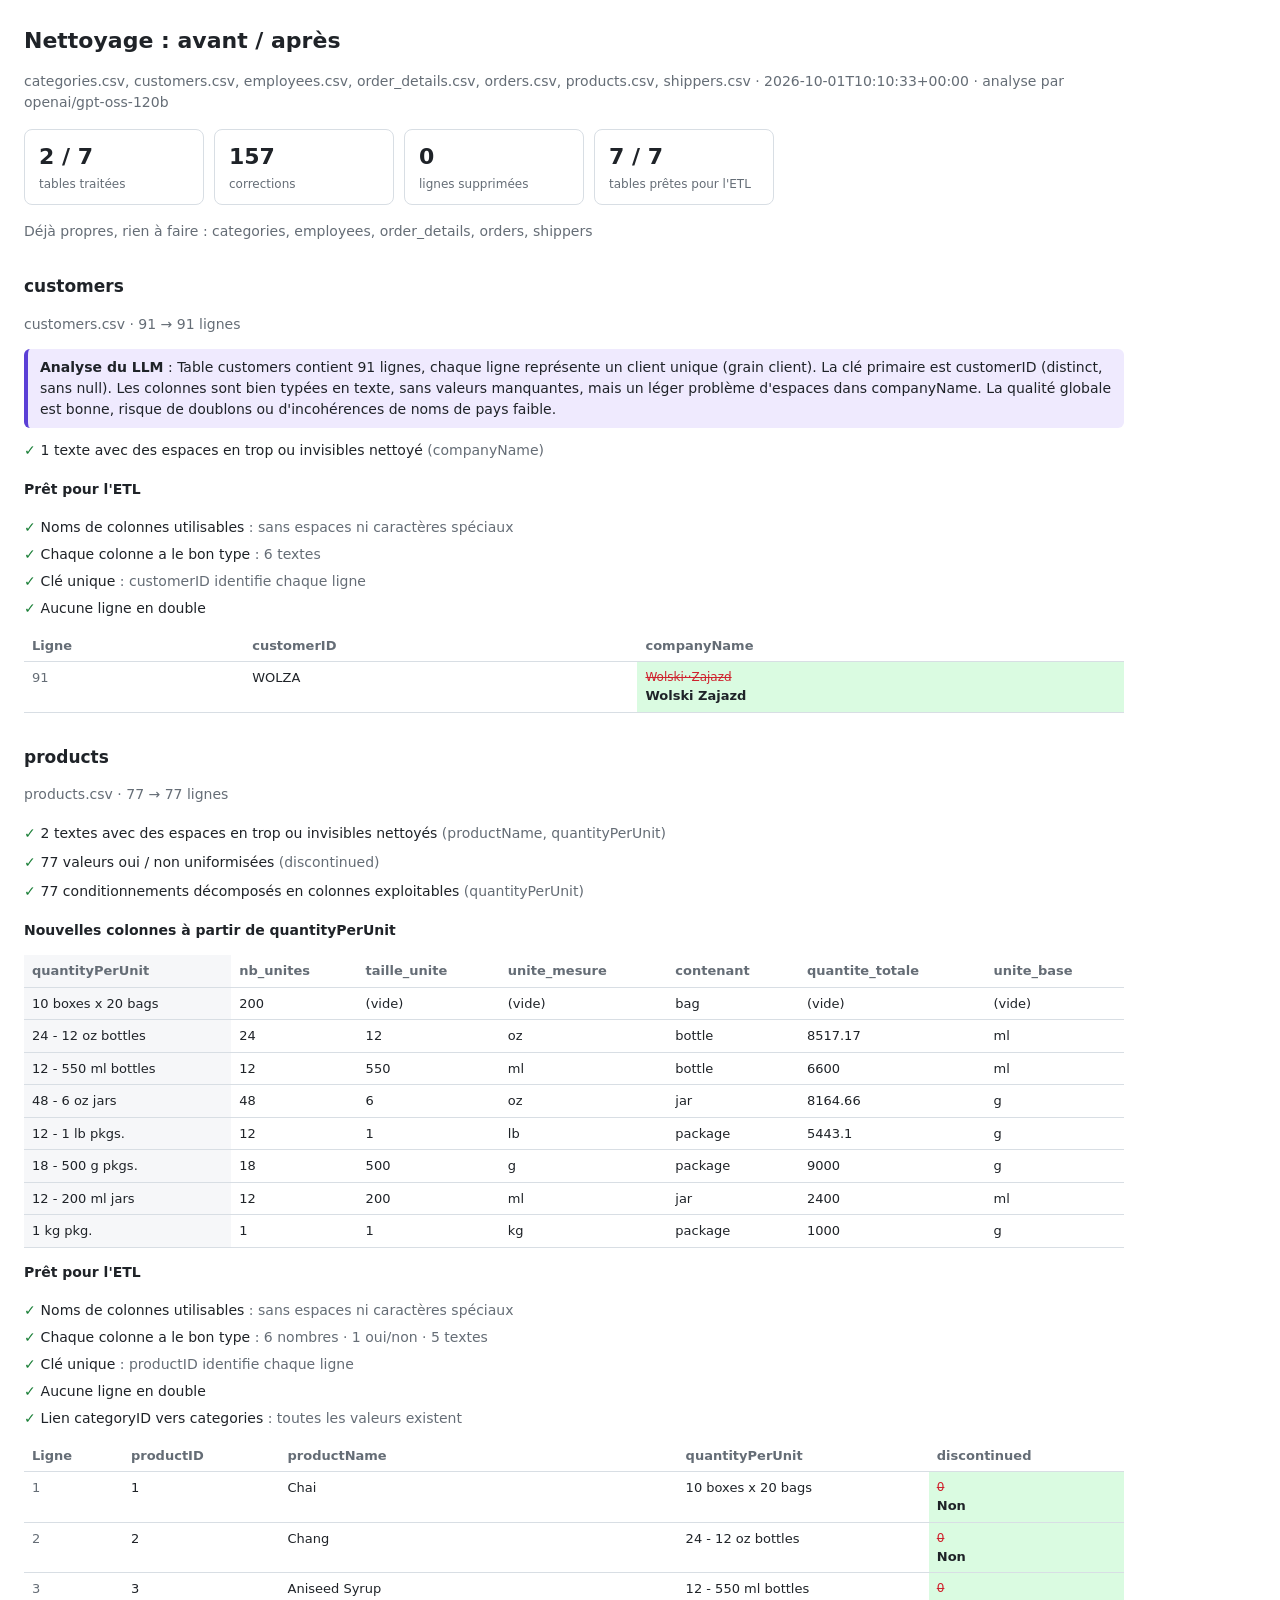
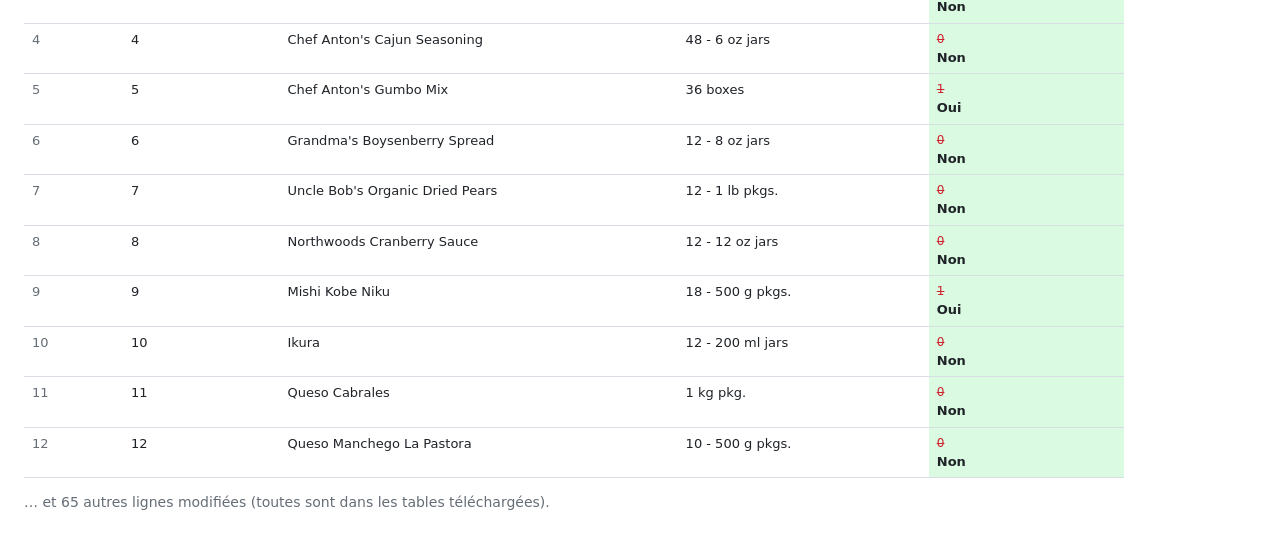
<file: history/runs/clean_20261001T100846287596Z/comparaison.html>
<!doctype html><html lang='fr'><meta charset='utf-8'><title>Nettoyage : avant / après</title><style>
:root{--text:#1f2328;--muted:#656d76;--border:#d8dee4;--accent:#5b3fd6;--soft:#f6f7f9;--ok:#1a7f37;--ok-bg:#dafbe1;--bad:#cf222e;--bad-bg:#ffebe9}
body{font:14px/1.5 system-ui,-apple-system,"Segoe UI",sans-serif;margin:0;padding:24px;color:var(--text);background:#fff;max-width:1100px}
h1{font-size:22px;margin:0 0 4px}h2{font-size:17px;margin:32px 0 6px}.muted{color:var(--muted)}
.kpis{display:flex;gap:10px;flex-wrap:wrap;margin:16px 0}.kpi{border:1px solid var(--border);border-radius:8px;padding:10px 14px;min-width:150px}
.kpi b{display:block;font-size:22px}.kpi span{color:var(--muted);font-size:12px}
ul.done{list-style:none;padding:0;margin:8px 0}ul.done li{padding:4px 0}ul.done li:before{content:"✓ ";color:var(--ok);font-weight:700}
.llm{background:#efeafe;border-left:4px solid var(--accent);padding:8px 12px;border-radius:6px;margin:8px 0}
table{border-collapse:collapse;margin:8px 0;font-size:13px;width:100%}th,td{border-bottom:1px solid var(--border);padding:6px 8px;text-align:left;vertical-align:top}
th{color:var(--muted);font-weight:600}td.ch{background:var(--ok-bg)}.old{display:block;color:var(--bad);text-decoration:line-through;font-size:12px}
.new{font-weight:600}.chip{display:inline-block;padding:1px 8px;border-radius:999px;background:var(--bad-bg);color:var(--bad);font-size:12px}
ul.checks{list-style:none;padding:0;margin:8px 0}ul.checks li{padding:3px 0}ul.checks .ok:before{content:"✓ ";color:var(--ok);font-weight:700}
ul.checks .ko:before{content:"✗ ";color:var(--bad);font-weight:700}ul.checks .info:before{content:"i ";color:var(--muted);font-weight:700}
th.src,td.src{background:var(--soft)}
</style>
<h1>Nettoyage : avant / après</h1>
<p class='muted'>categories.csv, customers.csv, employees.csv, order_details.csv, orders.csv, products.csv, shippers.csv · 2026-10-01T10:10:33+00:00 · analyse par openai/gpt-oss-120b</p>
<div class='kpis'><div class='kpi'><b>2 / 7</b><span>tables traitées</span></div><div class='kpi'><b>157</b><span>corrections</span></div><div class='kpi'><b>0</b><span>lignes supprimées</span></div><div class='kpi'><b>7 / 7</b><span>tables prêtes pour l'ETL</span></div></div>
<p class='muted'>Déjà propres, rien à faire : categories, employees, order_details, orders, shippers</p>
<h2>customers</h2><p class='muted'>customers.csv · 91 → 91 lignes</p>
<div class='llm'><b>Analyse du LLM</b> : Table customers contient 91 lignes, chaque ligne représente un client unique (grain client). La clé primaire est customerID (distinct, sans null). Les colonnes sont bien typées en texte, sans valeurs manquantes, mais un léger problème d&#x27;espaces dans companyName. La qualité globale est bonne, risque de doublons ou d&#x27;incohérences de noms de pays faible.</div>
<ul class='done'><li>1 texte avec des espaces en trop ou invisibles nettoyé <span class='muted'>(companyName)</span></li></ul>
<p><b>Prêt pour l'ETL</b></p><ul class='checks'><li class='ok'>Noms de colonnes utilisables <span class='muted'>: sans espaces ni caractères spéciaux</span></li><li class='ok'>Chaque colonne a le bon type <span class='muted'>: 6 textes</span></li><li class='ok'>Clé unique <span class='muted'>: customerID identifie chaque ligne</span></li><li class='ok'>Aucune ligne en double</li></ul>
<table><tr><th>Ligne</th><th>customerID</th><th>companyName</th></tr>
<tr><td class='muted'>91</td><td>WOLZA</td><td class='ch'><span class='old'>Wolski··Zajazd</span><span class='new'>Wolski Zajazd</span></td></tr>
</table>
<h2>products</h2><p class='muted'>products.csv · 77 → 77 lignes</p>
<ul class='done'><li>2 textes avec des espaces en trop ou invisibles nettoyés <span class='muted'>(productName, quantityPerUnit)</span></li><li>77 valeurs oui / non uniformisées <span class='muted'>(discontinued)</span></li><li>77 conditionnements décomposés en colonnes exploitables <span class='muted'>(quantityPerUnit)</span></li></ul>
<p><b>Nouvelles colonnes à partir de quantityPerUnit</b></p><table><tr><th class='src'>quantityPerUnit</th><th>nb_unites</th><th>taille_unite</th><th>unite_mesure</th><th>contenant</th><th>quantite_totale</th><th>unite_base</th></tr>
<tr><td class='src'>10 boxes x 20 bags</td><td>200</td><td>(vide)</td><td>(vide)</td><td>bag</td><td>(vide)</td><td>(vide)</td></tr>
<tr><td class='src'>24 - 12 oz bottles</td><td>24</td><td>12</td><td>oz</td><td>bottle</td><td>8517.17</td><td>ml</td></tr>
<tr><td class='src'>12 - 550 ml bottles</td><td>12</td><td>550</td><td>ml</td><td>bottle</td><td>6600</td><td>ml</td></tr>
<tr><td class='src'>48 - 6 oz jars</td><td>48</td><td>6</td><td>oz</td><td>jar</td><td>8164.66</td><td>g</td></tr>
<tr><td class='src'>12 - 1 lb pkgs.</td><td>12</td><td>1</td><td>lb</td><td>package</td><td>5443.1</td><td>g</td></tr>
<tr><td class='src'>18 - 500 g pkgs.</td><td>18</td><td>500</td><td>g</td><td>package</td><td>9000</td><td>g</td></tr>
<tr><td class='src'>12 - 200 ml jars</td><td>12</td><td>200</td><td>ml</td><td>jar</td><td>2400</td><td>ml</td></tr>
<tr><td class='src'>1 kg pkg.</td><td>1</td><td>1</td><td>kg</td><td>package</td><td>1000</td><td>g</td></tr>
</table>
<p><b>Prêt pour l'ETL</b></p><ul class='checks'><li class='ok'>Noms de colonnes utilisables <span class='muted'>: sans espaces ni caractères spéciaux</span></li><li class='ok'>Chaque colonne a le bon type <span class='muted'>: 6 nombres · 1 oui/non · 5 textes</span></li><li class='ok'>Clé unique <span class='muted'>: productID identifie chaque ligne</span></li><li class='ok'>Aucune ligne en double</li><li class='ok'>Lien categoryID vers categories <span class='muted'>: toutes les valeurs existent</span></li></ul>
<table><tr><th>Ligne</th><th>productID</th><th>productName</th><th>quantityPerUnit</th><th>discontinued</th></tr>
<tr><td class='muted'>1</td><td>1</td><td>Chai</td><td>10 boxes x 20 bags</td><td class='ch'><span class='old'>0</span><span class='new'>Non</span></td></tr>
<tr><td class='muted'>2</td><td>2</td><td>Chang</td><td>24 - 12 oz bottles</td><td class='ch'><span class='old'>0</span><span class='new'>Non</span></td></tr>
<tr><td class='muted'>3</td><td>3</td><td>Aniseed Syrup</td><td>12 - 550 ml bottles</td><td class='ch'><span class='old'>0</span><span class='new'>Non</span></td></tr>
<tr><td class='muted'>4</td><td>4</td><td>Chef Anton&#x27;s Cajun Seasoning</td><td>48 - 6 oz jars</td><td class='ch'><span class='old'>0</span><span class='new'>Non</span></td></tr>
<tr><td class='muted'>5</td><td>5</td><td>Chef Anton&#x27;s Gumbo Mix</td><td>36 boxes</td><td class='ch'><span class='old'>1</span><span class='new'>Oui</span></td></tr>
<tr><td class='muted'>6</td><td>6</td><td>Grandma&#x27;s Boysenberry Spread</td><td>12 - 8 oz jars</td><td class='ch'><span class='old'>0</span><span class='new'>Non</span></td></tr>
<tr><td class='muted'>7</td><td>7</td><td>Uncle Bob&#x27;s Organic Dried Pears</td><td>12 - 1 lb pkgs.</td><td class='ch'><span class='old'>0</span><span class='new'>Non</span></td></tr>
<tr><td class='muted'>8</td><td>8</td><td>Northwoods Cranberry Sauce</td><td>12 - 12 oz jars</td><td class='ch'><span class='old'>0</span><span class='new'>Non</span></td></tr>
<tr><td class='muted'>9</td><td>9</td><td>Mishi Kobe Niku</td><td>18 - 500 g pkgs.</td><td class='ch'><span class='old'>1</span><span class='new'>Oui</span></td></tr>
<tr><td class='muted'>10</td><td>10</td><td>Ikura</td><td>12 - 200 ml jars</td><td class='ch'><span class='old'>0</span><span class='new'>Non</span></td></tr>
<tr><td class='muted'>11</td><td>11</td><td>Queso Cabrales</td><td>1 kg pkg.</td><td class='ch'><span class='old'>0</span><span class='new'>Non</span></td></tr>
<tr><td class='muted'>12</td><td>12</td><td>Queso Manchego La Pastora</td><td>10 - 500 g pkgs.</td><td class='ch'><span class='old'>0</span><span class='new'>Non</span></td></tr>
</table>
<p class='muted'>… et 65 autres lignes modifiées (toutes sont dans les tables téléchargées).</p>
</file>
